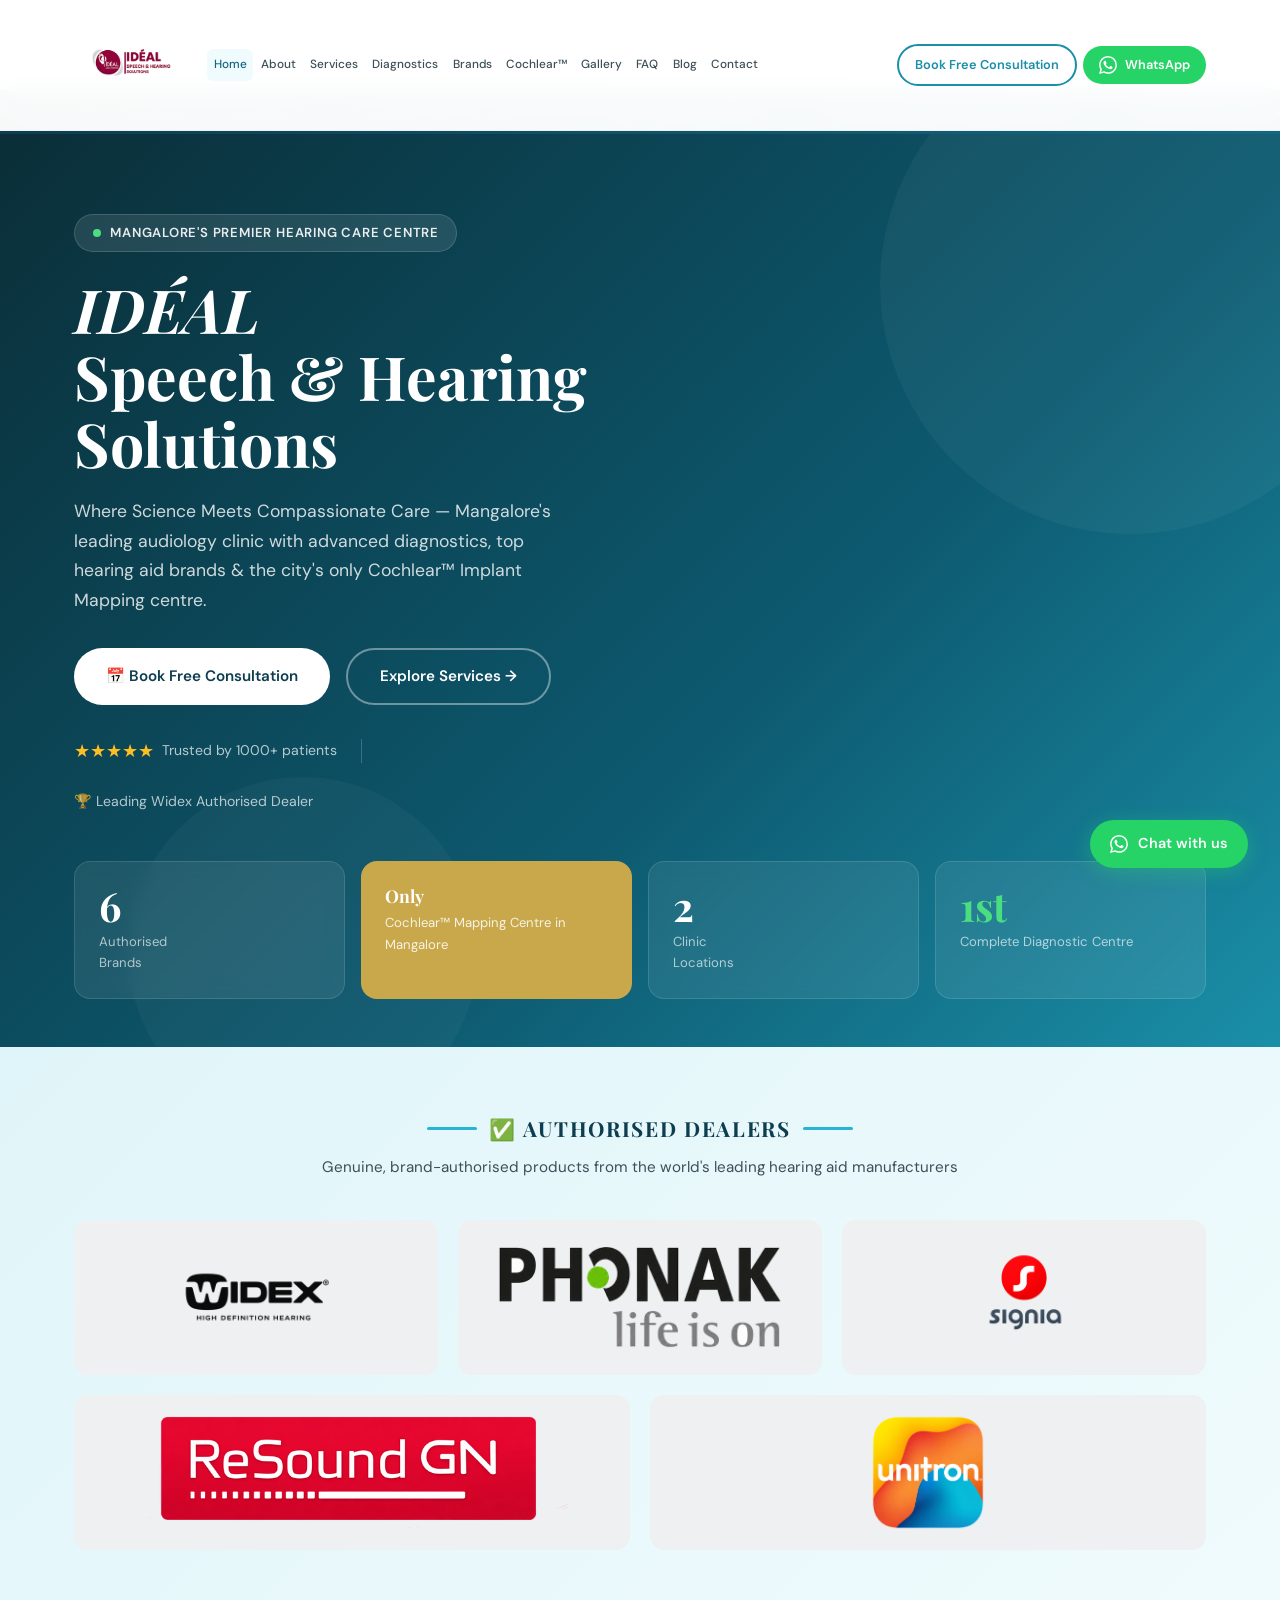
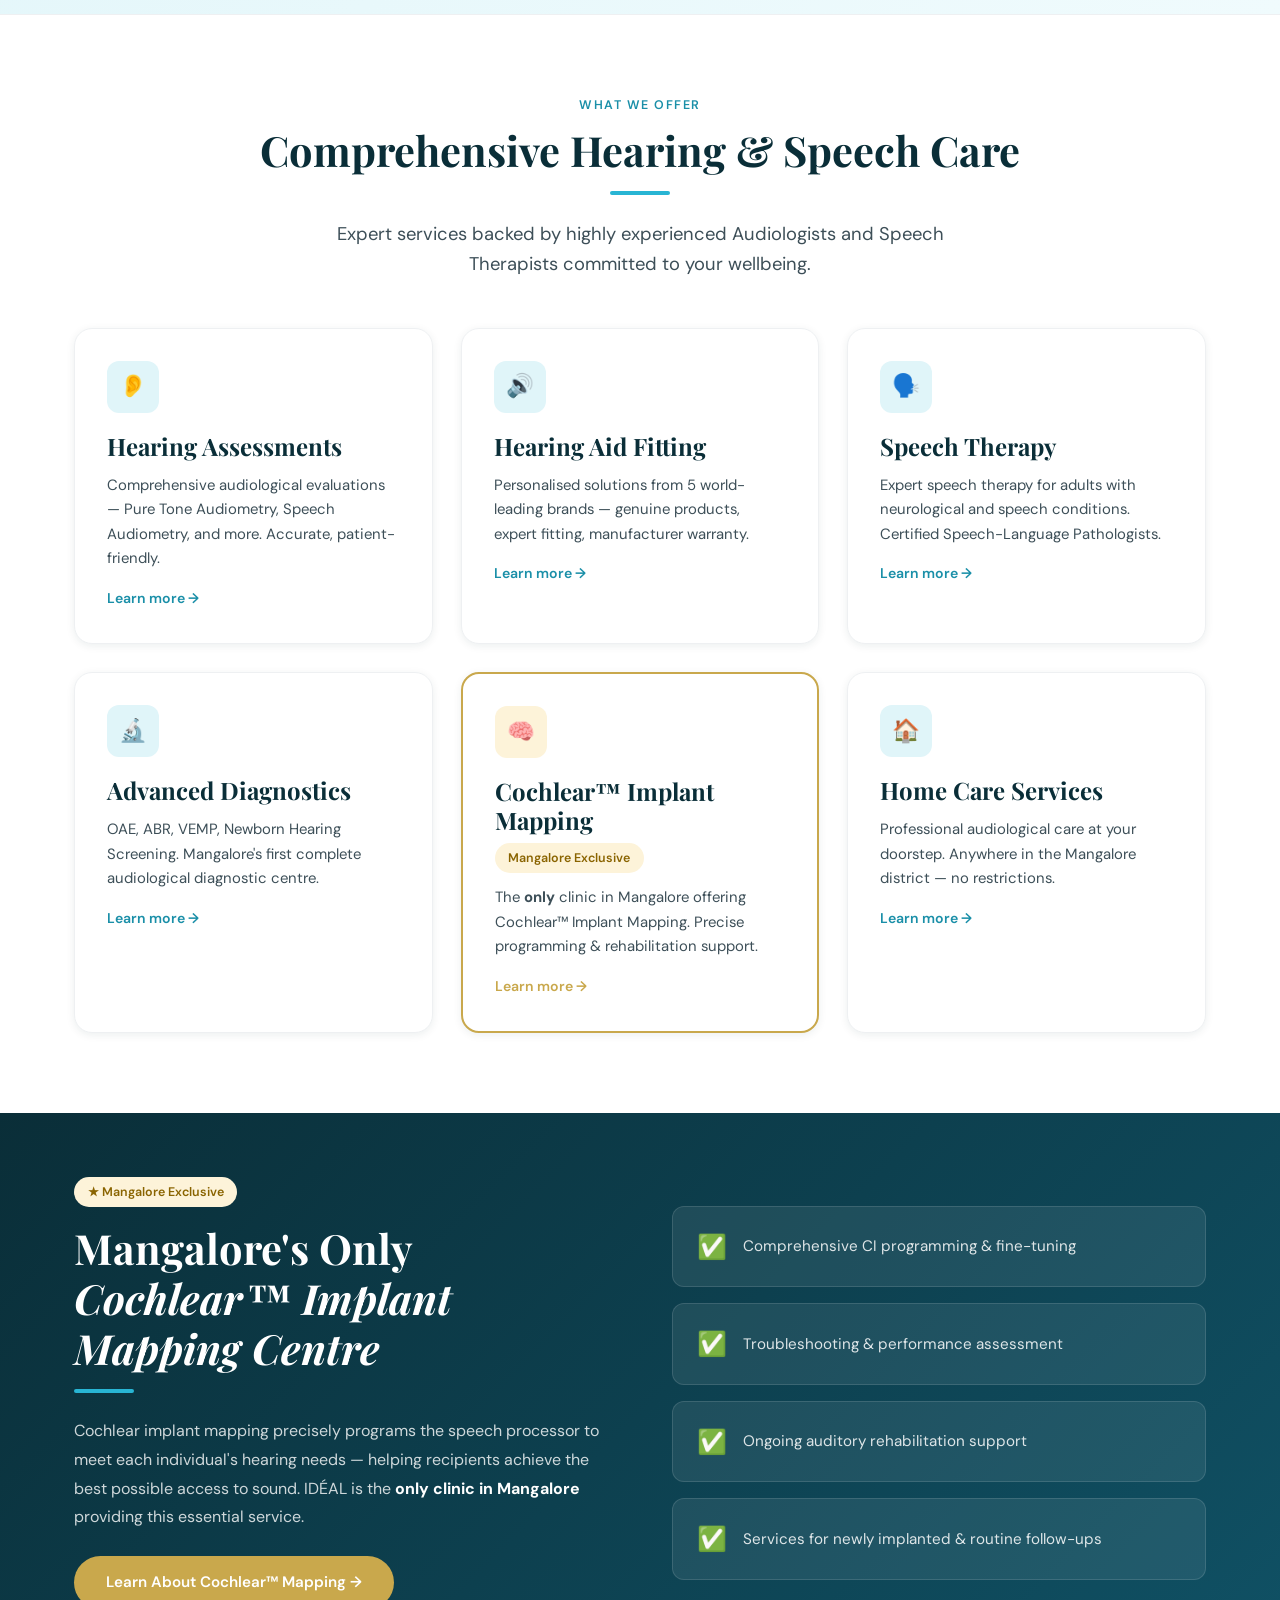
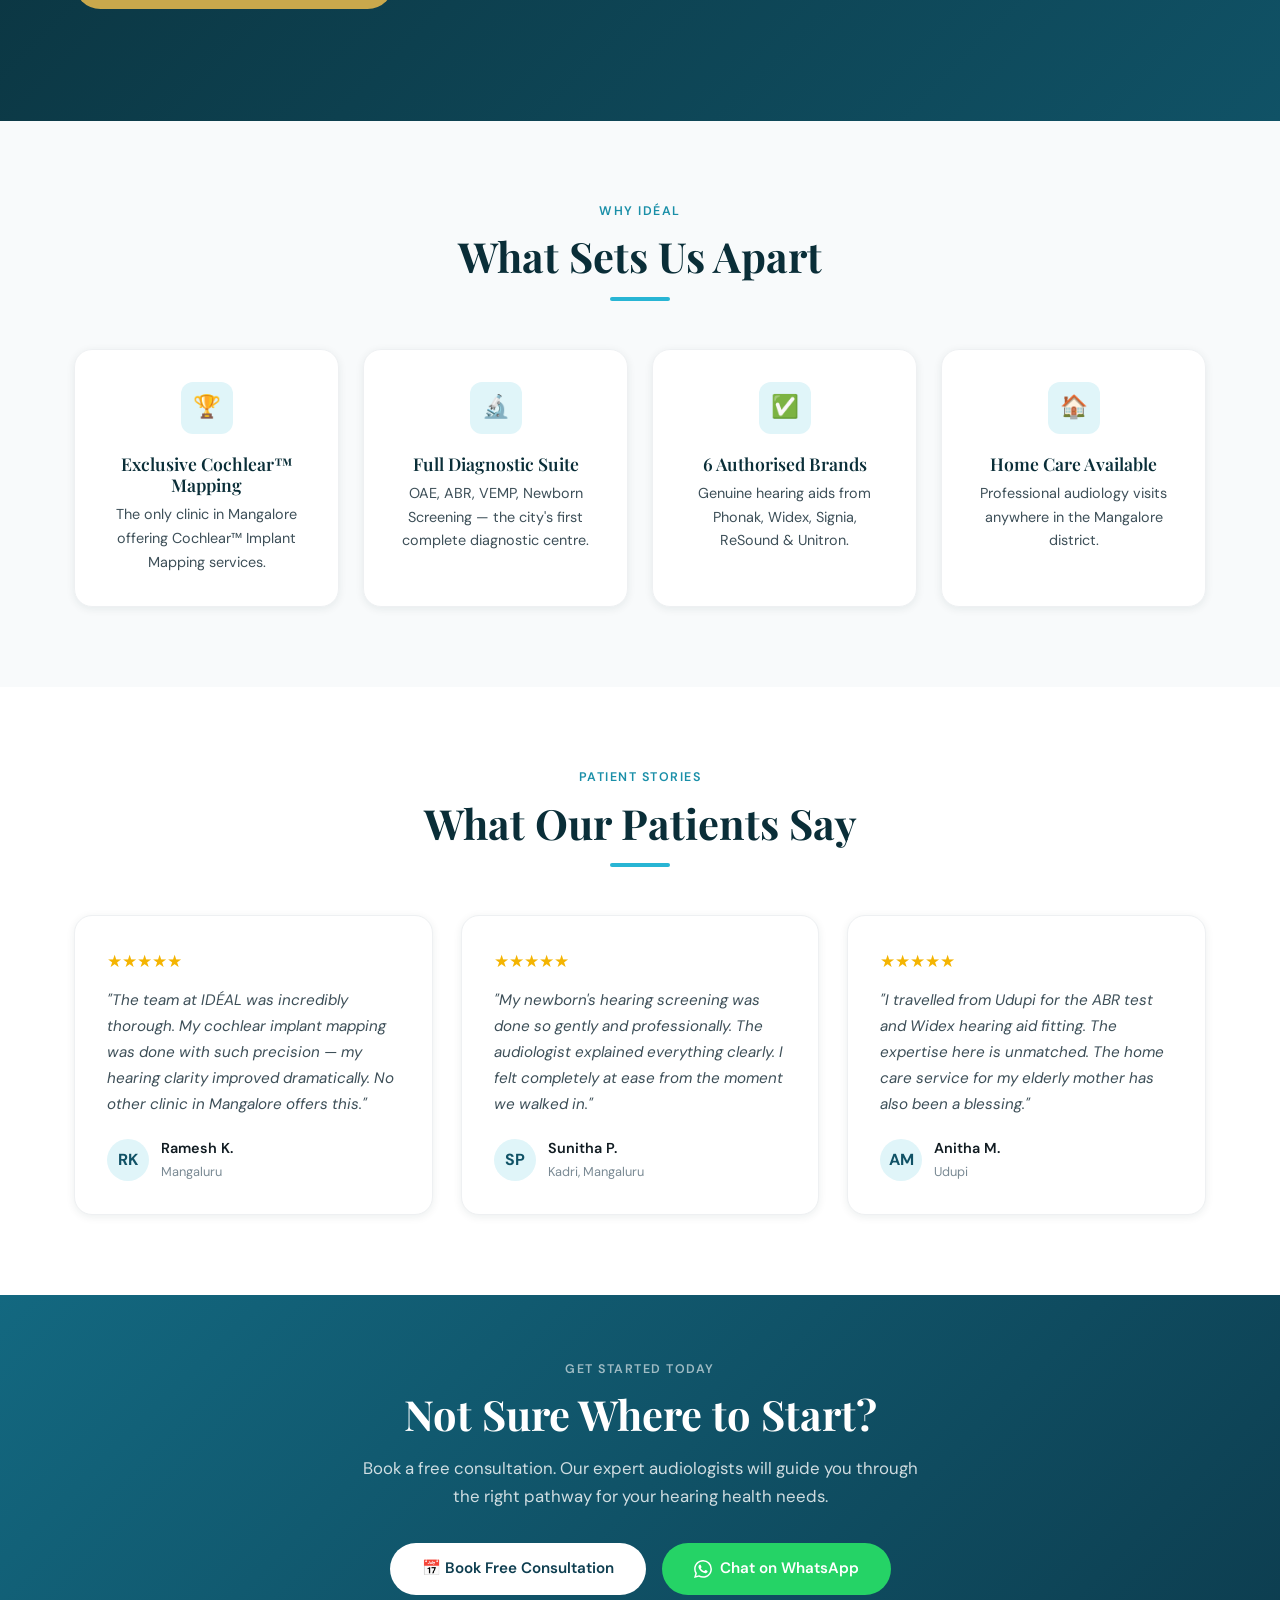
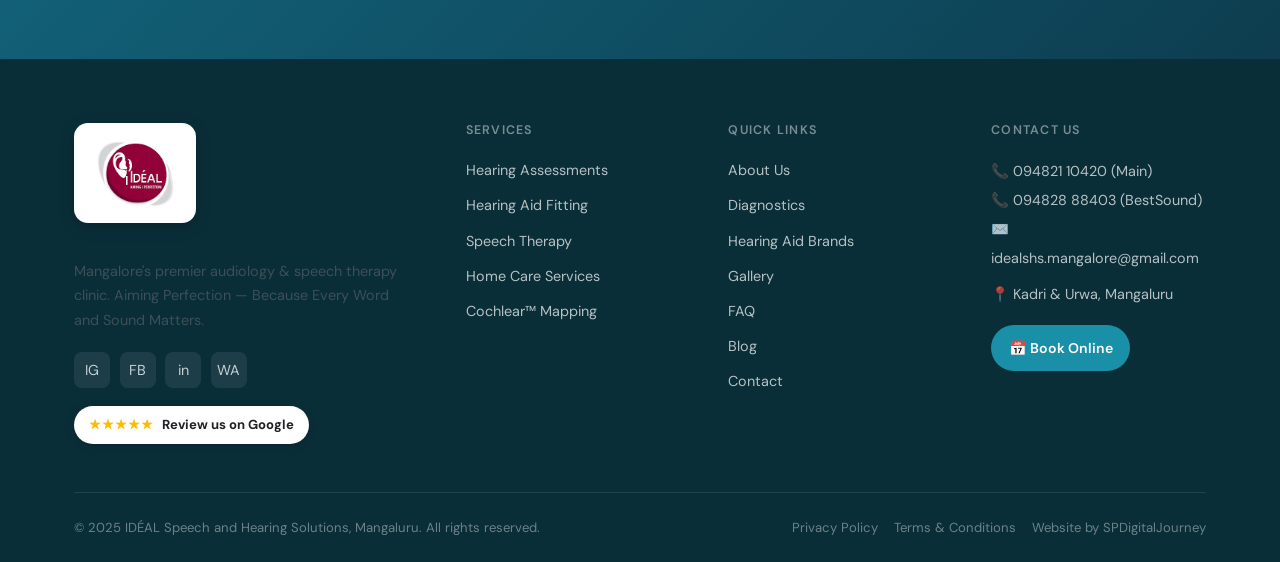
<file: index.html>
<!DOCTYPE html>
<html lang="en">
<head>
<meta charset="UTF-8">
<meta name="viewport" content="width=device-width,initial-scale=1.0">
<title>IDÉAL Speech & Hearing Solutions | Best Audiologist & Hearing Aid Centre Mangalore</title>
<meta name="description" content="IDÉAL Speech & Hearing Solutions — Mangalore's premier audiology clinic. Only Cochlear™ Implant Mapping centre. Authorised dealer for Phonak, Widex, Signia, ReSound & Unitron. Book a free consultation today.">
<meta name="keywords" content="audiologist Mangalore, hearing aid Mangalore, speech therapy Mangalore, Cochlear implant mapping Mangalore, OAE ABR VEMP test Mangalore, Phonak Widex Signia hearing aid, newborn hearing screening Mangalore, IDÉAL speech hearing Kadri, hearing loss Mangalore, best audiologist Mangalore">
<meta name="robots" content="index,follow">
<link rel="canonical" href="https://idealshs.com/">
<!-- Open Graph -->
<meta property="og:type" content="website">
<meta property="og:url" content="https://idealshs.com/">
<meta property="og:title" content="IDÉAL Speech & Hearing Solutions | Audiologist Mangalore">
<meta property="og:description" content="Mangalore's leading audiology clinic. Cochlear™ Implant Mapping. Authorised for Phonak, Widex, Signia, ReSound & Unitron. Book free consultation.">
<meta property="og:image" content="https://idealshs.com/og-image.jpg">
<meta property="og:locale" content="en_IN">
<!-- Twitter Card -->
<meta name="twitter:card" content="summary_large_image">
<meta name="twitter:title" content="IDÉAL Speech & Hearing Solutions | Audiologist Mangalore">
<meta name="twitter:description" content="Mangalore's leading audiology clinic. Only Cochlear™ Mapping centre. Free consultation.">
<!-- Schema.org -->
<script type="application/ld+json">
{
  "@context":"https://schema.org",
  "@type":"MedicalClinic",
  "name":"IDÉAL Speech and Hearing Solutions",
  "description":"Mangalore's premier audiology and speech therapy clinic. Authorised dealers for Phonak, Widex, Signia, ReSound, Unitron. Only Cochlear™ Implant Mapping centre in Mangalore.",
  "url":"https://idealshs.com",
  "telephone":"+919482110420",
  "email":"idealshs.mangalore@gmail.com",
  "address":{"@type":"PostalAddress","streetAddress":"No. 204, Indus Commercial Complex, Arya Samaj Rd, Kadri","addressLocality":"Mangaluru","addressRegion":"Karnataka","postalCode":"575003","addressCountry":"IN"},
  "geo":{"@type":"GeoCoordinates","latitude":12.8786,"longitude":74.8529},
  "openingHours":["Mo-Sa 09:00-19:00"],
  "medicalSpecialty":"Otolaryngology",
  "hasMap":"https://maps.google.com/?cid=7339975834892042304",
  "sameAs":["https://www.instagram.com/ideal_shs","https://www.facebook.com/people/Idéal-Speech-and-Hearing-Solutions/61573655292414/","https://www.linkedin.com/company/ideal-speech-and-hearing-solutions/"],
  "priceRange":"₹₹",
  "currenciesAccepted":"INR",
  "paymentAccepted":"Cash, UPI, Card"
}
</script>
<link rel="stylesheet" href="style.css">
</head>
<body>

<!-- NAVBAR -->
<nav class="navbar" id="navbar">
  <div class="container">
    <div class="navbar-inner">
      <a href="index.html" class="navbar-logo">
        <img src="logo.png" alt="IDÉAL Speech and Hearing Solutions">
      </a>
      <div class="nav-links"><a href="index.html" class="active">Home</a><a href="about.html">About</a><a href="services.html">Services</a><a href="diagnostics.html">Diagnostics</a><a href="brands.html">Brands</a><a href="cochlear.html">Cochlear™</a><a href="gallery.html">Gallery</a><a href="faq.html">FAQ</a><a href="blog.html">Blog</a><a href="contact.html">Contact</a></div>
      <div class="nav-cta">
        <a href="#" class="btn btn-outline btn-sm" data-modal="lead">Book Free Consultation</a>
        <a href="https://wa.me/919482110420" class="btn btn-wa btn-sm" target="_blank" rel="noopener">
          <svg viewBox="0 0 24 24" style="width:18px;height:18px;fill:currentColor"><path d="M17.472 14.382c-.297-.149-1.758-.867-2.03-.967-.273-.099-.471-.148-.67.15-.197.297-.767.966-.94 1.164-.173.199-.347.223-.644.075-.297-.15-1.255-.463-2.39-1.475-.883-.788-1.48-1.761-1.653-2.059-.173-.297-.018-.458.13-.606.134-.133.298-.347.446-.52.149-.174.198-.298.298-.497.099-.198.05-.371-.025-.52-.075-.149-.669-1.612-.916-2.207-.242-.579-.487-.5-.669-.51-.173-.008-.371-.01-.57-.01-.198 0-.52.074-.792.372-.272.297-1.04 1.016-1.04 2.479 0 1.462 1.065 2.875 1.213 3.074.149.198 2.096 3.2 5.077 4.487.709.306 1.262.489 1.694.625.712.227 1.36.195 1.871.118.571-.085 1.758-.719 2.006-1.413.248-.694.248-1.289.173-1.413-.074-.124-.272-.198-.57-.347m-5.421 7.403h-.004a9.87 9.87 0 01-5.031-1.378l-.361-.214-3.741.982.998-3.648-.235-.374a9.86 9.86 0 01-1.51-5.26c.001-5.45 4.436-9.884 9.888-9.884 2.64 0 5.122 1.03 6.988 2.898a9.825 9.825 0 012.893 6.994c-.003 5.45-4.437 9.884-9.885 9.884m8.413-18.297A11.815 11.815 0 0012.05 0C5.495 0 .16 5.335.157 11.892c0 2.096.547 4.142 1.588 5.945L.057 24l6.305-1.654a11.882 11.882 0 005.683 1.448h.005c6.554 0 11.89-5.335 11.893-11.893a11.821 11.821 0 00-3.48-8.413Z"/></svg>
          WhatsApp
        </a>
      </div>
      <button class="hamburger" aria-label="Toggle menu">
        <span></span><span></span><span></span>
      </button>
    </div>
  </div>
</nav>

<!-- MOBILE MENU -->
<div class="mobile-menu"><a href="index.html">Home</a><a href="about.html">About</a><a href="services.html">Services</a><a href="diagnostics.html">Diagnostics</a><a href="brands.html">Brands</a><a href="cochlear.html">Cochlear™</a><a href="gallery.html">Gallery</a><a href="faq.html">FAQ</a><a href="blog.html">Blog</a><a href="contact.html">Contact</a><a href="#" data-modal="lead" style="background:var(--teal-500);color:#fff;margin-top:.5rem">📅 Book Free Consultation</a></div>

<!-- MARQUEE STRIP -->
<div class="exclusive-strip" style="margin-top:90px">
  <div class="marquee-track">
    <div class="marquee-inner">
      <span>Only Cochlear™ Mapping Centre in Mangalore</span>
      <span>Authorised Dealer — Phonak · Widex · Signia · ReSound · Unitron</span>
      <span>City's First Complete Diagnostic Centre</span>
      <span>Advanced OAE · ABR · VEMP Testing</span>
      <span>Newborn Hearing Screening</span>
      <span>Home Visits — Anywhere in the District</span>
      <span>Wheelchair Accessible Clinic</span>
      <span>Free Consultation Available</span>
    </div>
    <div class="marquee-inner" aria-hidden="true">
      <span>Only Cochlear™ Mapping Centre in Mangalore</span>
      <span>Authorised Dealer — Phonak · Widex · Signia · ReSound · Unitron</span>
      <span>City's First Complete Diagnostic Centre</span>
      <span>Advanced OAE · ABR · VEMP Testing</span>
      <span>Newborn Hearing Screening</span>
      <span>Home Visits — Anywhere in the District</span>
      <span>Wheelchair Accessible Clinic</span>
      <span>Free Consultation Available</span>
    </div>
  </div>
</div>

<!-- HERO -->
<section class="hero-animate" style="background:linear-gradient(135deg,var(--teal-900) 0%,#0d5a70 60%,#1a8fa8 100%);padding:5rem 0 3rem;position:relative;overflow:hidden">
  <div style="position:absolute;top:-100px;right:-100px;width:500px;height:500px;border-radius:50%;background:rgba(255,255,255,.04)"></div>
  <div style="position:absolute;bottom:-80px;left:10%;width:350px;height:350px;border-radius:50%;background:rgba(255,255,255,.03)"></div>
  <div class="container" style="position:relative;z-index:1">
    <div class="hero-grid">
      <div>
        <div style="display:inline-flex;align-items:center;gap:.6rem;background:rgba(255,255,255,.1);border:1px solid rgba(255,255,255,.15);padding:.45rem 1.1rem;border-radius:50px;margin-bottom:1.5rem">
          <span style="width:8px;height:8px;background:#4ade80;border-radius:50%;animation:blink 1.5s infinite"></span>
          <span style="color:rgba(255,255,255,.9);font-size:.82rem;font-weight:600;letter-spacing:.06em">MANGALORE'S PREMIER HEARING CARE CENTRE</span>
        </div>
        <h1 style="color:#fff;font-size:clamp(2.2rem,5vw,3.8rem);margin-bottom:1.25rem;line-height:1.1">
          <em>IDÉAL</em><br>Speech &amp; Hearing<br>Solutions
        </h1>
        <p style="color:rgba(255,255,255,.8);font-size:1.1rem;max-width:500px;margin-bottom:2rem;line-height:1.7">
          Where Science Meets Compassionate Care — Mangalore's leading audiology clinic with advanced diagnostics, top hearing aid brands &amp; the city's only Cochlear™ Implant Mapping centre.
        </p>
        <div style="display:flex;gap:1rem;flex-wrap:wrap">
          <a href="#" class="btn btn-white" data-modal="lead">📅 Book Free Consultation</a>
          <a href="services.html" class="btn btn-outline" style="border-color:rgba(255,255,255,.4);color:#fff">Explore Services →</a>
        </div>
        <div style="display:flex;align-items:center;gap:1.5rem;margin-top:2rem;flex-wrap:wrap">
          <div style="display:flex;align-items:center;gap:.5rem">
            <span style="color:#fbbf24;font-size:1.1rem">★★★★★</span>
            <span style="color:rgba(255,255,255,.7);font-size:.88rem">Trusted by 1000+ patients</span>
          </div>
          <div style="width:1px;height:24px;background:rgba(255,255,255,.2)"></div>
          <span style="color:rgba(255,255,255,.7);font-size:.88rem">🏆 Leading Widex Authorised Dealer</span>
        </div>
      </div>
      <div class="hero-stats">
        <div class="hero-stat-card" style="background:rgba(255,255,255,.08);border:1px solid rgba(255,255,255,.12);border-radius:16px;padding:1.5rem;backdrop-filter:blur(8px)">
          <div style="font-family:var(--font-display);font-size:2.5rem;font-weight:700;color:#fff;line-height:1">6</div>
          <div style="font-size:.82rem;color:rgba(255,255,255,.65);margin-top:.3rem">Authorised<br>Brands</div>
        </div>
        <div style="background:var(--gold);border-radius:16px;padding:1.5rem">
          <div style="font-family:var(--font-display);font-size:1.1rem;font-weight:700;color:#fff;line-height:1.2">Only</div>
          <div style="font-size:.82rem;color:rgba(255,255,255,.85);margin-top:.4rem">Cochlear™ Mapping Centre in Mangalore</div>
        </div>
        <div style="background:rgba(255,255,255,.08);border:1px solid rgba(255,255,255,.12);border-radius:16px;padding:1.5rem;backdrop-filter:blur(8px)">
          <div style="font-family:var(--font-display);font-size:2.5rem;font-weight:700;color:#fff;line-height:1">2</div>
          <div style="font-size:.82rem;color:rgba(255,255,255,.65);margin-top:.3rem">Clinic<br>Locations</div>
        </div>
        <div style="background:rgba(255,255,255,.08);border:1px solid rgba(255,255,255,.12);border-radius:16px;padding:1.5rem;backdrop-filter:blur(8px)">
          <div style="font-family:var(--font-display);font-size:2.5rem;font-weight:700;color:#4ade80;line-height:1">1st</div>
          <div style="font-size:.82rem;color:rgba(255,255,255,.65);margin-top:.3rem">Complete Diagnostic Centre</div>
        </div>
      </div>
    </div>
  </div>
</section>
<style>@keyframes blink{0%,100%{opacity:1}50%{opacity:.4}}</style>

<!-- TRUST STRIP -->
<section style="background:linear-gradient(135deg,var(--teal-100),var(--teal-50));padding:4rem 0;border-bottom:1px solid var(--grey-100)">
  <div class="container">
    <div style="text-align:center;margin-bottom:2.5rem">
      <span style="display:inline-flex;align-items:center;gap:.75rem;font-size:1.3rem;font-weight:700;color:var(--teal-800);letter-spacing:.08em;text-transform:uppercase;font-family:var(--font-display)">
        <span style="width:50px;height:3px;background:var(--teal-400);display:inline-block;border-radius:2px"></span>
        ✅ Authorised Dealers
        <span style="width:50px;height:3px;background:var(--teal-400);display:inline-block;border-radius:2px"></span>
      </span>
      <p style="margin-top:.6rem;font-size:.95rem;color:var(--grey-700)">Genuine, brand-authorised products from the world's leading hearing aid manufacturers</p>
    </div>
    <div class="dealer-grid">
      <div class="dealer-card" style="justify-content:center">
        <img src="widex-logo.png" alt="Widex">
      </div>
      <div class="dealer-card" style="justify-content:center">
        <img src="phonak-logo.png" alt="Phonak">
      </div>
      <div class="dealer-card" style="justify-content:center">
        <img src="signia-logo.png" alt="Signia">
      </div>
      <div class="dealer-card" style="justify-content:center">
        <img src="resound-logo.png" alt="GN ReSound">
      </div>
      <div class="dealer-card" style="justify-content:center">
        <img src="unitron-logo.png" alt="Unitron">
      </div>
    </div>
  </div>
</section>

<!-- SERVICES PREVIEW -->
<section class="section">
  <div class="container">
    <div class="section-header text-center">
      <span class="section-label">What We Offer</span>
      <h2>Comprehensive Hearing &amp; Speech Care</h2>
      <div class="divider divider-center"></div>
      <p class="lead" style="margin:0 auto">Expert services backed by highly experienced Audiologists and Speech Therapists committed to your wellbeing.</p>
    </div>
    <div class="grid-3">
      <a href="services.html" class="card" style="text-decoration:none">
        <div class="card-icon">👂</div>
        <h3>Hearing Assessments</h3>
        <p style="margin-top:.75rem;font-size:.93rem">Comprehensive audiological evaluations — Pure Tone Audiometry, Speech Audiometry, and more. Accurate, patient-friendly.</p>
        <span style="color:var(--teal-500);font-size:.88rem;font-weight:600;margin-top:1rem;display:inline-block">Learn more →</span>
      </a>
      <a href="services.html" class="card" style="text-decoration:none">
        <div class="card-icon">🔊</div>
        <h3>Hearing Aid Fitting</h3>
        <p style="margin-top:.75rem;font-size:.93rem">Personalised solutions from 5 world-leading brands — genuine products, expert fitting, manufacturer warranty.</p>
        <span style="color:var(--teal-500);font-size:.88rem;font-weight:600;margin-top:1rem;display:inline-block">Learn more →</span>
      </a>
      <a href="services.html" class="card" style="text-decoration:none">
        <div class="card-icon">🗣️</div>
        <h3>Speech Therapy</h3>
        <p style="margin-top:.75rem;font-size:.93rem">Expert speech therapy for adults with neurological and speech conditions. Certified Speech-Language Pathologists.</p>
        <span style="color:var(--teal-500);font-size:.88rem;font-weight:600;margin-top:1rem;display:inline-block">Learn more →</span>
      </a>
      <a href="diagnostics.html" class="card" style="text-decoration:none">
        <div class="card-icon">🔬</div>
        <h3>Advanced Diagnostics</h3>
        <p style="margin-top:.75rem;font-size:.93rem">OAE, ABR, VEMP, Newborn Hearing Screening. Mangalore's first complete audiological diagnostic centre.</p>
        <span style="color:var(--teal-500);font-size:.88rem;font-weight:600;margin-top:1rem;display:inline-block">Learn more →</span>
      </a>
      <a href="cochlear.html" class="card" style="text-decoration:none;border:2px solid var(--gold)">
        <div class="card-icon" style="background:#fdf3d9">🧠</div>
        <div style="display:flex;align-items:center;gap:.6rem;margin-bottom:.5rem">
          <h3>Cochlear™ Implant Mapping</h3>
        </div>
        <span class="badge badge-gold" style="margin-bottom:.75rem">Mangalore Exclusive</span>
        <p style="font-size:.93rem">The <strong>only</strong> clinic in Mangalore offering Cochlear™ Implant Mapping. Precise programming &amp; rehabilitation support.</p>
        <span style="color:var(--gold);font-size:.88rem;font-weight:600;margin-top:1rem;display:inline-block">Learn more →</span>
      </a>
      <a href="services.html" class="card" style="text-decoration:none">
        <div class="card-icon">🏠</div>
        <h3>Home Care Services</h3>
        <p style="margin-top:.75rem;font-size:.93rem">Professional audiological care at your doorstep. Anywhere in the Mangalore district — no restrictions.</p>
        <span style="color:var(--teal-500);font-size:.88rem;font-weight:600;margin-top:1rem;display:inline-block">Learn more →</span>
      </a>
    </div>
  </div>
</section>

<!-- COCHLEAR EXCLUSIVE BANNER -->
<section style="background:linear-gradient(135deg,var(--teal-900),var(--teal-700));padding:4rem 0">
  <div class="container">
    <div class="hero-grid">
      <div>
        <span class="badge badge-gold" style="margin-bottom:1rem">★ Mangalore Exclusive</span>
        <h2 style="color:#fff;margin-bottom:1rem">Mangalore's Only<br><em>Cochlear™ Implant<br>Mapping Centre</em></h2>
        <div class="divider"></div>
        <p style="color:rgba(255,255,255,.8);margin-bottom:1.5rem;line-height:1.8">
          Cochlear implant mapping precisely programs the speech processor to meet each individual's hearing needs — helping recipients achieve the best possible access to sound. IDÉAL is the <strong style="color:#fff">only clinic in Mangalore</strong> providing this essential service.
        </p>
        <a href="cochlear.html" class="btn btn-gold">Learn About Cochlear™ Mapping →</a>
      </div>
      <div style="display:flex;flex-direction:column;gap:1rem">
        <div style="background:rgba(255,255,255,.08);border:1px solid rgba(255,255,255,.12);border-radius:12px;padding:1.25rem 1.5rem;display:flex;align-items:center;gap:1rem">
          <span style="font-size:1.5rem">✅</span>
          <span style="color:rgba(255,255,255,.85);font-size:.95rem">Comprehensive CI programming &amp; fine-tuning</span>
        </div>
        <div style="background:rgba(255,255,255,.08);border:1px solid rgba(255,255,255,.12);border-radius:12px;padding:1.25rem 1.5rem;display:flex;align-items:center;gap:1rem">
          <span style="font-size:1.5rem">✅</span>
          <span style="color:rgba(255,255,255,.85);font-size:.95rem">Troubleshooting &amp; performance assessment</span>
        </div>
        <div style="background:rgba(255,255,255,.08);border:1px solid rgba(255,255,255,.12);border-radius:12px;padding:1.25rem 1.5rem;display:flex;align-items:center;gap:1rem">
          <span style="font-size:1.5rem">✅</span>
          <span style="color:rgba(255,255,255,.85);font-size:.95rem">Ongoing auditory rehabilitation support</span>
        </div>
        <div style="background:rgba(255,255,255,.08);border:1px solid rgba(255,255,255,.12);border-radius:12px;padding:1.25rem 1.5rem;display:flex;align-items:center;gap:1rem">
          <span style="font-size:1.5rem">✅</span>
          <span style="color:rgba(255,255,255,.85);font-size:.95rem">Services for newly implanted &amp; routine follow-ups</span>
        </div>
      </div>
    </div>
  </div>
</section>

<!-- WHY CHOOSE US -->
<section class="section section-alt">
  <div class="container">
    <div class="section-header text-center">
      <span class="section-label">Why IDÉAL</span>
      <h2>What Sets Us Apart</h2>
      <div class="divider divider-center"></div>
    </div>
    <div class="grid-4">
      <div class="card text-center">
        <div class="card-icon" style="margin:0 auto 1.2rem">🏆</div>
        <h4>Exclusive Cochlear™ Mapping</h4>
        <p style="font-size:.9rem;margin-top:.5rem">The only clinic in Mangalore offering Cochlear™ Implant Mapping services.</p>
      </div>
      <div class="card text-center">
        <div class="card-icon" style="margin:0 auto 1.2rem">🔬</div>
        <h4>Full Diagnostic Suite</h4>
        <p style="font-size:.9rem;margin-top:.5rem">OAE, ABR, VEMP, Newborn Screening — the city's first complete diagnostic centre.</p>
      </div>
      <div class="card text-center">
        <div class="card-icon" style="margin:0 auto 1.2rem">✅</div>
        <h4>6 Authorised Brands</h4>
        <p style="font-size:.9rem;margin-top:.5rem">Genuine hearing aids from Phonak, Widex, Signia, ReSound &amp; Unitron.</p>
      </div>
      <div class="card text-center">
        <div class="card-icon" style="margin:0 auto 1.2rem">🏠</div>
        <h4>Home Care Available</h4>
        <p style="font-size:.9rem;margin-top:.5rem">Professional audiology visits anywhere in the Mangalore district.</p>
      </div>
    </div>
  </div>
</section>

<!-- TESTIMONIALS -->
<section class="section">
  <div class="container">
    <div class="section-header text-center">
      <span class="section-label">Patient Stories</span>
      <h2>What Our Patients Say</h2>
      <div class="divider divider-center"></div>
    </div>
    <div class="grid-3">
      <div class="testimonial-card">
        <div class="stars">★★★★★</div>
        <blockquote>"The team at IDÉAL was incredibly thorough. My cochlear implant mapping was done with such precision — my hearing clarity improved dramatically. No other clinic in Mangalore offers this."</blockquote>
        <div class="t-author"><div class="t-avatar">RK</div><div><div class="t-name">Ramesh K.</div><div class="t-loc">Mangaluru</div></div></div>
      </div>
      <div class="testimonial-card">
        <div class="stars">★★★★★</div>
        <blockquote>"My newborn's hearing screening was done so gently and professionally. The audiologist explained everything clearly. I felt completely at ease from the moment we walked in."</blockquote>
        <div class="t-author"><div class="t-avatar">SP</div><div><div class="t-name">Sunitha P.</div><div class="t-loc">Kadri, Mangaluru</div></div></div>
      </div>
      <div class="testimonial-card">
        <div class="stars">★★★★★</div>
        <blockquote>"I travelled from Udupi for the ABR test and Widex hearing aid fitting. The expertise here is unmatched. The home care service for my elderly mother has also been a blessing."</blockquote>
        <div class="t-author"><div class="t-avatar">AM</div><div><div class="t-name">Anitha M.</div><div class="t-loc">Udupi</div></div></div>
      </div>
    </div>
  </div>
</section>

<!-- LEAD CAPTURE CTA -->
<section style="background:linear-gradient(135deg,var(--teal-600),var(--teal-800));padding:4rem 0">
  <div class="container text-center">
    <span class="section-label" style="color:rgba(255,255,255,.6)">Get Started Today</span>
    <h2 style="color:#fff;margin-bottom:1rem">Not Sure Where to Start?</h2>
    <p style="color:rgba(255,255,255,.8);max-width:560px;margin:0 auto 2rem;font-size:1.05rem">Book a free consultation. Our expert audiologists will guide you through the right pathway for your hearing health needs.</p>
    <div style="display:flex;gap:1rem;justify-content:center;flex-wrap:wrap">
      <a href="#" class="btn btn-white" data-modal="lead">📅 Book Free Consultation</a>
      <a href="https://wa.me/919482110420?text=Hello+IDÉAL!+I'd+like+to+book+a+free+consultation." class="btn btn-wa" target="_blank">
        <svg viewBox="0 0 24 24" style="width:18px;height:18px;fill:currentColor"><path d="M17.472 14.382c-.297-.149-1.758-.867-2.03-.967-.273-.099-.471-.148-.67.15-.197.297-.767.966-.94 1.164-.173.199-.347.223-.644.075-.297-.15-1.255-.463-2.39-1.475-.883-.788-1.48-1.761-1.653-2.059-.173-.297-.018-.458.13-.606.134-.133.298-.347.446-.52.149-.174.198-.298.298-.497.099-.198.05-.371-.025-.52-.075-.149-.669-1.612-.916-2.207-.242-.579-.487-.5-.669-.51-.173-.008-.371-.01-.57-.01-.198 0-.52.074-.792.372-.272.297-1.04 1.016-1.04 2.479 0 1.462 1.065 2.875 1.213 3.074.149.198 2.096 3.2 5.077 4.487.709.306 1.262.489 1.694.625.712.227 1.36.195 1.871.118.571-.085 1.758-.719 2.006-1.413.248-.694.248-1.289.173-1.413-.074-.124-.272-.198-.57-.347m-5.421 7.403h-.004a9.87 9.87 0 01-5.031-1.378l-.361-.214-3.741.982.998-3.648-.235-.374a9.86 9.86 0 01-1.51-5.26c.001-5.45 4.436-9.884 9.888-9.884 2.64 0 5.122 1.03 6.988 2.898a9.825 9.825 0 012.893 6.994c-.003 5.45-4.437 9.884-9.885 9.884m8.413-18.297A11.815 11.815 0 0012.05 0C5.495 0 .16 5.335.157 11.892c0 2.096.547 4.142 1.588 5.945L.057 24l6.305-1.654a11.882 11.882 0 005.683 1.448h.005c6.554 0 11.89-5.335 11.893-11.893a11.821 11.821 0 00-3.48-8.413Z"/></svg>
        Chat on WhatsApp
      </a>
    </div>
  </div>
</section>

<!-- FOOTER -->
<footer class="footer">
  <div class="container">
    <div class="footer-grid">
      <div class="footer-brand">
        <div style="display:flex;align-items:center;gap:.75rem;margin-bottom:1rem">
          <img src="logo-icon.png" alt="IDÉAL Speech and Hearing Solutions" class="footer-logo">
        </div>
        <p>Mangalore's premier audiology &amp; speech therapy clinic. Aiming Perfection — Because Every Word and Sound Matters.</p>
        <div class="footer-social">
          <a href="https://www.instagram.com/ideal_shs" target="_blank" rel="noopener" title="Instagram">IG</a>
          <a href="https://www.facebook.com/people/Id%C3%A9al-Speech-and-Hearing-Solutions/61573655292414/" target="_blank" rel="noopener" title="Facebook">FB</a>
          <a href="https://www.linkedin.com/company/ideal-speech-and-hearing-solutions/" target="_blank" rel="noopener" title="LinkedIn">in</a>
          <a href="https://wa.me/919482110420" target="_blank" rel="noopener" title="WhatsApp">WA</a>
        </div><a href="https://g.page/r/CUAIKrfOPGJlEBM/review" target="_blank" rel="noopener" aria-label="Review us on Google" style="display:inline-flex;align-items:center;gap:.5rem;margin-top:1.1rem;background:#fff;color:#202124;padding:.5rem .95rem;border-radius:50px;font-size:.82rem;font-weight:700;box-shadow:0 2px 10px rgba(0,0,0,.18)"><span style="color:#fbbc05;letter-spacing:1px">★★★★★</span> Review us on Google</a>
      </div>
      <div>
        <h4>Services</h4>
        <ul>
          <li><a href="services.html">Hearing Assessments</a></li>
          <li><a href="services.html">Hearing Aid Fitting</a></li>
          <li><a href="services.html">Speech Therapy</a></li>
          <li><a href="services.html">Home Care Services</a></li>
          <li><a href="cochlear.html">Cochlear™ Mapping</a></li>
        </ul>
      </div>
      <div>
        <h4>Quick Links</h4>
        <ul>
          <li><a href="about.html">About Us</a></li>
          <li><a href="diagnostics.html">Diagnostics</a></li>
          <li><a href="brands.html">Hearing Aid Brands</a></li>
          <li><a href="gallery.html">Gallery</a></li>
          <li><a href="faq.html">FAQ</a></li>
          <li><a href="blog.html">Blog</a></li>
          <li><a href="contact.html">Contact</a></li>
        </ul>
      </div>
      <div class="footer-contact">
        <h4>Contact Us</h4>
        <a href="tel:+919482110420">📞 094821 10420 (Main)</a>
        <a href="tel:+919482888403">📞 094828 88403 (BestSound)</a>
        <a href="mailto:idealshs.mangalore@gmail.com">✉️ idealshs.mangalore@gmail.com</a>
        <a href="contact.html" style="margin-top:.5rem;display:block">📍 Kadri &amp; Urwa, Mangaluru</a>
        <a href="https://idealspeechandhearing.setmore.com/idealspeechandhearing" target="_blank" rel="noopener" style="margin-top:1rem;display:inline-flex;align-items:center;gap:.5rem;background:var(--teal-500);color:#fff;padding:.55rem 1.1rem;border-radius:50px;font-size:.88rem;font-weight:600">📅 Book Online</a>
      </div>
    </div>
    <div class="footer-bottom">
      <span>© 2025 IDÉAL Speech and Hearing Solutions, Mangaluru. All rights reserved.</span>
      <div style="display:flex;gap:1rem;flex-wrap:wrap">
        <a href="#">Privacy Policy</a>
        <a href="#">Terms &amp; Conditions</a>
        <a href="https://spdigitaljourney.github.io" target="_blank" rel="noopener">Website by SPDigitalJourney</a>
      </div>
    </div>
  </div>
</footer>

<!-- WHATSAPP FLOAT -->
<div class="wa-float">
  <a href="https://wa.me/919482110420?text=Hello+IDÉAL!+I'd+like+to+enquire+about+your+services." class="wa-bubble" target="_blank" rel="noopener">
    <svg viewBox="0 0 24 24" style="width:18px;height:18px;fill:currentColor"><path d="M17.472 14.382c-.297-.149-1.758-.867-2.03-.967-.273-.099-.471-.148-.67.15-.197.297-.767.966-.94 1.164-.173.199-.347.223-.644.075-.297-.15-1.255-.463-2.39-1.475-.883-.788-1.48-1.761-1.653-2.059-.173-.297-.018-.458.13-.606.134-.133.298-.347.446-.52.149-.174.198-.298.298-.497.099-.198.05-.371-.025-.52-.075-.149-.669-1.612-.916-2.207-.242-.579-.487-.5-.669-.51-.173-.008-.371-.01-.57-.01-.198 0-.52.074-.792.372-.272.297-1.04 1.016-1.04 2.479 0 1.462 1.065 2.875 1.213 3.074.149.198 2.096 3.2 5.077 4.487.709.306 1.262.489 1.694.625.712.227 1.36.195 1.871.118.571-.085 1.758-.719 2.006-1.413.248-.694.248-1.289.173-1.413-.074-.124-.272-.198-.57-.347m-5.421 7.403h-.004a9.87 9.87 0 01-5.031-1.378l-.361-.214-3.741.982.998-3.648-.235-.374a9.86 9.86 0 01-1.51-5.26c.001-5.45 4.436-9.884 9.888-9.884 2.64 0 5.122 1.03 6.988 2.898a9.825 9.825 0 012.893 6.994c-.003 5.45-4.437 9.884-9.885 9.884m8.413-18.297A11.815 11.815 0 0012.05 0C5.495 0 .16 5.335.157 11.892c0 2.096.547 4.142 1.588 5.945L.057 24l6.305-1.654a11.882 11.882 0 005.683 1.448h.005c6.554 0 11.89-5.335 11.893-11.893a11.821 11.821 0 00-3.48-8.413Z"/></svg>
    <span>Chat with us</span>
  </a>
</div>

<!-- LEAD CAPTURE MODAL -->
<div class="modal-overlay" id="leadModal">
  <div class="modal-box">
    <button class="modal-close" aria-label="Close">✕</button>
    <div style="text-align:center;margin-bottom:1.5rem">
      <div style="width:56px;height:56px;background:var(--teal-100);border-radius:50%;display:flex;align-items:center;justify-content:center;font-size:1.5rem;margin:0 auto .75rem">📅</div>
      <h3 style="font-size:1.4rem">Book Your Free Consultation</h3>
      <p style="font-size:.9rem;margin-top:.3rem">Fill in your details and we'll connect you via WhatsApp.</p>
    </div>
    <form id="leadForm">
      <div class="form-group">
        <label for="lf-name">Your Name *</label>
        <input type="text" id="lf-name" placeholder="e.g. Ramesh Kumar" required>
      </div>
      <div class="form-group">
        <label for="lf-phone">Phone Number *</label>
        <input type="tel" id="lf-phone" placeholder="+91 98765 43210" required>
      </div>
      <div class="form-group">
        <label for="lf-service">I'm interested in</label>
        <select id="lf-service">
          <option value="Hearing Test">Hearing Test</option>
          <option value="Hearing Aid Fitting">Hearing Aid Fitting</option>
          <option value="Cochlear™ Implant Mapping">Cochlear™ Implant Mapping</option>
          <option value="Speech Therapy">Speech Therapy</option>
          <option value="Newborn Hearing Screening">Newborn Hearing Screening</option>
          <option value="OAE / ABR / VEMP Test">OAE / ABR / VEMP Test</option>
          <option value="Home Care Service">Home Care Service</option>
          <option value="General Enquiry">General Enquiry</option>
        </select>
      </div>
      <button type="submit" class="btn btn-wa" style="width:100%;justify-content:center;font-size:1rem">
        <svg viewBox="0 0 24 24" style="width:18px;height:18px;fill:currentColor"><path d="M17.472 14.382c-.297-.149-1.758-.867-2.03-.967-.273-.099-.471-.148-.67.15-.197.297-.767.966-.94 1.164-.173.199-.347.223-.644.075-.297-.15-1.255-.463-2.39-1.475-.883-.788-1.48-1.761-1.653-2.059-.173-.297-.018-.458.13-.606.134-.133.298-.347.446-.52.149-.174.198-.298.298-.497.099-.198.05-.371-.025-.52-.075-.149-.669-1.612-.916-2.207-.242-.579-.487-.5-.669-.51-.173-.008-.371-.01-.57-.01-.198 0-.52.074-.792.372-.272.297-1.04 1.016-1.04 2.479 0 1.462 1.065 2.875 1.213 3.074.149.198 2.096 3.2 5.077 4.487.709.306 1.262.489 1.694.625.712.227 1.36.195 1.871.118.571-.085 1.758-.719 2.006-1.413.248-.694.248-1.289.173-1.413-.074-.124-.272-.198-.57-.347m-5.421 7.403h-.004a9.87 9.87 0 01-5.031-1.378l-.361-.214-3.741.982.998-3.648-.235-.374a9.86 9.86 0 01-1.51-5.26c.001-5.45 4.436-9.884 9.888-9.884 2.64 0 5.122 1.03 6.988 2.898a9.825 9.825 0 012.893 6.994c-.003 5.45-4.437 9.884-9.885 9.884m8.413-18.297A11.815 11.815 0 0012.05 0C5.495 0 .16 5.335.157 11.892c0 2.096.547 4.142 1.588 5.945L.057 24l6.305-1.654a11.882 11.882 0 005.683 1.448h.005c6.554 0 11.89-5.335 11.893-11.893a11.821 11.821 0 00-3.48-8.413Z"/></svg>
        Send via WhatsApp
      </button>
      <p style="text-align:center;font-size:.8rem;color:var(--grey-500);margin-top:.75rem">🔒 Your details are private and never shared.</p>
    </form>
  </div>
</div>

<script src="main.js"></script>
</body>
</html>
</file>
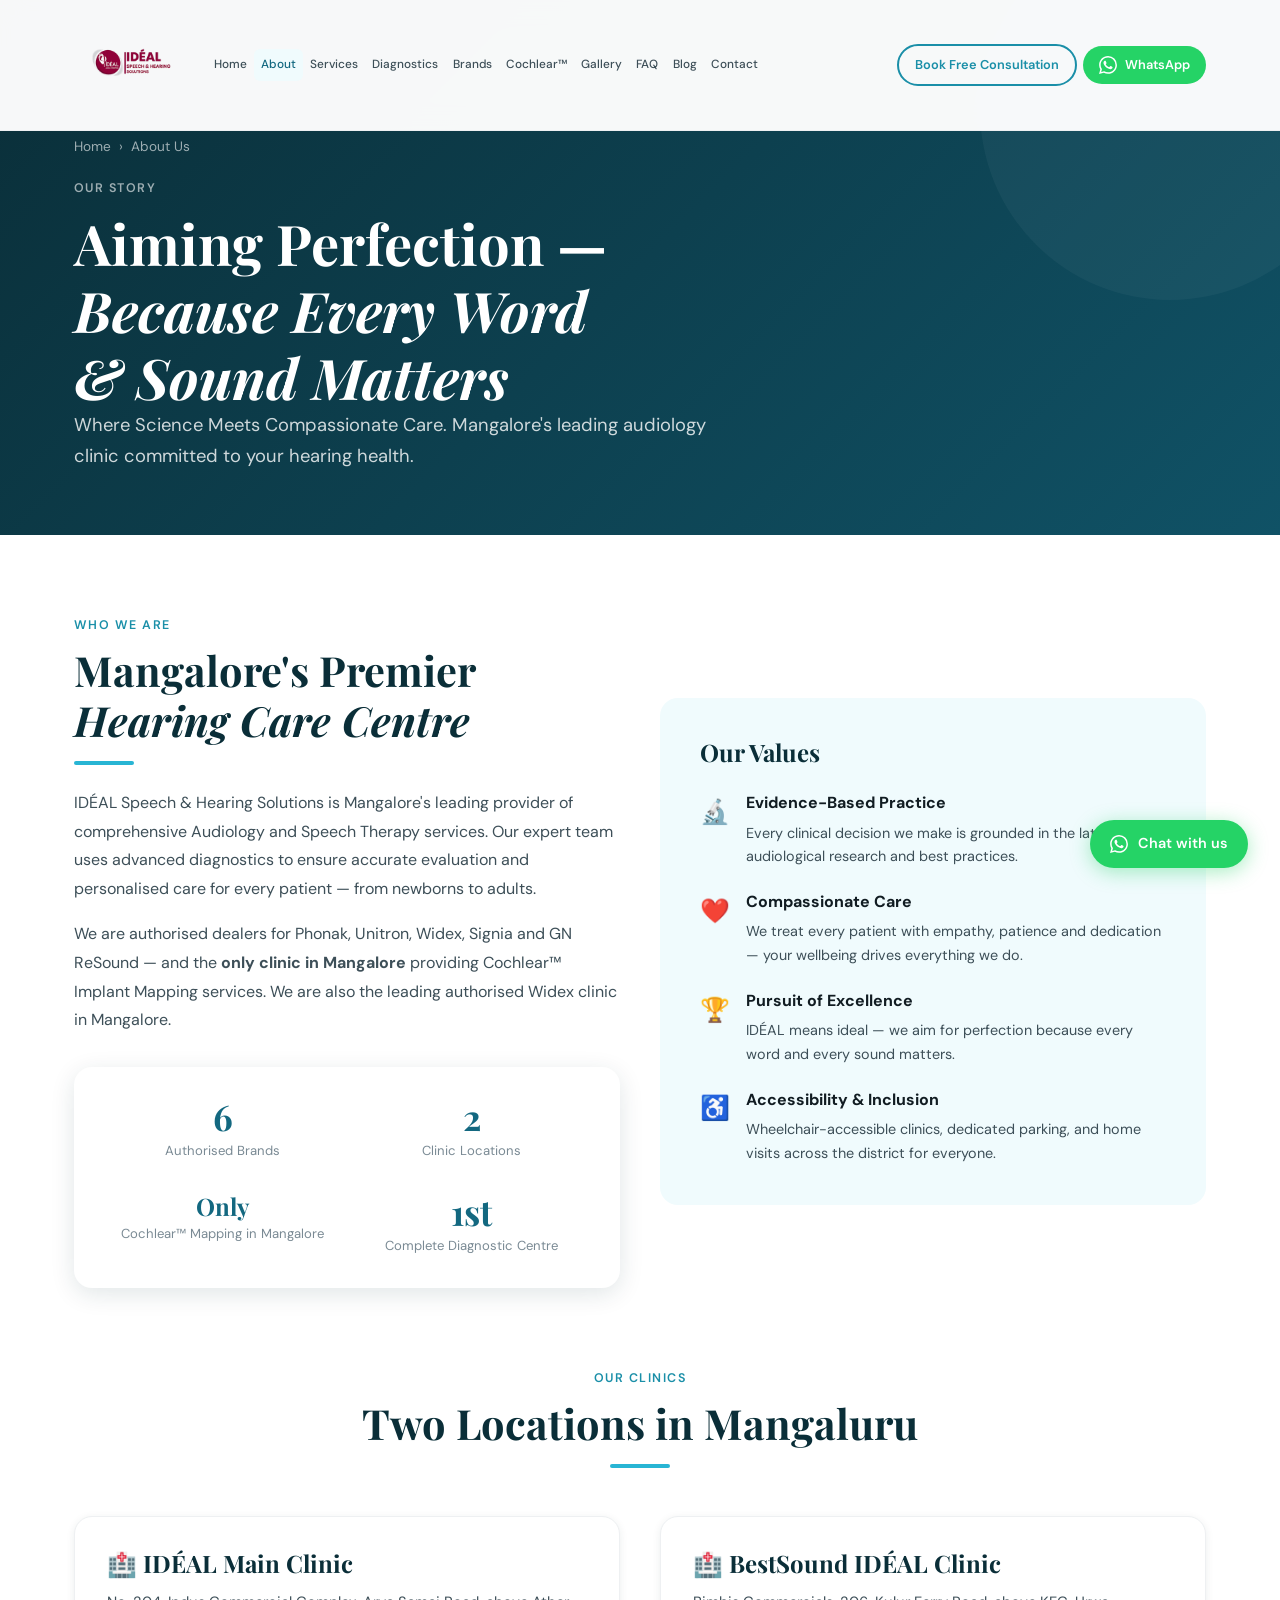
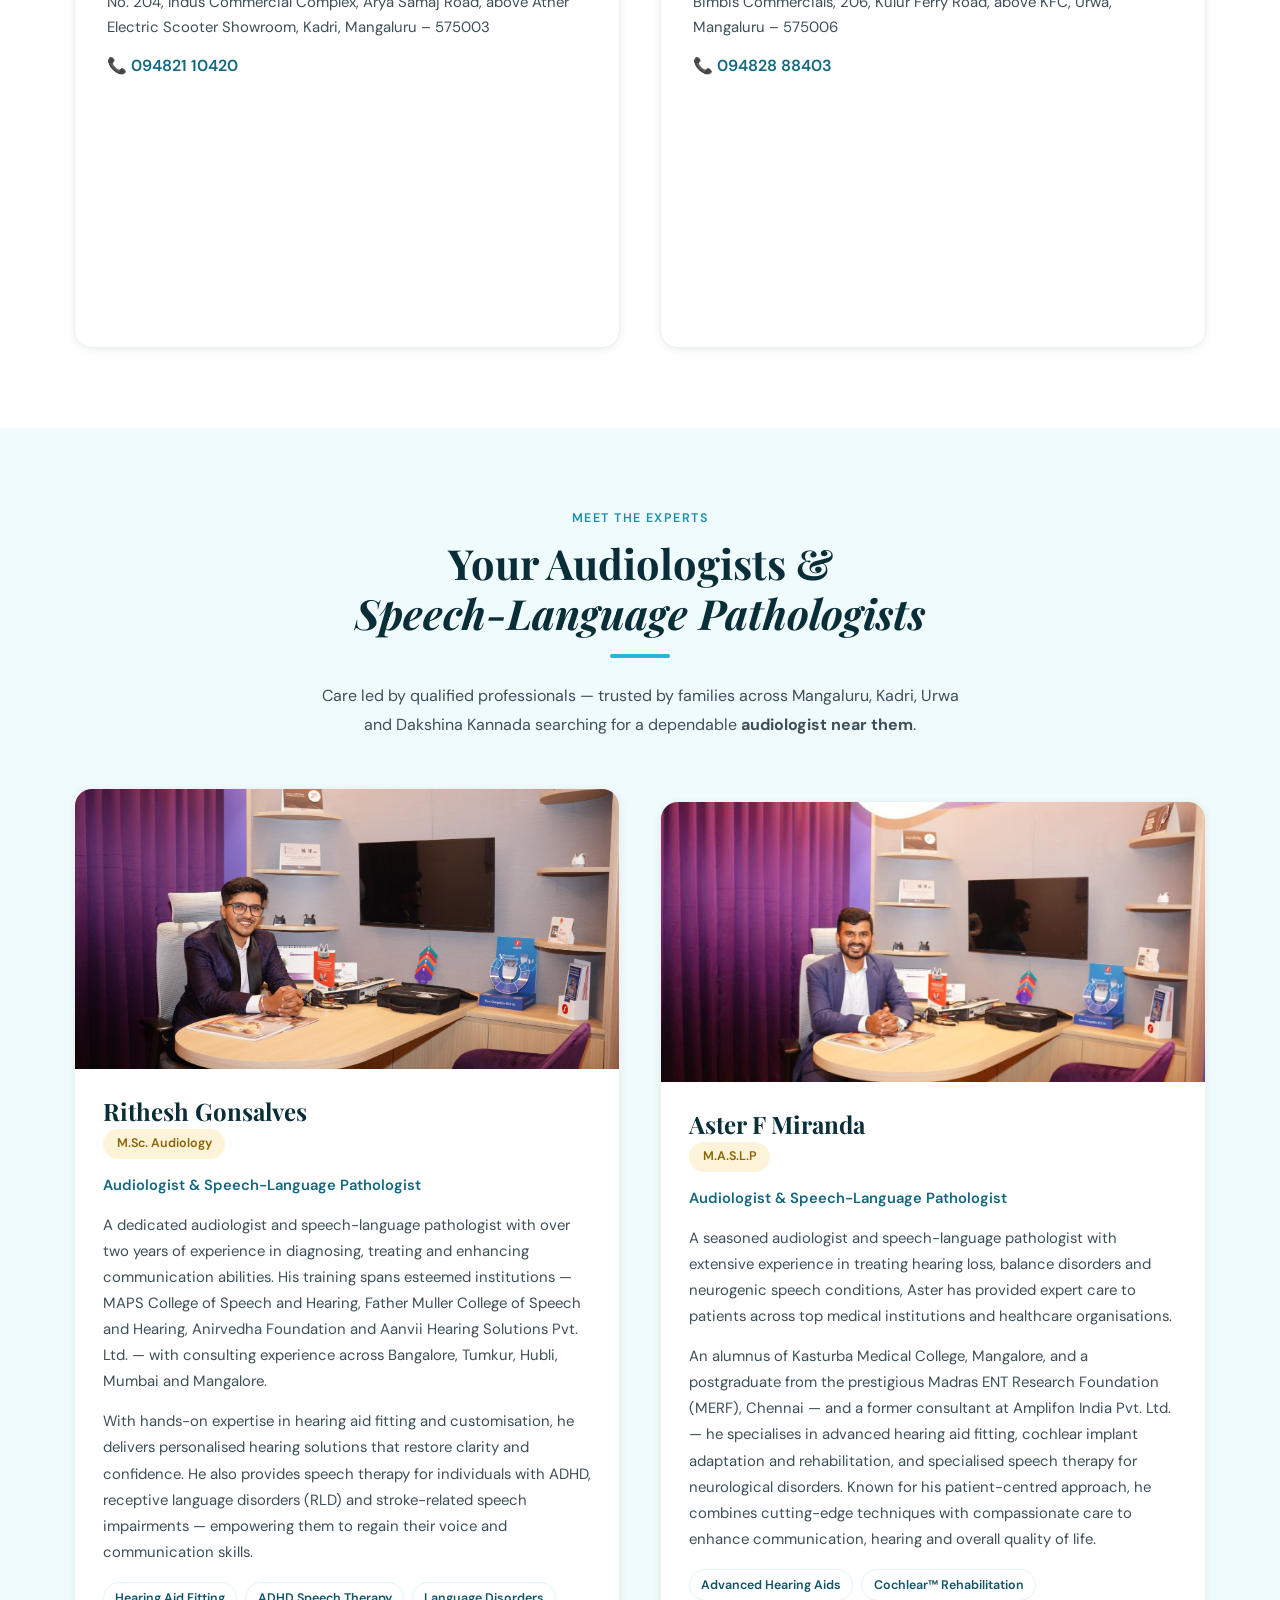
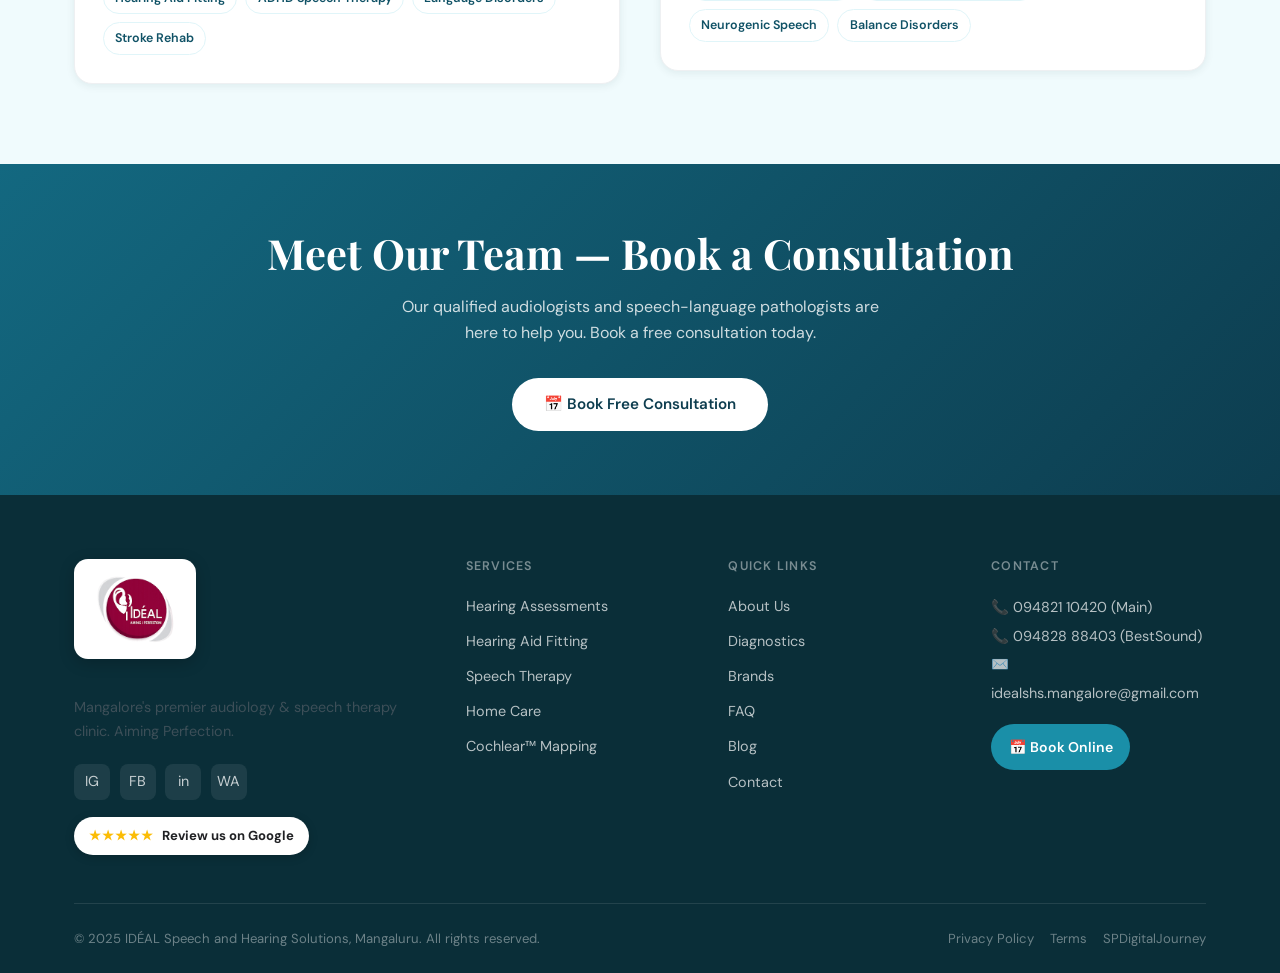
<file: about.html>
<!DOCTYPE html>
<html lang="en">
<head>
<meta charset="UTF-8"><meta name="viewport" content="width=device-width,initial-scale=1.0">
<title>Audiologist in Mangalore | About IDÉAL Speech &amp; Hearing Solutions — Our Team &amp; Clinics</title>
<meta name="description" content="Looking for an audiologist near you in Mangalore? Meet the IDÉAL Speech &amp; Hearing Solutions team — qualified audiologists &amp; speech-language pathologists. Only Cochlear™ Implant Mapping centre in Mangalore, with clinics in Kadri &amp; Urwa.">
<meta name="keywords" content="audiologist Mangalore, audiologist near me, hearing clinic near me Mangalore, speech therapist Mangalore, hearing test Mangalore Kadri, hearing aid centre Urwa Mangaluru, speech language pathologist Mangalore, best audiology clinic Mangalore, Cochlear implant mapping Mangalore, IDÉAL Speech and Hearing Solutions team">
<meta name="author" content="IDÉAL Speech and Hearing Solutions">
<meta name="robots" content="index, follow, max-snippet:-1, max-image-preview:large, max-video-preview:-1">
<meta name="googlebot" content="index, follow">
<link rel="canonical" href="https://idealshs.com/about.html">

<!-- Local / "near me" geo signals -->
<meta name="geo.region" content="IN-KA">
<meta name="geo.placename" content="Kadri, Mangaluru, Dakshina Kannada, Karnataka">
<meta name="geo.position" content="12.878599;74.852931">
<meta name="ICBM" content="12.878599, 74.852931">

<!-- Open Graph -->
<meta property="og:type" content="website">
<meta property="og:site_name" content="IDÉAL Speech and Hearing Solutions">
<meta property="og:title" content="Audiologist in Mangalore | About IDÉAL Speech &amp; Hearing Solutions — Our Team">
<meta property="og:description" content="Meet Mangalore's leading audiology team. Qualified audiologists &amp; speech-language pathologists. Only Cochlear™ Implant Mapping centre in Mangalore — clinics in Kadri &amp; Urwa.">
<meta property="og:url" content="https://idealshs.com/about.html">
<meta property="og:image" content="https://idealshs.com/logo.png">
<meta property="og:locale" content="en_IN">
<meta name="twitter:card" content="summary_large_image">
<meta name="twitter:title" content="Audiologist in Mangalore | About IDÉAL Speech &amp; Hearing Solutions">
<meta name="twitter:description" content="Meet Mangalore's leading audiology &amp; speech therapy team. Only Cochlear™ Implant Mapping centre in Mangalore.">
<meta name="twitter:image" content="https://idealshs.com/logo.png">

<!-- Structured data: clinic + both locations + team (helps Google + AI answer engines) -->
<script type="application/ld+json">{"@context":"https://schema.org","@graph":[{"@type":["MedicalClinic","LocalBusiness"],"@id":"https://idealshs.com/#clinic","name":"IDÉAL Speech and Hearing Solutions","alternateName":"IDÉAL Audiology Mangalore","url":"https://idealshs.com","image":"https://idealshs.com/logo.png","logo":"https://idealshs.com/logo.png","telephone":"+919482110420","email":"idealshs.mangalore@gmail.com","description":"Mangalore's leading audiology and speech therapy clinic and the only Cochlear™ Implant Mapping centre in Mangalore. Authorised dealer for Phonak, Unitron, Widex, Signia and GN ReSound.","medicalSpecialty":"Otolaryngologic","address":{"@type":"PostalAddress","streetAddress":"No. 204, Indus Commercial Complex, Arya Samaj Rd, Kadri","addressLocality":"Mangaluru","addressRegion":"Karnataka","postalCode":"575003","addressCountry":"IN"},"geo":{"@type":"GeoCoordinates","latitude":12.878599,"longitude":74.852931},"hasMap":"https://maps.google.com/maps?q=ID%C3%89AL+Speech+and+Hearing+Solutions,+Kadri,+Mangaluru","areaServed":[{"@type":"City","name":"Mangaluru"},{"@type":"Place","name":"Kadri"},{"@type":"Place","name":"Urwa"},{"@type":"AdministrativeArea","name":"Dakshina Kannada"}],"sameAs":["https://www.instagram.com/ideal_shs","https://www.facebook.com/people/Id%C3%A9al-Speech-and-Hearing-Solutions/61573655292414/","https://www.linkedin.com/company/ideal-speech-and-hearing-solutions/"],"department":{"@type":"MedicalClinic","name":"BestSound IDÉAL Speech and Hearing Solutions","telephone":"+919482888403","address":{"@type":"PostalAddress","streetAddress":"Bimbis Commercials, 206, Kulur Ferry Road, above KFC, Urwa","addressLocality":"Mangaluru","addressRegion":"Karnataka","postalCode":"575006","addressCountry":"IN"},"geo":{"@type":"GeoCoordinates","latitude":12.898156,"longitude":74.832597}},"employee":[{"@id":"https://idealshs.com/about.html#rithesh"},{"@id":"https://idealshs.com/about.html#aster"}]},{"@type":"Person","@id":"https://idealshs.com/about.html#rithesh","name":"Rithesh Gonsalves","honorificSuffix":"M.Sc. Audiology","jobTitle":"Audiologist & Speech-Language Pathologist","image":"https://idealshs.com/team-rithesh.png","worksFor":{"@id":"https://idealshs.com/#clinic"},"alumniOf":["MAPS College of Speech and Hearing","Father Muller College of Speech and Hearing"],"knowsAbout":["Hearing aid fitting and customisation","Speech therapy for ADHD","Receptive language disorders","Stroke-related speech rehabilitation"]},{"@type":"Person","@id":"https://idealshs.com/about.html#aster","name":"Aster F Miranda","honorificSuffix":"M.A.S.L.P","jobTitle":"Audiologist & Speech-Language Pathologist","image":"https://idealshs.com/team-aster.png","worksFor":{"@id":"https://idealshs.com/#clinic"},"alumniOf":["Kasturba Medical College, Mangalore","Madras ENT Research Foundation (MERF), Chennai"],"knowsAbout":["Advanced hearing aid fitting","Cochlear implant adaptation and rehabilitation","Speech therapy for neurological disorders","Balance disorders"]}]}</script>
<link rel="stylesheet" href="style.css">

<!-- Google Analytics (GA4) — replace G-VWYB5BFZH2 with your Measurement ID from analytics.google.com -->
<script async src="https://www.googletagmanager.com/gtag/js?id=G-VWYB5BFZH2"></script>
<script>
  window.dataLayer = window.dataLayer || [];
  function gtag(){dataLayer.push(arguments);}
  gtag('js', new Date());
  gtag('config', 'G-VWYB5BFZH2');
</script>
</head>
<body>
<nav class="navbar" id="navbar">
  <div class="container">
    <div class="navbar-inner">
      <a href="index.html" class="navbar-logo">
        <img src="logo.png" alt="IDÉAL Speech and Hearing Solutions">
      </a>
      <div class="nav-links"><a href="index.html">Home</a><a href="about.html" class="active">About</a><a href="services.html">Services</a><a href="diagnostics.html">Diagnostics</a><a href="brands.html">Brands</a><a href="cochlear.html">Cochlear™</a><a href="gallery.html">Gallery</a><a href="faq.html">FAQ</a><a href="blog.html">Blog</a><a href="contact.html">Contact</a></div>
      <div class="nav-cta">
        <a href="#" class="btn btn-outline btn-sm" data-modal="lead">Book Free Consultation</a>
        <a href="https://wa.me/919482110420" class="btn btn-wa btn-sm" target="_blank" rel="noopener">
          <svg viewBox="0 0 24 24" style="width:18px;height:18px;fill:currentColor"><path d="M17.472 14.382c-.297-.149-1.758-.867-2.03-.967-.273-.099-.471-.148-.67.15-.197.297-.767.966-.94 1.164-.173.199-.347.223-.644.075-.297-.15-1.255-.463-2.39-1.475-.883-.788-1.48-1.761-1.653-2.059-.173-.297-.018-.458.13-.606.134-.133.298-.347.446-.52.149-.174.198-.298.298-.497.099-.198.05-.371-.025-.52-.075-.149-.669-1.612-.916-2.207-.242-.579-.487-.5-.669-.51-.173-.008-.371-.01-.57-.01-.198 0-.52.074-.792.372-.272.297-1.04 1.016-1.04 2.479 0 1.462 1.065 2.875 1.213 3.074.149.198 2.096 3.2 5.077 4.487.709.306 1.262.489 1.694.625.712.227 1.36.195 1.871.118.571-.085 1.758-.719 2.006-1.413.248-.694.248-1.289.173-1.413-.074-.124-.272-.198-.57-.347m-5.421 7.403h-.004a9.87 9.87 0 01-5.031-1.378l-.361-.214-3.741.982.998-3.648-.235-.374a9.86 9.86 0 01-1.51-5.26c.001-5.45 4.436-9.884 9.888-9.884 2.64 0 5.122 1.03 6.988 2.898a9.825 9.825 0 012.893 6.994c-.003 5.45-4.437 9.884-9.885 9.884m8.413-18.297A11.815 11.815 0 0012.05 0C5.495 0 .16 5.335.157 11.892c0 2.096.547 4.142 1.588 5.945L.057 24l6.305-1.654a11.882 11.882 0 005.683 1.448h.005c6.554 0 11.89-5.335 11.893-11.893a11.821 11.821 0 00-3.48-8.413Z"/></svg>
          WhatsApp
        </a>
      </div>
      <button class="hamburger" aria-label="Toggle menu">
        <span></span><span></span><span></span>
      </button>
    </div>
  </div>
</nav>

<!-- MOBILE MENU -->
<div class="mobile-menu"><a href="index.html">Home</a><a href="about.html">About</a><a href="services.html">Services</a><a href="diagnostics.html">Diagnostics</a><a href="brands.html">Brands</a><a href="cochlear.html">Cochlear™</a><a href="gallery.html">Gallery</a><a href="faq.html">FAQ</a><a href="blog.html">Blog</a><a href="contact.html">Contact</a><a href="#" data-modal="lead" style="background:var(--teal-500);color:#fff;margin-top:.5rem">📅 Book Free Consultation</a></div>

<div class="page-hero">
  <div class="container">
    <div class="breadcrumb"><a href="index.html">Home</a><span>›</span><span>About Us</span></div>
    <span class="section-label" style="color:rgba(255,255,255,.6)">Our Story</span>
    <h1>Aiming Perfection —<br><em>Because Every Word<br>&amp; Sound Matters</em></h1>
    <p class="lead">Where Science Meets Compassionate Care. Mangalore's leading audiology clinic committed to your hearing health.</p>
  </div>
</div>
<section class="section">
  <div class="container">
    <div class="grid-2" style="margin-bottom:5rem">
      <div>
        <span class="section-label">Who We Are</span>
        <h2>Mangalore's Premier<br><em>Hearing Care Centre</em></h2>
        <div class="divider"></div>
        <p style="margin-bottom:1rem;line-height:1.8">IDÉAL Speech &amp; Hearing Solutions is Mangalore's leading provider of comprehensive Audiology and Speech Therapy services. Our expert team uses advanced diagnostics to ensure accurate evaluation and personalised care for every patient — from newborns to adults.</p>
        <p style="margin-bottom:1.5rem;line-height:1.8">We are authorised dealers for Phonak, Unitron, Widex, Signia and GN ReSound — and the <strong>only clinic in Mangalore</strong> providing Cochlear™ Implant Mapping services. We are also the leading authorised Widex clinic in Mangalore.</p>
        <div class="stat-strip" style="grid-template-columns:repeat(2,1fr);margin-top:2rem">
          <div><span class="stat-num">6</span><div class="stat-label">Authorised Brands</div></div>
          <div><span class="stat-num">2</span><div class="stat-label">Clinic Locations</div></div>
          <div><span class="stat-num" style="font-size:1.5rem">Only</span><div class="stat-label">Cochlear™ Mapping in Mangalore</div></div>
          <div><span class="stat-num">1st</span><div class="stat-label">Complete Diagnostic Centre</div></div>
        </div>
      </div>
      <div style="background:var(--teal-50);border-radius:var(--radius-lg);padding:2.5rem">
        <h3 style="margin-bottom:1.5rem">Our Values</h3>
        <div style="display:flex;flex-direction:column;gap:1.25rem">
          <div style="display:flex;gap:1rem"><span style="color:var(--teal-500);font-size:1.5rem;margin-top:.1rem">🔬</span><div><strong>Evidence-Based Practice</strong><p style="font-size:.9rem;margin-top:.3rem">Every clinical decision we make is grounded in the latest audiological research and best practices.</p></div></div>
          <div style="display:flex;gap:1rem"><span style="color:var(--teal-500);font-size:1.5rem;margin-top:.1rem">❤️</span><div><strong>Compassionate Care</strong><p style="font-size:.9rem;margin-top:.3rem">We treat every patient with empathy, patience and dedication — your wellbeing drives everything we do.</p></div></div>
          <div style="display:flex;gap:1rem"><span style="color:var(--teal-500);font-size:1.5rem;margin-top:.1rem">🏆</span><div><strong>Pursuit of Excellence</strong><p style="font-size:.9rem;margin-top:.3rem">IDÉAL means ideal — we aim for perfection because every word and every sound matters.</p></div></div>
          <div style="display:flex;gap:1rem"><span style="color:var(--teal-500);font-size:1.5rem;margin-top:.1rem">♿</span><div><strong>Accessibility &amp; Inclusion</strong><p style="font-size:.9rem;margin-top:.3rem">Wheelchair-accessible clinics, dedicated parking, and home visits across the district for everyone.</p></div></div>
        </div>
      </div>
    </div>
    <div class="section-header text-center">
      <span class="section-label">Our Clinics</span>
      <h2>Two Locations in Mangaluru</h2>
      <div class="divider divider-center"></div>
    </div>
    <div class="grid-2">
      <div class="card">
        <h3>🏥 IDÉAL Main Clinic</h3>
        <p style="margin:.75rem 0;font-size:.93rem;line-height:1.7">No. 204, Indus Commercial Complex, Arya Samaj Road, above Ather Electric Scooter Showroom, Kadri, Mangaluru – 575003</p>
        <a href="tel:+919482110420" style="display:block;font-weight:600;color:var(--teal-600);margin-bottom:.5rem">📞 094821 10420</a>
        <div style="border-radius:var(--radius);overflow:hidden;height:220px;margin-top:1rem">
          <iframe src="https://www.google.com/maps/embed?pb=!1m18!1m12!1m3!1d972.3631237577166!2d74.85293102864495!3d12.878599441302313!2m3!1f0!2f0!3f0!3m2!1i1024!2i768!4f13.1!3m3!1m2!1s0x3ba35bcdf5773f53%3A0x65623cceb72a0840!2sID%C3%89AL%20Speech%20and%20Hearing%20Solutions!5e0!3m2!1sen!2sin!4v1780641271378!5m2!1sen!2sin" width="100%" height="220" style="border:0" allowfullscreen loading="lazy"></iframe>
        </div>
      </div>
      <div class="card">
        <h3>🏥 BestSound IDÉAL Clinic</h3>
        <p style="margin:.75rem 0;font-size:.93rem;line-height:1.7">Bimbis Commercials, 206, Kulur Ferry Road, above KFC, Urwa, Mangaluru – 575006</p>
        <a href="tel:+919482888403" style="display:block;font-weight:600;color:var(--teal-600);margin-bottom:.5rem">📞 094828 88403</a>
        <div style="border-radius:var(--radius);overflow:hidden;height:220px;margin-top:1rem">
          <iframe src="https://www.google.com/maps/embed?pb=!1m18!1m12!1m3!1d5395.200218035917!2d74.83259655444861!3d12.898155991287162!2m3!1f0!2f0!3f0!3m2!1i1024!2i768!4f13.1!3m3!1m2!1s0x3ba35bdd41c4b52b%3A0xbe2ca683d5651d08!2sBestSound%20ID%C3%89AL%20Speech%20and%20Hearing%20Solutions!5e0!3m2!1sen!2sin!4v1780644579112!5m2!1sen!2sin" width="100%" height="220" style="border:0" allowfullscreen loading="lazy"></iframe>
        </div>
      </div>
    </div>
  </div>
</section>
<section class="section" style="background:var(--teal-50)">
  <div class="container">
    <div class="section-header text-center">
      <span class="section-label">Meet the Experts</span>
      <h2>Your Audiologists &amp;<br><em>Speech-Language Pathologists</em></h2>
      <div class="divider divider-center"></div>
      <p style="max-width:640px;margin:0 auto;line-height:1.8">Care led by qualified professionals — trusted by families across Mangaluru, Kadri, Urwa and Dakshina Kannada searching for a dependable <strong>audiologist near them</strong>.</p>
    </div>
    <div class="grid-2">

      <!-- Rithesh Gonsalves -->
      <div class="card" style="padding:0;overflow:hidden">
        <div style="height:280px;overflow:hidden">
          <img src="team-rithesh.png" alt="Rithesh Gonsalves — Audiologist and Speech-Language Pathologist, IDÉAL Mangalore" style="width:100%;height:100%;object-fit:cover;object-position:center">
        </div>
        <div style="padding:1.75rem">
          <h3 style="margin-bottom:.2rem">Rithesh Gonsalves</h3>
          <span class="badge badge-gold" style="display:inline-block;margin-bottom:.9rem">M.Sc. Audiology</span>
          <p style="font-weight:600;color:var(--teal-600);font-size:.92rem;margin-bottom:.9rem">Audiologist &amp; Speech-Language Pathologist</p>
          <p style="font-size:.93rem;line-height:1.75;margin-bottom:.9rem">A dedicated audiologist and speech-language pathologist with over two years of experience in diagnosing, treating and enhancing communication abilities. His training spans esteemed institutions — MAPS College of Speech and Hearing, Father Muller College of Speech and Hearing, Anirvedha Foundation and Aanvii Hearing Solutions Pvt. Ltd. — with consulting experience across Bangalore, Tumkur, Hubli, Mumbai and Mangalore.</p>
          <p style="font-size:.93rem;line-height:1.75;margin-bottom:1.1rem">With hands-on expertise in hearing aid fitting and customisation, he delivers personalised hearing solutions that restore clarity and confidence. He also provides speech therapy for individuals with ADHD, receptive language disorders (RLD) and stroke-related speech impairments — empowering them to regain their voice and communication skills.</p>
          <div style="display:flex;flex-wrap:wrap;gap:.5rem">
            <span style="background:#fff;border:1px solid var(--teal-100);color:var(--teal-700);font-size:.78rem;font-weight:600;padding:.3rem .7rem;border-radius:50px">Hearing Aid Fitting</span>
            <span style="background:#fff;border:1px solid var(--teal-100);color:var(--teal-700);font-size:.78rem;font-weight:600;padding:.3rem .7rem;border-radius:50px">ADHD Speech Therapy</span>
            <span style="background:#fff;border:1px solid var(--teal-100);color:var(--teal-700);font-size:.78rem;font-weight:600;padding:.3rem .7rem;border-radius:50px">Language Disorders</span>
            <span style="background:#fff;border:1px solid var(--teal-100);color:var(--teal-700);font-size:.78rem;font-weight:600;padding:.3rem .7rem;border-radius:50px">Stroke Rehab</span>
          </div>
        </div>
      </div>

      <!-- Aster F Miranda -->
      <div class="card" style="padding:0;overflow:hidden">
        <div style="height:280px;overflow:hidden">
          <img src="team-aster.png" alt="Aster F Miranda — Audiologist and Speech-Language Pathologist, IDÉAL Mangalore" style="width:100%;height:100%;object-fit:cover;object-position:center">
        </div>
        <div style="padding:1.75rem">
          <h3 style="margin-bottom:.2rem">Aster F Miranda</h3>
          <span class="badge badge-gold" style="display:inline-block;margin-bottom:.9rem">M.A.S.L.P</span>
          <p style="font-weight:600;color:var(--teal-600);font-size:.92rem;margin-bottom:.9rem">Audiologist &amp; Speech-Language Pathologist</p>
          <p style="font-size:.93rem;line-height:1.75;margin-bottom:.9rem">A seasoned audiologist and speech-language pathologist with extensive experience in treating hearing loss, balance disorders and neurogenic speech conditions, Aster has provided expert care to patients across top medical institutions and healthcare organisations.</p>
          <p style="font-size:.93rem;line-height:1.75;margin-bottom:1.1rem">An alumnus of Kasturba Medical College, Mangalore, and a postgraduate from the prestigious Madras ENT Research Foundation (MERF), Chennai — and a former consultant at Amplifon India Pvt. Ltd. — he specialises in advanced hearing aid fitting, cochlear implant adaptation and rehabilitation, and specialised speech therapy for neurological disorders. Known for his patient-centred approach, he combines cutting-edge techniques with compassionate care to enhance communication, hearing and overall quality of life.</p>
          <div style="display:flex;flex-wrap:wrap;gap:.5rem">
            <span style="background:#fff;border:1px solid var(--teal-100);color:var(--teal-700);font-size:.78rem;font-weight:600;padding:.3rem .7rem;border-radius:50px">Advanced Hearing Aids</span>
            <span style="background:#fff;border:1px solid var(--teal-100);color:var(--teal-700);font-size:.78rem;font-weight:600;padding:.3rem .7rem;border-radius:50px">Cochlear™ Rehabilitation</span>
            <span style="background:#fff;border:1px solid var(--teal-100);color:var(--teal-700);font-size:.78rem;font-weight:600;padding:.3rem .7rem;border-radius:50px">Neurogenic Speech</span>
            <span style="background:#fff;border:1px solid var(--teal-100);color:var(--teal-700);font-size:.78rem;font-weight:600;padding:.3rem .7rem;border-radius:50px">Balance Disorders</span>
          </div>
        </div>
      </div>

    </div>
  </div>
</section>
<section style="background:linear-gradient(135deg,var(--teal-600),var(--teal-800));padding:4rem 0">
  <div class="container text-center">
    <h2 style="color:#fff;margin-bottom:1rem">Meet Our Team — Book a Consultation</h2>
    <p style="color:rgba(255,255,255,.8);max-width:500px;margin:0 auto 2rem">Our qualified audiologists and speech-language pathologists are here to help you. Book a free consultation today.</p>
    <a href="#" class="btn btn-white" data-modal="lead">📅 Book Free Consultation</a>
  </div>
</section>
<footer class="footer"><div class="container"><div class="footer-grid">
<div class="footer-brand"><div style="display:flex;align-items:center;gap:.75rem;margin-bottom:1rem"><img src="logo-icon.png" alt="IDÉAL Speech and Hearing Solutions" class="footer-logo"></div><p>Mangalore's premier audiology &amp; speech therapy clinic. Aiming Perfection.</p><div class="footer-social"><a href="https://www.instagram.com/ideal_shs" target="_blank">IG</a><a href="https://www.facebook.com/people/Id%C3%A9al-Speech-and-Hearing-Solutions/61573655292414/" target="_blank">FB</a><a href="https://www.linkedin.com/company/ideal-speech-and-hearing-solutions/" target="_blank">in</a><a href="https://wa.me/919482110420" target="_blank">WA</a></div><a href="https://g.page/r/CUAIKrfOPGJlEBM/review" target="_blank" rel="noopener" aria-label="Review us on Google" style="display:inline-flex;align-items:center;gap:.5rem;margin-top:1.1rem;background:#fff;color:#202124;padding:.5rem .95rem;border-radius:50px;font-size:.82rem;font-weight:700;box-shadow:0 2px 10px rgba(0,0,0,.18)"><span style="color:#fbbc05;letter-spacing:1px">★★★★★</span> Review us on Google</a></div>
<div><h4>Services</h4><ul><li><a href="services.html">Hearing Assessments</a></li><li><a href="services.html">Hearing Aid Fitting</a></li><li><a href="services.html">Speech Therapy</a></li><li><a href="services.html">Home Care</a></li><li><a href="cochlear.html">Cochlear™ Mapping</a></li></ul></div>
<div><h4>Quick Links</h4><ul><li><a href="about.html">About Us</a></li><li><a href="diagnostics.html">Diagnostics</a></li><li><a href="brands.html">Brands</a></li><li><a href="faq.html">FAQ</a></li><li><a href="blog.html">Blog</a></li><li><a href="contact.html">Contact</a></li></ul></div>
<div class="footer-contact"><h4>Contact</h4><a href="tel:+919482110420">📞 094821 10420 (Main)</a><a href="tel:+919482888403">📞 094828 88403 (BestSound)</a><a href="mailto:idealshs.mangalore@gmail.com">✉️ idealshs.mangalore@gmail.com</a><a href="https://idealspeechandhearing.setmore.com/idealspeechandhearing" target="_blank" style="margin-top:1rem;display:inline-flex;align-items:center;gap:.5rem;background:var(--teal-500);color:#fff;padding:.55rem 1.1rem;border-radius:50px;font-size:.88rem;font-weight:600">📅 Book Online</a></div>
</div><div class="footer-bottom"><span>© 2025 IDÉAL Speech and Hearing Solutions, Mangaluru. All rights reserved.</span><div style="display:flex;gap:1rem;flex-wrap:wrap"><a href="#">Privacy Policy</a><a href="#">Terms</a><a href="https://spdigitaljourney.github.io" target="_blank">SPDigitalJourney</a></div></div></div></footer>
<div class="wa-float"><a href="https://wa.me/919482110420?text=Hi%20ID%C3%89AL%20%F0%9F%91%8B%20I%27d%20like%20to%20book%20an%20appointment." class="wa-bubble" target="_blank"><svg viewBox="0 0 24 24" style="width:18px;height:18px;fill:currentColor"><path d="M17.472 14.382c-.297-.149-1.758-.867-2.03-.967-.273-.099-.471-.148-.67.15-.197.297-.767.966-.94 1.164-.173.199-.347.223-.644.075-.297-.15-1.255-.463-2.39-1.475-.883-.788-1.48-1.761-1.653-2.059-.173-.297-.018-.458.13-.606.134-.133.298-.347.446-.52.149-.174.198-.298.298-.497.099-.198.05-.371-.025-.52-.075-.149-.669-1.612-.916-2.207-.242-.579-.487-.5-.669-.51-.173-.008-.371-.01-.57-.01-.198 0-.52.074-.792.372-.272.297-1.04 1.016-1.04 2.479 0 1.462 1.065 2.875 1.213 3.074.149.198 2.096 3.2 5.077 4.487.709.306 1.262.489 1.694.625.712.227 1.36.195 1.871.118.571-.085 1.758-.719 2.006-1.413.248-.694.248-1.289.173-1.413-.074-.124-.272-.198-.57-.347m-5.421 7.403h-.004a9.87 9.87 0 01-5.031-1.378l-.361-.214-3.741.982.998-3.648-.235-.374a9.86 9.86 0 01-1.51-5.26c.001-5.45 4.436-9.884 9.888-9.884 2.64 0 5.122 1.03 6.988 2.898a9.825 9.825 0 012.893 6.994c-.003 5.45-4.437 9.884-9.885 9.884m8.413-18.297A11.815 11.815 0 0012.05 0C5.495 0 .16 5.335.157 11.892c0 2.096.547 4.142 1.588 5.945L.057 24l6.305-1.654a11.882 11.882 0 005.683 1.448h.005c6.554 0 11.89-5.335 11.893-11.893a11.821 11.821 0 00-3.48-8.413Z"/></svg><span>Chat with us</span></a></div>
<div class="modal-overlay" id="leadModal"><div class="modal-box"><button class="modal-close">✕</button><div style="text-align:center;margin-bottom:1.5rem"><div style="width:56px;height:56px;background:var(--teal-100);border-radius:50%;display:flex;align-items:center;justify-content:center;font-size:1.5rem;margin:0 auto .75rem">📅</div><h3>Book Your Free Consultation</h3><p style="font-size:.9rem;margin-top:.3rem">Fill in your details — we'll connect via WhatsApp.</p></div><form id="leadForm"><div class="form-group"><label for="lf-name">Your Name *</label><input type="text" id="lf-name" placeholder="e.g. Ramesh Kumar" required></div><div class="form-group"><label for="lf-phone">Phone Number *</label><input type="tel" id="lf-phone" placeholder="+91 98765 43210" required></div><div class="form-group"><label for="lf-service">Service Interested In</label><select id="lf-service"><option>Hearing Test</option><option>Hearing Aid Fitting</option><option>Cochlear™ Implant Mapping</option><option>Speech Therapy</option><option>Newborn Hearing Screening</option><option>OAE / ABR / VEMP Test</option><option>Home Care Service</option><option>General Enquiry</option></select></div><button type="submit" class="btn btn-wa" style="width:100%;justify-content:center">Send via WhatsApp</button><p style="text-align:center;font-size:.8rem;color:var(--grey-500);margin-top:.75rem">🔒 Your details are private.</p></form></div></div>
<script src="main.js"></script>
</body></html>
</file>
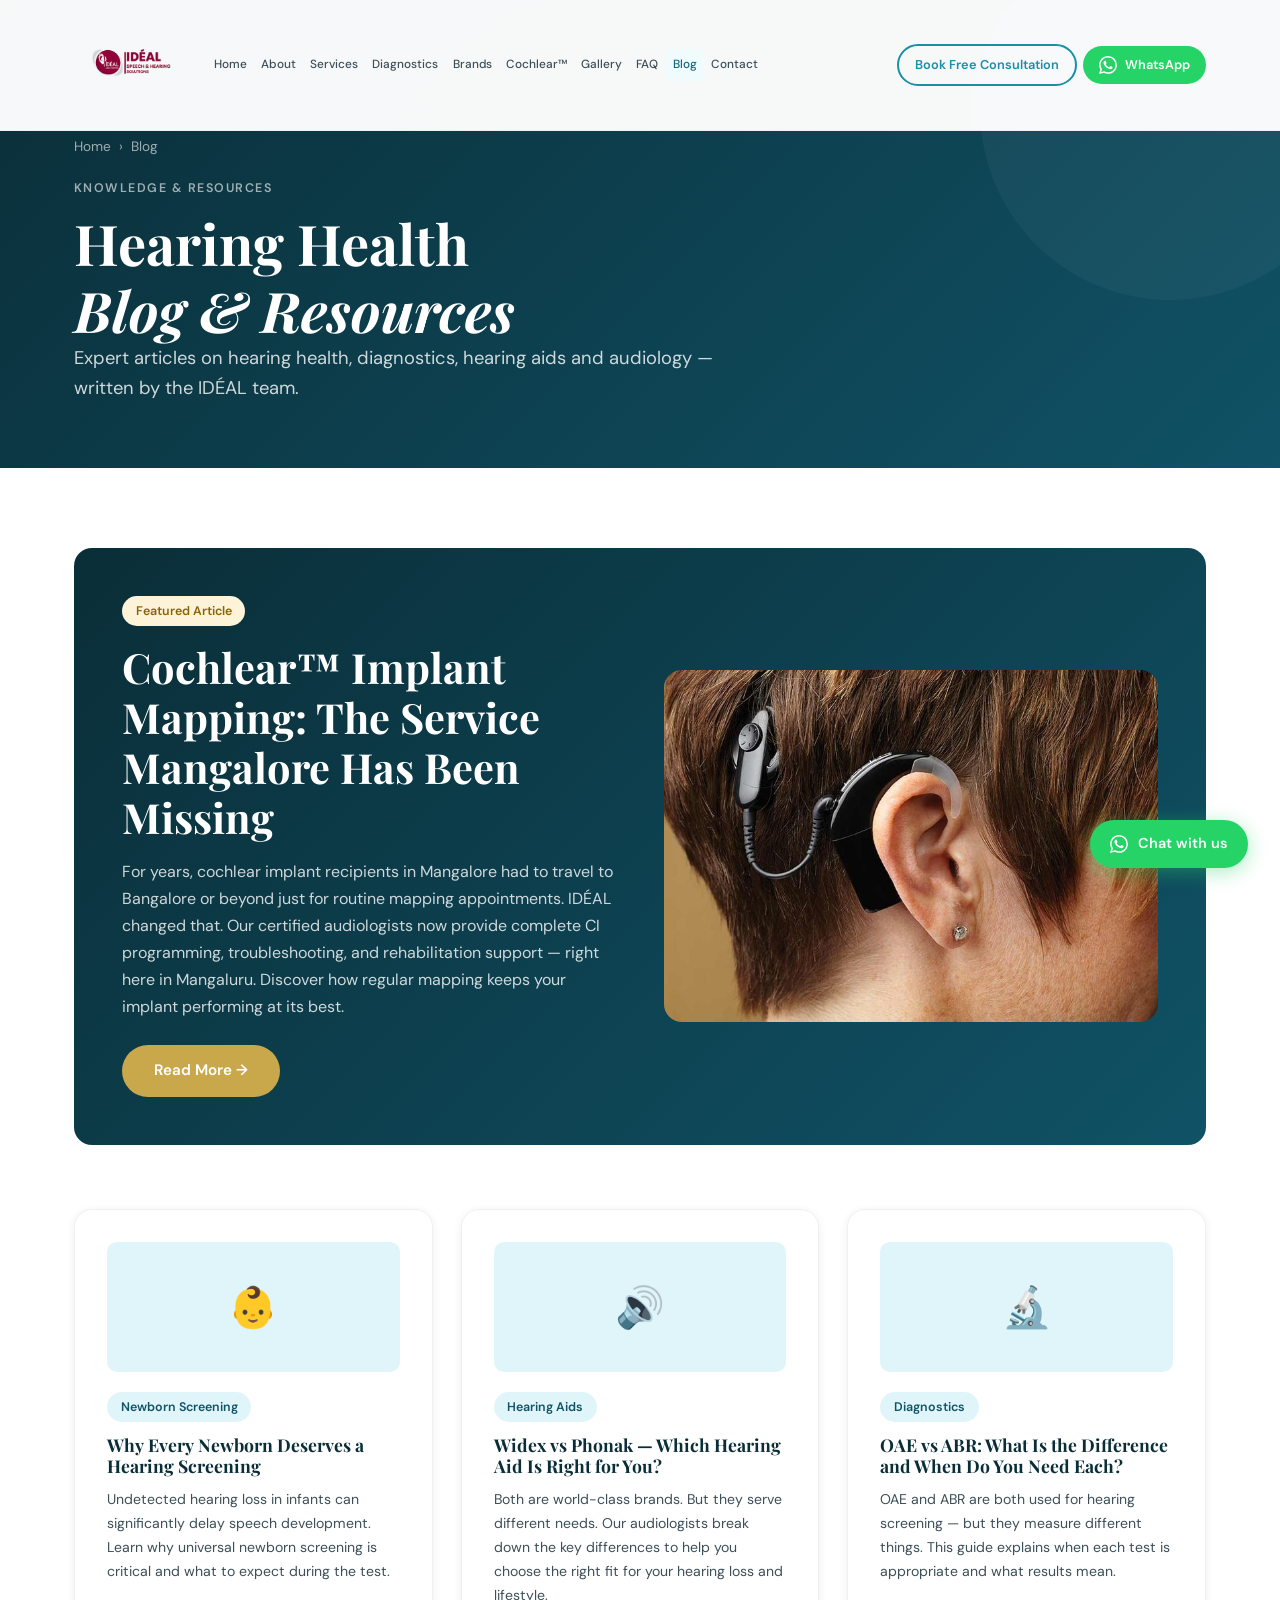
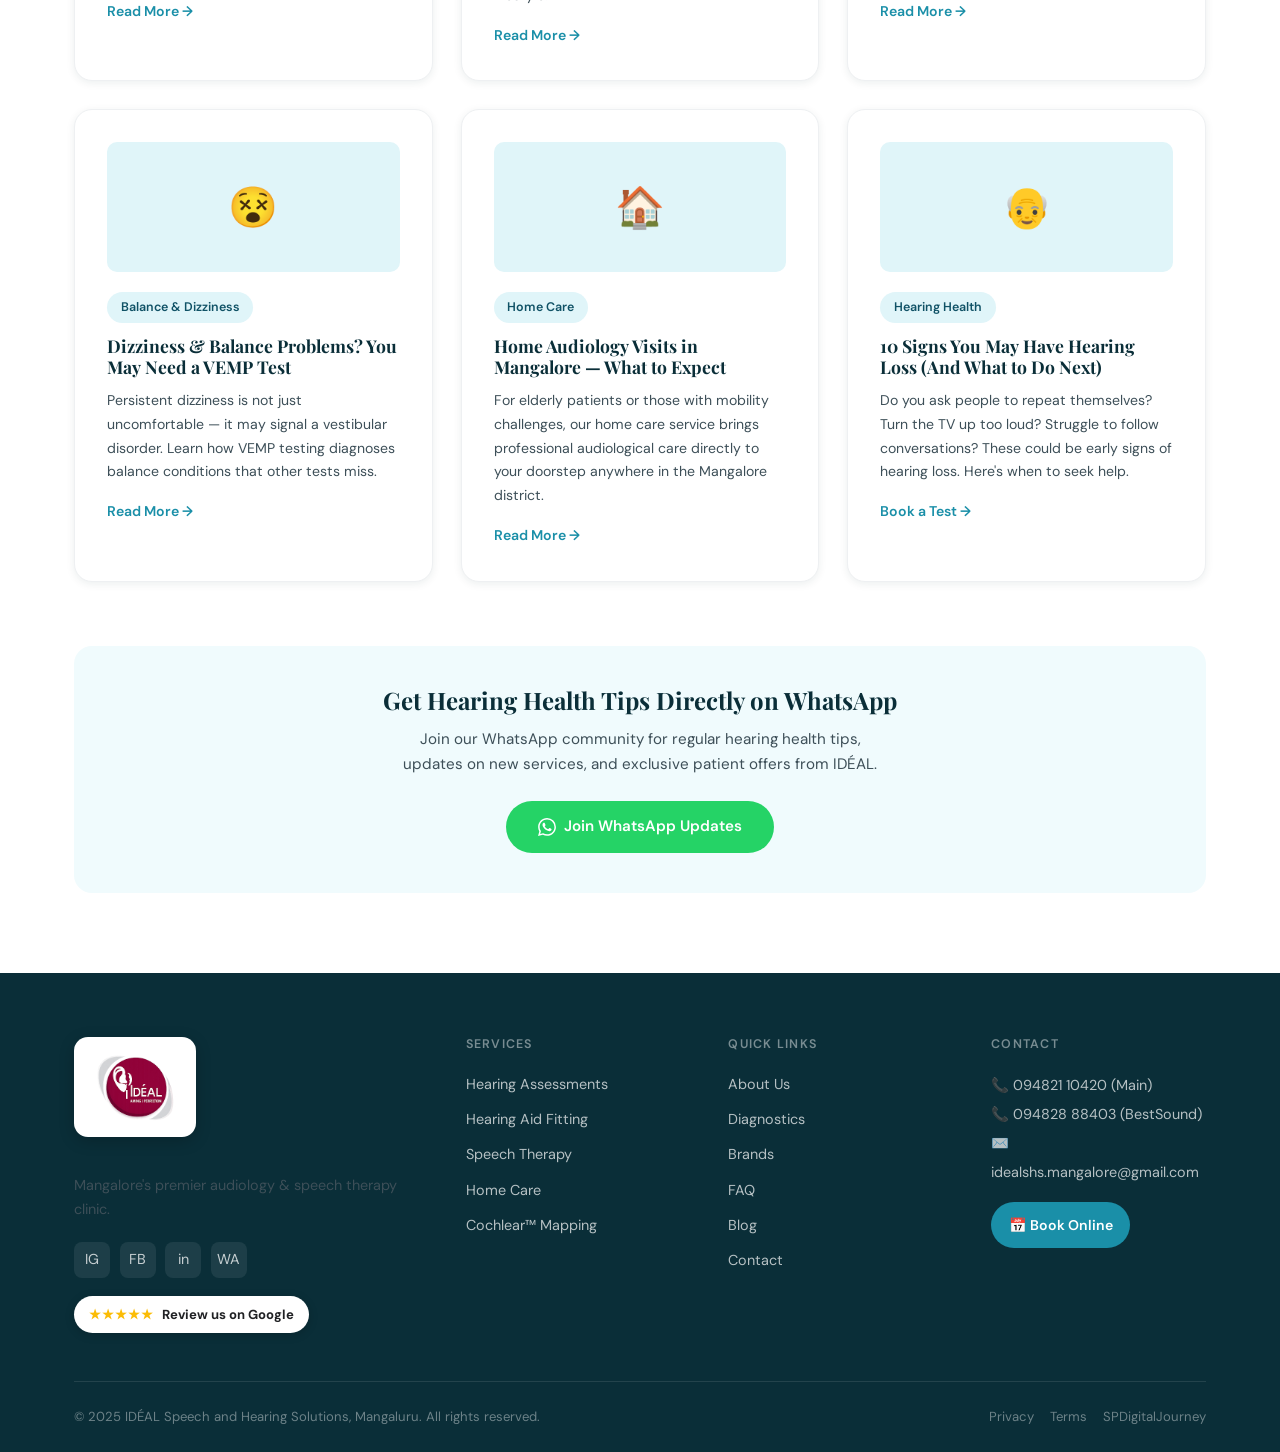
<file: blog.html>
<!DOCTYPE html>
<html lang="en">
<head>
<meta charset="UTF-8"><meta name="viewport" content="width=device-width,initial-scale=1.0">
<title>Hearing Health Blog | IDÉAL Speech & Hearing Solutions Mangalore</title>
<meta name="description" content="Expert articles on hearing health, cochlear implant mapping, OAE ABR VEMP tests, newborn screening, and hearing aids from the IDÉAL Speech & Hearing Solutions team in Mangalore.">
<meta name="keywords" content="hearing health blog Mangalore, cochlear implant blog, hearing aid guide Mangalore, audiology articles Mangalore, OAE ABR VEMP explained">
<link rel="canonical" href="https://idealshs.com/blog.html">
<meta property="og:title" content="Hearing Health Blog | IDÉAL Speech & Hearing Solutions Mangalore">
<meta property="og:description" content="Expert articles on hearing health, cochlear implant mapping, OAE ABR VEMP tests, newborn screening, and hearing aids from the IDÉAL Speech & Hearing Solutions team in Mangalore.">
<meta property="og:url" content="https://idealshs.com/blog.html">
<script type="application/ld+json">{"@context":"https://schema.org","@type":"MedicalClinic","name":"IDÉAL Speech and Hearing Solutions","url":"https://idealshs.com","telephone":"+919482110420","address":{"@type":"PostalAddress","streetAddress":"No. 204, Indus Commercial Complex, Arya Samaj Rd, Kadri","addressLocality":"Mangaluru","addressRegion":"Karnataka","postalCode":"575003","addressCountry":"IN"}}</script>
<link rel="stylesheet" href="style.css">
</head>
<body>
<nav class="navbar" id="navbar">
  <div class="container">
    <div class="navbar-inner">
      <a href="index.html" class="navbar-logo">
        <img src="logo.png" alt="IDÉAL Speech and Hearing Solutions">
      </a>
      <div class="nav-links"><a href="index.html">Home</a><a href="about.html">About</a><a href="services.html">Services</a><a href="diagnostics.html">Diagnostics</a><a href="brands.html">Brands</a><a href="cochlear.html">Cochlear™</a><a href="gallery.html">Gallery</a><a href="faq.html">FAQ</a><a href="blog.html" class="active">Blog</a><a href="contact.html">Contact</a></div>
      <div class="nav-cta">
        <a href="#" class="btn btn-outline btn-sm" data-modal="lead">Book Free Consultation</a>
        <a href="https://wa.me/919482110420" class="btn btn-wa btn-sm" target="_blank" rel="noopener">
          <svg viewBox="0 0 24 24" style="width:18px;height:18px;fill:currentColor"><path d="M17.472 14.382c-.297-.149-1.758-.867-2.03-.967-.273-.099-.471-.148-.67.15-.197.297-.767.966-.94 1.164-.173.199-.347.223-.644.075-.297-.15-1.255-.463-2.39-1.475-.883-.788-1.48-1.761-1.653-2.059-.173-.297-.018-.458.13-.606.134-.133.298-.347.446-.52.149-.174.198-.298.298-.497.099-.198.05-.371-.025-.52-.075-.149-.669-1.612-.916-2.207-.242-.579-.487-.5-.669-.51-.173-.008-.371-.01-.57-.01-.198 0-.52.074-.792.372-.272.297-1.04 1.016-1.04 2.479 0 1.462 1.065 2.875 1.213 3.074.149.198 2.096 3.2 5.077 4.487.709.306 1.262.489 1.694.625.712.227 1.36.195 1.871.118.571-.085 1.758-.719 2.006-1.413.248-.694.248-1.289.173-1.413-.074-.124-.272-.198-.57-.347m-5.421 7.403h-.004a9.87 9.87 0 01-5.031-1.378l-.361-.214-3.741.982.998-3.648-.235-.374a9.86 9.86 0 01-1.51-5.26c.001-5.45 4.436-9.884 9.888-9.884 2.64 0 5.122 1.03 6.988 2.898a9.825 9.825 0 012.893 6.994c-.003 5.45-4.437 9.884-9.885 9.884m8.413-18.297A11.815 11.815 0 0012.05 0C5.495 0 .16 5.335.157 11.892c0 2.096.547 4.142 1.588 5.945L.057 24l6.305-1.654a11.882 11.882 0 005.683 1.448h.005c6.554 0 11.89-5.335 11.893-11.893a11.821 11.821 0 00-3.48-8.413Z"/></svg>
          WhatsApp
        </a>
      </div>
      <button class="hamburger" aria-label="Toggle menu">
        <span></span><span></span><span></span>
      </button>
    </div>
  </div>
</nav>

<!-- MOBILE MENU -->
<div class="mobile-menu"><a href="index.html">Home</a><a href="about.html">About</a><a href="services.html">Services</a><a href="diagnostics.html">Diagnostics</a><a href="brands.html">Brands</a><a href="cochlear.html">Cochlear™</a><a href="gallery.html">Gallery</a><a href="faq.html">FAQ</a><a href="blog.html">Blog</a><a href="contact.html">Contact</a><a href="#" data-modal="lead" style="background:var(--teal-500);color:#fff;margin-top:.5rem">📅 Book Free Consultation</a></div>

<div class="page-hero">
  <div class="container">
    <div class="breadcrumb"><a href="index.html">Home</a><span>›</span><span>Blog</span></div>
    <span class="section-label" style="color:rgba(255,255,255,.6)">Knowledge &amp; Resources</span>
    <h1>Hearing Health<br><em>Blog &amp; Resources</em></h1>
    <p class="lead">Expert articles on hearing health, diagnostics, hearing aids and audiology — written by the IDÉAL team.</p>
  </div>
</div>
<section class="section">
  <div class="container">
    <!-- Featured -->
    <div style="background:linear-gradient(135deg,var(--teal-900),var(--teal-700));border-radius:var(--radius-lg);padding:3rem;margin-bottom:4rem;display:grid;grid-template-columns:1fr 1fr;gap:3rem;align-items:center">
      <div>
        <span class="badge badge-gold" style="margin-bottom:1rem">Featured Article</span>
        <h2 style="color:#fff;margin-bottom:1rem">Cochlear™ Implant Mapping: The Service Mangalore Has Been Missing</h2>
        <p style="color:rgba(255,255,255,.8);margin-bottom:1.5rem;line-height:1.7">For years, cochlear implant recipients in Mangalore had to travel to Bangalore or beyond just for routine mapping appointments. IDÉAL changed that. Our certified audiologists now provide complete CI programming, troubleshooting, and rehabilitation support — right here in Mangaluru. Discover how regular mapping keeps your implant performing at its best.</p>
        <a href="cochlear.html" class="btn btn-gold">Read More →</a>
      </div>
      <div style="border-radius:var(--radius-lg);overflow:hidden;min-height:260px">
        <img src="cochlear-mapping.jpg" alt="Cochlear Implant Mapping at IDÉAL Mangalore" style="width:100%;height:100%;object-fit:cover">
      </div>
    </div>
    <!-- Blog Grid -->
    <div class="grid-3">
      <div class="card">
        <div style="background:var(--teal-100);border-radius:var(--radius);padding:2rem;text-align:center;font-size:2.5rem;margin-bottom:1.25rem">👶</div>
        <span class="badge badge-teal" style="margin-bottom:.75rem">Newborn Screening</span>
        <h3 style="font-size:1.1rem;margin-bottom:.75rem">Why Every Newborn Deserves a Hearing Screening</h3>
        <p style="font-size:.88rem;line-height:1.7">Undetected hearing loss in infants can significantly delay speech development. Learn why universal newborn screening is critical and what to expect during the test.</p>
        <a href="diagnostics.html" style="color:var(--teal-500);font-size:.88rem;font-weight:600;margin-top:1rem;display:inline-block">Read More →</a>
      </div>
      <div class="card">
        <div style="background:var(--teal-100);border-radius:var(--radius);padding:2rem;text-align:center;font-size:2.5rem;margin-bottom:1.25rem">🔊</div>
        <span class="badge badge-teal" style="margin-bottom:.75rem">Hearing Aids</span>
        <h3 style="font-size:1.1rem;margin-bottom:.75rem">Widex vs Phonak — Which Hearing Aid Is Right for You?</h3>
        <p style="font-size:.88rem;line-height:1.7">Both are world-class brands. But they serve different needs. Our audiologists break down the key differences to help you choose the right fit for your hearing loss and lifestyle.</p>
        <a href="brands.html" style="color:var(--teal-500);font-size:.88rem;font-weight:600;margin-top:1rem;display:inline-block">Read More →</a>
      </div>
      <div class="card">
        <div style="background:var(--teal-100);border-radius:var(--radius);padding:2rem;text-align:center;font-size:2.5rem;margin-bottom:1.25rem">🔬</div>
        <span class="badge badge-teal" style="margin-bottom:.75rem">Diagnostics</span>
        <h3 style="font-size:1.1rem;margin-bottom:.75rem">OAE vs ABR: What Is the Difference and When Do You Need Each?</h3>
        <p style="font-size:.88rem;line-height:1.7">OAE and ABR are both used for hearing screening — but they measure different things. This guide explains when each test is appropriate and what results mean.</p>
        <a href="diagnostics.html" style="color:var(--teal-500);font-size:.88rem;font-weight:600;margin-top:1rem;display:inline-block">Read More →</a>
      </div>
      <div class="card">
        <div style="background:var(--teal-100);border-radius:var(--radius);padding:2rem;text-align:center;font-size:2.5rem;margin-bottom:1.25rem">😵</div>
        <span class="badge badge-teal" style="margin-bottom:.75rem">Balance &amp; Dizziness</span>
        <h3 style="font-size:1.1rem;margin-bottom:.75rem">Dizziness &amp; Balance Problems? You May Need a VEMP Test</h3>
        <p style="font-size:.88rem;line-height:1.7">Persistent dizziness is not just uncomfortable — it may signal a vestibular disorder. Learn how VEMP testing diagnoses balance conditions that other tests miss.</p>
        <a href="diagnostics.html" style="color:var(--teal-500);font-size:.88rem;font-weight:600;margin-top:1rem;display:inline-block">Read More →</a>
      </div>
      <div class="card">
        <div style="background:var(--teal-100);border-radius:var(--radius);padding:2rem;text-align:center;font-size:2.5rem;margin-bottom:1.25rem">🏠</div>
        <span class="badge badge-teal" style="margin-bottom:.75rem">Home Care</span>
        <h3 style="font-size:1.1rem;margin-bottom:.75rem">Home Audiology Visits in Mangalore — What to Expect</h3>
        <p style="font-size:.88rem;line-height:1.7">For elderly patients or those with mobility challenges, our home care service brings professional audiological care directly to your doorstep anywhere in the Mangalore district.</p>
        <a href="services.html" style="color:var(--teal-500);font-size:.88rem;font-weight:600;margin-top:1rem;display:inline-block">Read More →</a>
      </div>
      <div class="card">
        <div style="background:var(--teal-100);border-radius:var(--radius);padding:2rem;text-align:center;font-size:2.5rem;margin-bottom:1.25rem">👴</div>
        <span class="badge badge-teal" style="margin-bottom:.75rem">Hearing Health</span>
        <h3 style="font-size:1.1rem;margin-bottom:.75rem">10 Signs You May Have Hearing Loss (And What to Do Next)</h3>
        <p style="font-size:.88rem;line-height:1.7">Do you ask people to repeat themselves? Turn the TV up too loud? Struggle to follow conversations? These could be early signs of hearing loss. Here's when to seek help.</p>
        <a href="contact.html" style="color:var(--teal-500);font-size:.88rem;font-weight:600;margin-top:1rem;display:inline-block">Book a Test →</a>
      </div>
    </div>
    <div style="background:var(--teal-50);border-radius:var(--radius-lg);padding:2.5rem;text-align:center;margin-top:4rem">
      <h3>Get Hearing Health Tips Directly on WhatsApp</h3>
      <p style="max-width:500px;margin:.75rem auto 1.5rem;font-size:.95rem">Join our WhatsApp community for regular hearing health tips, updates on new services, and exclusive patient offers from IDÉAL.</p>
      <a href="https://wa.me/919482110420?text=Hi+IDÉAL!+Please+add+me+to+your+WhatsApp+updates+list." class="btn btn-wa" target="_blank">
        <svg viewBox="0 0 24 24" style="width:18px;height:18px;fill:currentColor"><path d="M17.472 14.382c-.297-.149-1.758-.867-2.03-.967-.273-.099-.471-.148-.67.15-.197.297-.767.966-.94 1.164-.173.199-.347.223-.644.075-.297-.15-1.255-.463-2.39-1.475-.883-.788-1.48-1.761-1.653-2.059-.173-.297-.018-.458.13-.606.134-.133.298-.347.446-.52.149-.174.198-.298.298-.497.099-.198.05-.371-.025-.52-.075-.149-.669-1.612-.916-2.207-.242-.579-.487-.5-.669-.51-.173-.008-.371-.01-.57-.01-.198 0-.52.074-.792.372-.272.297-1.04 1.016-1.04 2.479 0 1.462 1.065 2.875 1.213 3.074.149.198 2.096 3.2 5.077 4.487.709.306 1.262.489 1.694.625.712.227 1.36.195 1.871.118.571-.085 1.758-.719 2.006-1.413.248-.694.248-1.289.173-1.413-.074-.124-.272-.198-.57-.347m-5.421 7.403h-.004a9.87 9.87 0 01-5.031-1.378l-.361-.214-3.741.982.998-3.648-.235-.374a9.86 9.86 0 01-1.51-5.26c.001-5.45 4.436-9.884 9.888-9.884 2.64 0 5.122 1.03 6.988 2.898a9.825 9.825 0 012.893 6.994c-.003 5.45-4.437 9.884-9.885 9.884m8.413-18.297A11.815 11.815 0 0012.05 0C5.495 0 .16 5.335.157 11.892c0 2.096.547 4.142 1.588 5.945L.057 24l6.305-1.654a11.882 11.882 0 005.683 1.448h.005c6.554 0 11.89-5.335 11.893-11.893a11.821 11.821 0 00-3.48-8.413Z"/></svg>
        Join WhatsApp Updates
      </a>
    </div>
  </div>
</section>
<footer class="footer"><div class="container"><div class="footer-grid">
<div class="footer-brand"><div style="display:flex;align-items:center;gap:.75rem;margin-bottom:1rem"><img src="logo-icon.png" alt="IDÉAL Speech and Hearing Solutions" class="footer-logo"></div><p>Mangalore's premier audiology &amp; speech therapy clinic.</p><div class="footer-social"><a href="https://www.instagram.com/ideal_shs" target="_blank">IG</a><a href="https://www.facebook.com/people/Id%C3%A9al-Speech-and-Hearing-Solutions/61573655292414/" target="_blank">FB</a><a href="https://www.linkedin.com/company/ideal-speech-and-hearing-solutions/" target="_blank">in</a><a href="https://wa.me/919482110420" target="_blank">WA</a></div><a href="https://g.page/r/CUAIKrfOPGJlEBM/review" target="_blank" rel="noopener" aria-label="Review us on Google" style="display:inline-flex;align-items:center;gap:.5rem;margin-top:1.1rem;background:#fff;color:#202124;padding:.5rem .95rem;border-radius:50px;font-size:.82rem;font-weight:700;box-shadow:0 2px 10px rgba(0,0,0,.18)"><span style="color:#fbbc05;letter-spacing:1px">★★★★★</span> Review us on Google</a></div>
<div><h4>Services</h4><ul><li><a href="services.html">Hearing Assessments</a></li><li><a href="services.html">Hearing Aid Fitting</a></li><li><a href="services.html">Speech Therapy</a></li><li><a href="services.html">Home Care</a></li><li><a href="cochlear.html">Cochlear™ Mapping</a></li></ul></div>
<div><h4>Quick Links</h4><ul><li><a href="about.html">About Us</a></li><li><a href="diagnostics.html">Diagnostics</a></li><li><a href="brands.html">Brands</a></li><li><a href="faq.html">FAQ</a></li><li><a href="blog.html">Blog</a></li><li><a href="contact.html">Contact</a></li></ul></div>
<div class="footer-contact"><h4>Contact</h4><a href="tel:+919482110420">📞 094821 10420 (Main)</a><a href="tel:+919482888403">📞 094828 88403 (BestSound)</a><a href="mailto:idealshs.mangalore@gmail.com">✉️ idealshs.mangalore@gmail.com</a><a href="https://idealspeechandhearing.setmore.com/idealspeechandhearing" target="_blank" style="margin-top:1rem;display:inline-flex;align-items:center;gap:.5rem;background:var(--teal-500);color:#fff;padding:.55rem 1.1rem;border-radius:50px;font-size:.88rem;font-weight:600">📅 Book Online</a></div>
</div><div class="footer-bottom"><span>© 2025 IDÉAL Speech and Hearing Solutions, Mangaluru. All rights reserved.</span><div style="display:flex;gap:1rem;flex-wrap:wrap"><a href="#">Privacy</a><a href="#">Terms</a><a href="https://spdigitaljourney.github.io" target="_blank">SPDigitalJourney</a></div></div></div></footer>
<div class="wa-float"><a href="https://wa.me/919482110420?text=Hi%20ID%C3%89AL%20%F0%9F%91%8B%20I%27d%20like%20to%20book%20an%20appointment." class="wa-bubble" target="_blank"><svg viewBox="0 0 24 24" style="width:18px;height:18px;fill:currentColor"><path d="M17.472 14.382c-.297-.149-1.758-.867-2.03-.967-.273-.099-.471-.148-.67.15-.197.297-.767.966-.94 1.164-.173.199-.347.223-.644.075-.297-.15-1.255-.463-2.39-1.475-.883-.788-1.48-1.761-1.653-2.059-.173-.297-.018-.458.13-.606.134-.133.298-.347.446-.52.149-.174.198-.298.298-.497.099-.198.05-.371-.025-.52-.075-.149-.669-1.612-.916-2.207-.242-.579-.487-.5-.669-.51-.173-.008-.371-.01-.57-.01-.198 0-.52.074-.792.372-.272.297-1.04 1.016-1.04 2.479 0 1.462 1.065 2.875 1.213 3.074.149.198 2.096 3.2 5.077 4.487.709.306 1.262.489 1.694.625.712.227 1.36.195 1.871.118.571-.085 1.758-.719 2.006-1.413.248-.694.248-1.289.173-1.413-.074-.124-.272-.198-.57-.347m-5.421 7.403h-.004a9.87 9.87 0 01-5.031-1.378l-.361-.214-3.741.982.998-3.648-.235-.374a9.86 9.86 0 01-1.51-5.26c.001-5.45 4.436-9.884 9.888-9.884 2.64 0 5.122 1.03 6.988 2.898a9.825 9.825 0 012.893 6.994c-.003 5.45-4.437 9.884-9.885 9.884m8.413-18.297A11.815 11.815 0 0012.05 0C5.495 0 .16 5.335.157 11.892c0 2.096.547 4.142 1.588 5.945L.057 24l6.305-1.654a11.882 11.882 0 005.683 1.448h.005c6.554 0 11.89-5.335 11.893-11.893a11.821 11.821 0 00-3.48-8.413Z"/></svg><span>Chat with us</span></a></div>
<div class="modal-overlay" id="leadModal"><div class="modal-box"><button class="modal-close">✕</button><div style="text-align:center;margin-bottom:1.5rem"><div style="width:56px;height:56px;background:var(--teal-100);border-radius:50%;display:flex;align-items:center;justify-content:center;font-size:1.5rem;margin:0 auto .75rem">📅</div><h3>Book Your Free Consultation</h3><p style="font-size:.9rem;margin-top:.3rem">Fill in your details — we'll connect via WhatsApp.</p></div><form id="leadForm"><div class="form-group"><label for="lf-name">Your Name *</label><input type="text" id="lf-name" placeholder="e.g. Ramesh Kumar" required></div><div class="form-group"><label for="lf-phone">Phone Number *</label><input type="tel" id="lf-phone" placeholder="+91 98765 43210" required></div><div class="form-group"><label for="lf-service">Service Interested In</label><select id="lf-service"><option>Hearing Test</option><option>Hearing Aid Fitting</option><option>Cochlear™ Implant Mapping</option><option>Speech Therapy</option><option>Newborn Hearing Screening</option><option>OAE / ABR / VEMP Test</option><option>Home Care Service</option><option>General Enquiry</option></select></div><button type="submit" class="btn btn-wa" style="width:100%;justify-content:center">Send via WhatsApp</button><p style="text-align:center;font-size:.8rem;color:var(--grey-500);margin-top:.75rem">🔒 Your details are private.</p></form></div></div>
<script src="main.js"></script>
</body></html>
</file>
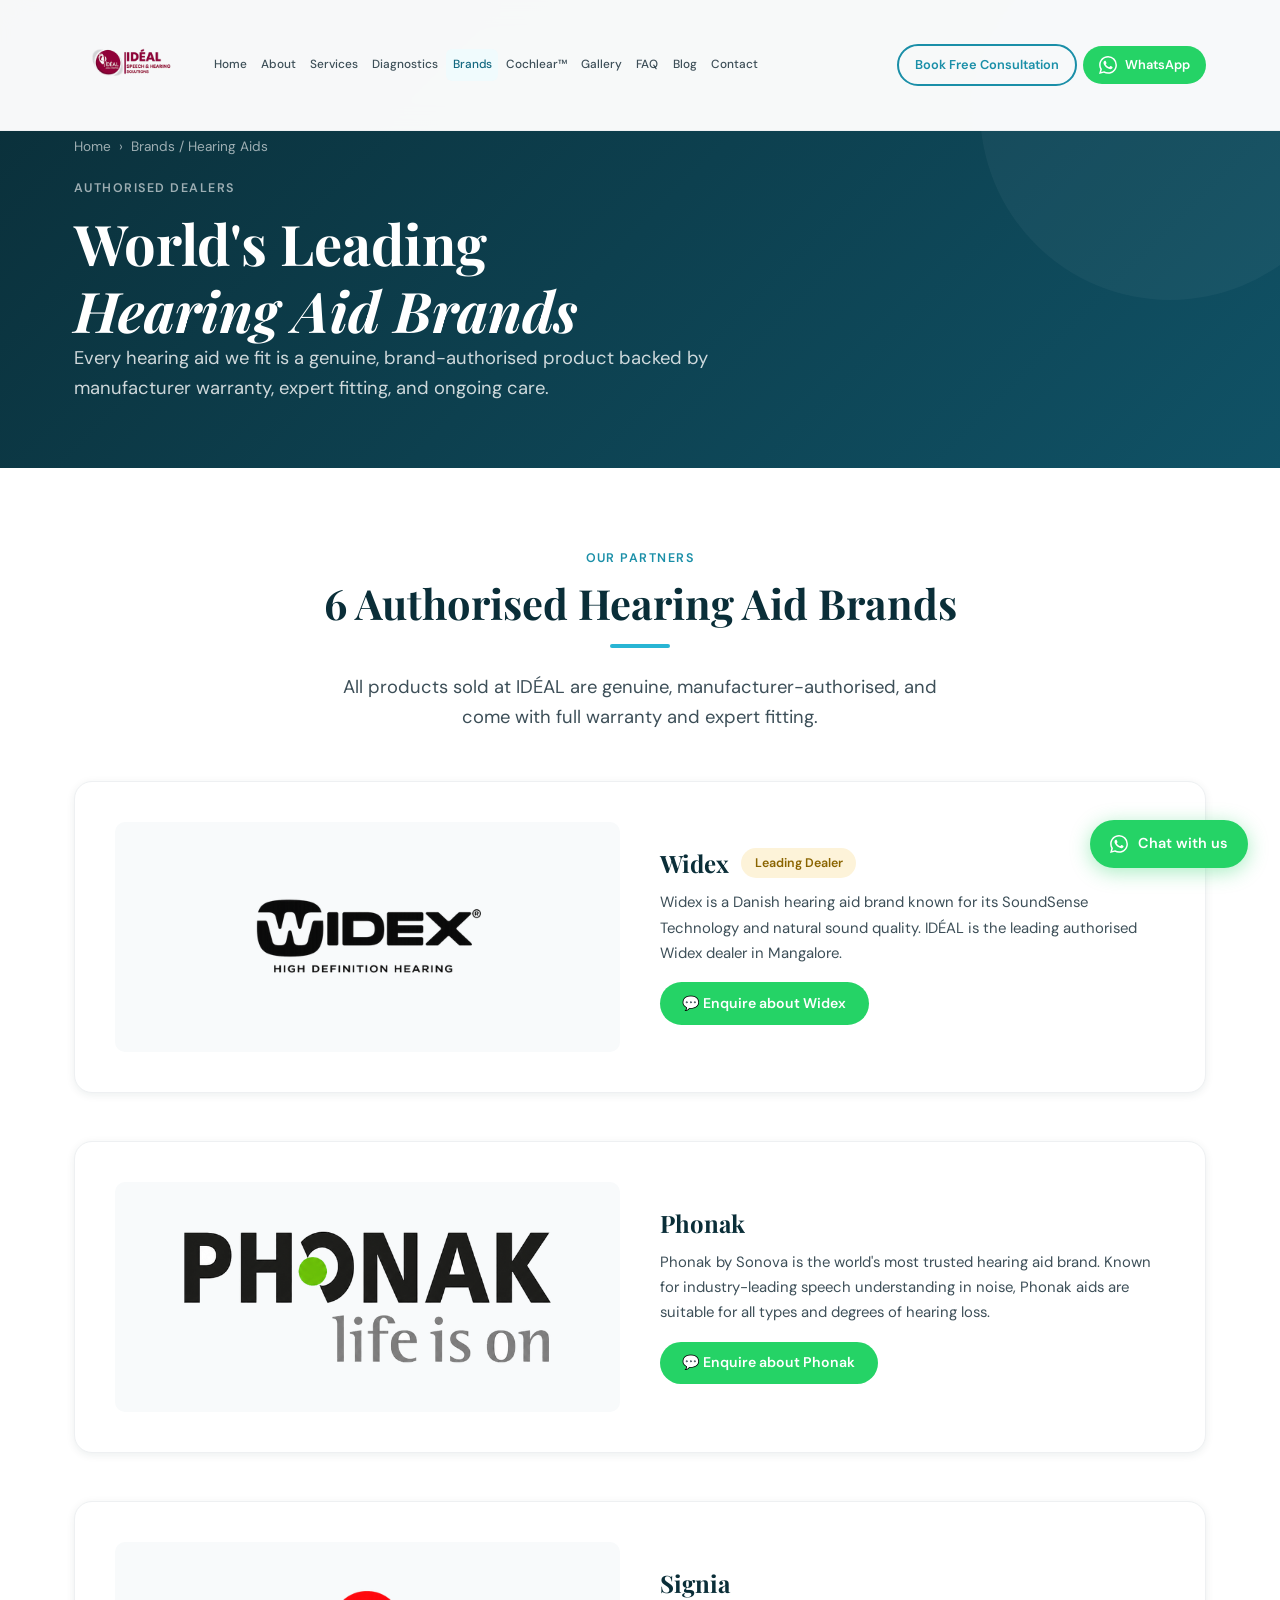
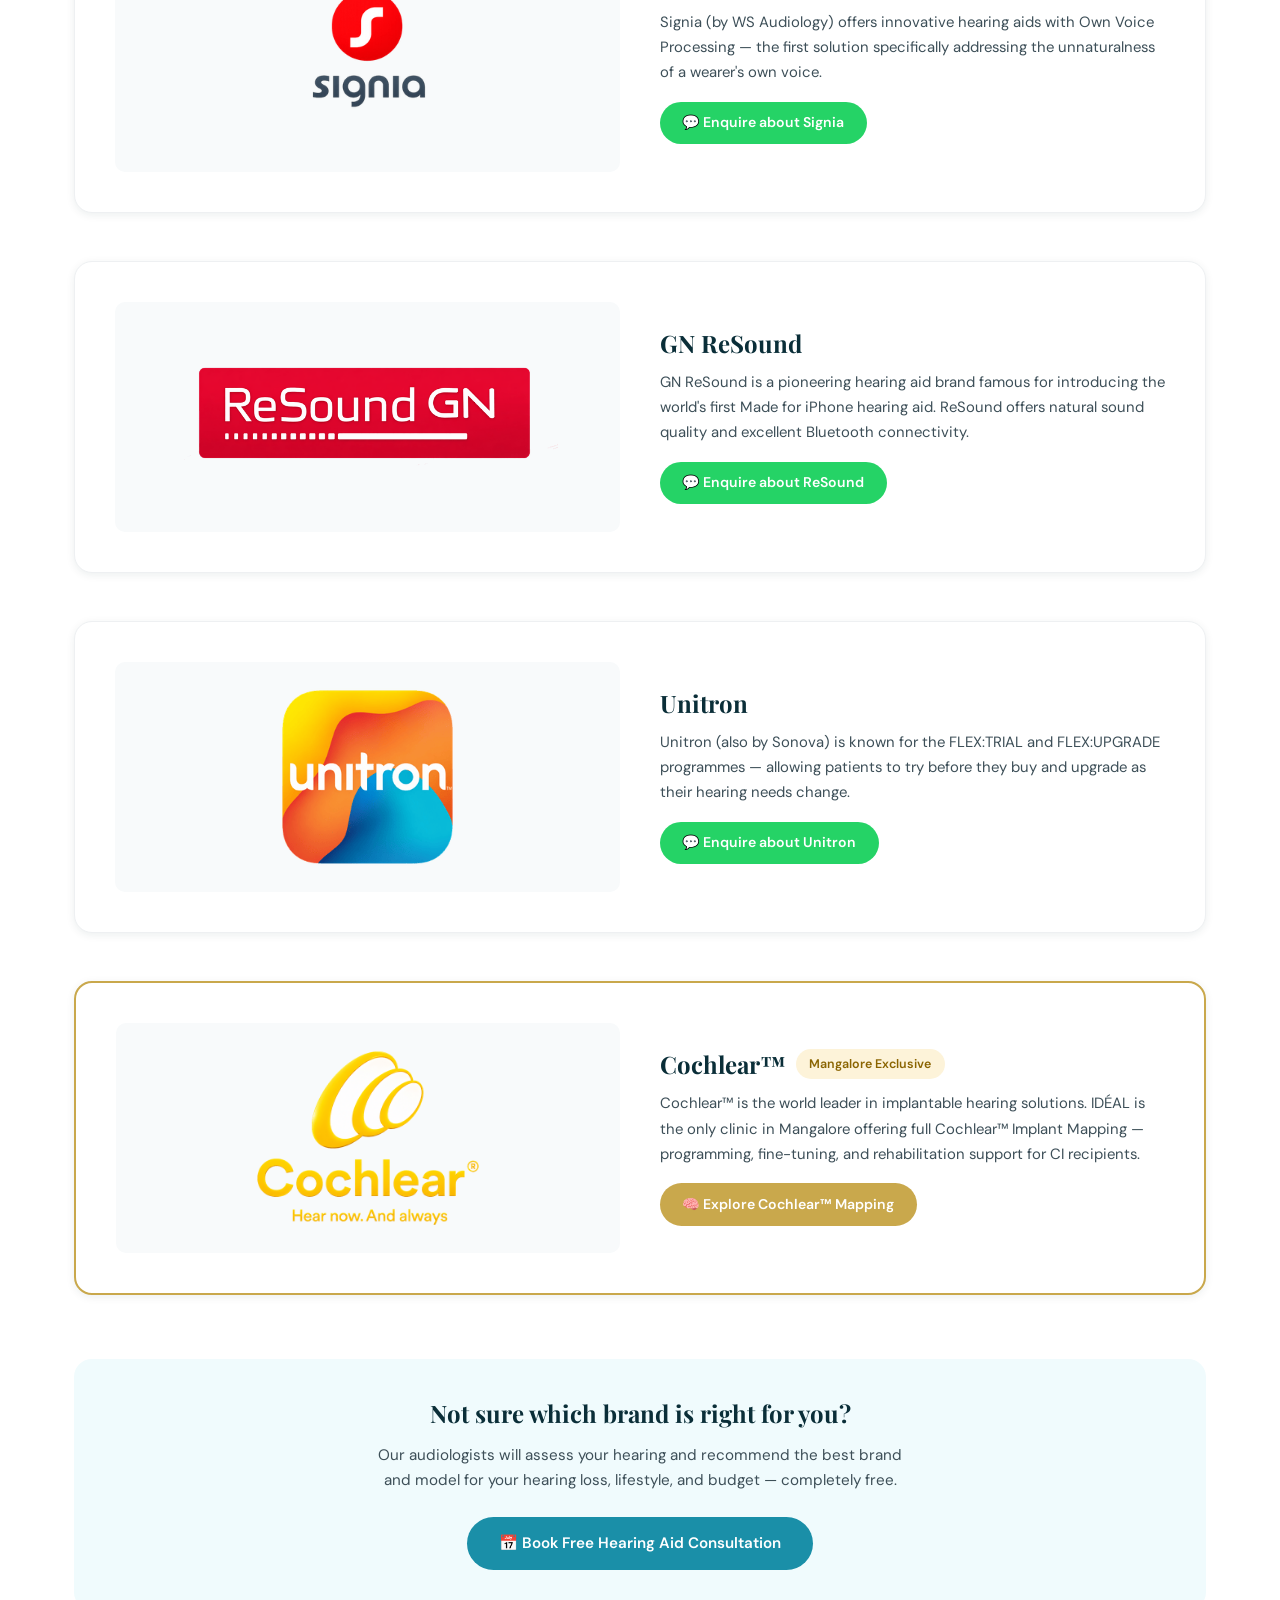
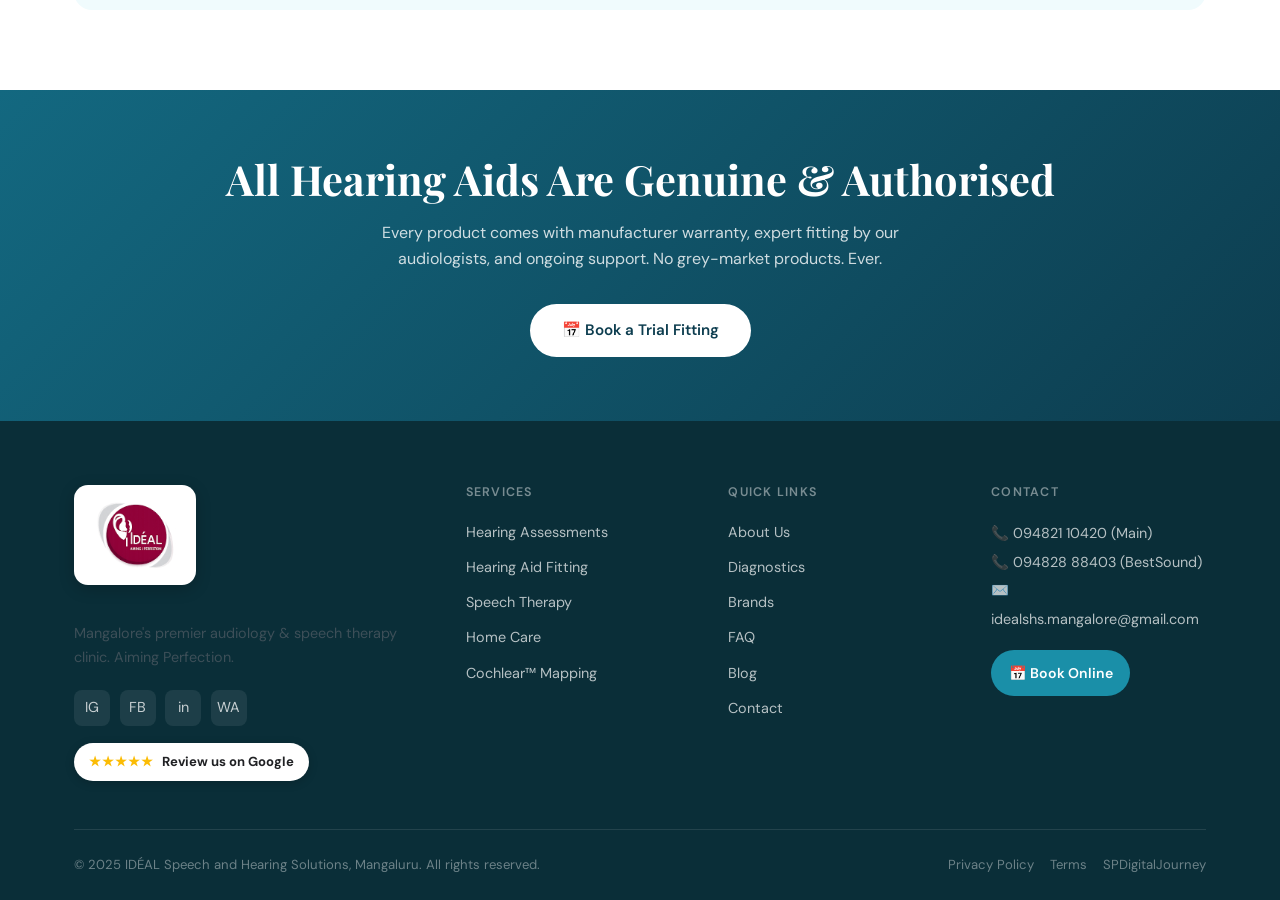
<file: brands.html>
<!DOCTYPE html>
<html lang="en">
<head>
<meta charset="UTF-8"><meta name="viewport" content="width=device-width,initial-scale=1.0">
<title>Hearing Aid Brands — Phonak, Widex, Signia, ReSound, Unitron | IDÉAL Mangalore</title>
<meta name="description" content="IDÉAL Speech & Hearing Solutions is an authorised dealer for Phonak, Widex, Signia, GN ReSound and Unitron in Mangalore. Genuine hearing aids with expert fitting and full warranty.">
<meta name="keywords" content="Phonak Mangalore, Widex Mangalore, Signia hearing aid Mangalore, ReSound Mangalore, Unitron Mangalore, authorised hearing aid dealer Mangalore, best hearing aid Mangalore">
<link rel="canonical" href="https://idealshs.com/brands.html">
<meta property="og:title" content="Hearing Aid Brands — Phonak, Widex, Signia, ReSound, Unitron | IDÉAL Mangalore">
<meta property="og:description" content="IDÉAL Speech & Hearing Solutions is an authorised dealer for Phonak, Widex, Signia, GN ReSound and Unitron in Mangalore. Genuine hearing aids with expert fitting and full warranty.">
<meta property="og:url" content="https://idealshs.com/brands.html">
<script type="application/ld+json">{"@context":"https://schema.org","@type":"MedicalClinic","name":"IDÉAL Speech and Hearing Solutions","url":"https://idealshs.com","telephone":"+919482110420","address":{"@type":"PostalAddress","streetAddress":"No. 204, Indus Commercial Complex, Arya Samaj Rd, Kadri","addressLocality":"Mangaluru","addressRegion":"Karnataka","postalCode":"575003","addressCountry":"IN"}}</script>
<link rel="stylesheet" href="style.css">
</head>
<body>
<nav class="navbar" id="navbar">
  <div class="container">
    <div class="navbar-inner">
      <a href="index.html" class="navbar-logo">
        <img src="logo.png" alt="IDÉAL Speech and Hearing Solutions">
      </a>
      <div class="nav-links"><a href="index.html">Home</a><a href="about.html">About</a><a href="services.html">Services</a><a href="diagnostics.html">Diagnostics</a><a href="brands.html" class="active">Brands</a><a href="cochlear.html">Cochlear™</a><a href="gallery.html">Gallery</a><a href="faq.html">FAQ</a><a href="blog.html">Blog</a><a href="contact.html">Contact</a></div>
      <div class="nav-cta">
        <a href="#" class="btn btn-outline btn-sm" data-modal="lead">Book Free Consultation</a>
        <a href="https://wa.me/919482110420" class="btn btn-wa btn-sm" target="_blank" rel="noopener">
          <svg viewBox="0 0 24 24" style="width:18px;height:18px;fill:currentColor"><path d="M17.472 14.382c-.297-.149-1.758-.867-2.03-.967-.273-.099-.471-.148-.67.15-.197.297-.767.966-.94 1.164-.173.199-.347.223-.644.075-.297-.15-1.255-.463-2.39-1.475-.883-.788-1.48-1.761-1.653-2.059-.173-.297-.018-.458.13-.606.134-.133.298-.347.446-.52.149-.174.198-.298.298-.497.099-.198.05-.371-.025-.52-.075-.149-.669-1.612-.916-2.207-.242-.579-.487-.5-.669-.51-.173-.008-.371-.01-.57-.01-.198 0-.52.074-.792.372-.272.297-1.04 1.016-1.04 2.479 0 1.462 1.065 2.875 1.213 3.074.149.198 2.096 3.2 5.077 4.487.709.306 1.262.489 1.694.625.712.227 1.36.195 1.871.118.571-.085 1.758-.719 2.006-1.413.248-.694.248-1.289.173-1.413-.074-.124-.272-.198-.57-.347m-5.421 7.403h-.004a9.87 9.87 0 01-5.031-1.378l-.361-.214-3.741.982.998-3.648-.235-.374a9.86 9.86 0 01-1.51-5.26c.001-5.45 4.436-9.884 9.888-9.884 2.64 0 5.122 1.03 6.988 2.898a9.825 9.825 0 012.893 6.994c-.003 5.45-4.437 9.884-9.885 9.884m8.413-18.297A11.815 11.815 0 0012.05 0C5.495 0 .16 5.335.157 11.892c0 2.096.547 4.142 1.588 5.945L.057 24l6.305-1.654a11.882 11.882 0 005.683 1.448h.005c6.554 0 11.89-5.335 11.893-11.893a11.821 11.821 0 00-3.48-8.413Z"/></svg>
          WhatsApp
        </a>
      </div>
      <button class="hamburger" aria-label="Toggle menu">
        <span></span><span></span><span></span>
      </button>
    </div>
  </div>
</nav>

<!-- MOBILE MENU -->
<div class="mobile-menu"><a href="index.html">Home</a><a href="about.html">About</a><a href="services.html">Services</a><a href="diagnostics.html">Diagnostics</a><a href="brands.html">Brands</a><a href="cochlear.html">Cochlear™</a><a href="gallery.html">Gallery</a><a href="faq.html">FAQ</a><a href="blog.html">Blog</a><a href="contact.html">Contact</a><a href="#" data-modal="lead" style="background:var(--teal-500);color:#fff;margin-top:.5rem">📅 Book Free Consultation</a></div>

<div class="page-hero">
  <div class="container">
    <div class="breadcrumb"><a href="index.html">Home</a><span>›</span><span>Brands / Hearing Aids</span></div>
    <span class="section-label" style="color:rgba(255,255,255,.6)">Authorised Dealers</span>
    <h1>World's Leading<br><em>Hearing Aid Brands</em></h1>
    <p class="lead">Every hearing aid we fit is a genuine, brand-authorised product backed by manufacturer warranty, expert fitting, and ongoing care.</p>
  </div>
</div>
<section class="section">
  <div class="container">
    <div class="section-header text-center">
      <span class="section-label">Our Partners</span>
      <h2>6 Authorised Hearing Aid Brands</h2>
      <div class="divider divider-center"></div>
      <p class="lead" style="margin:0 auto">All products sold at IDÉAL are genuine, manufacturer-authorised, and come with full warranty and expert fitting.</p>
    </div>
    <div style="display:grid;gap:3rem;margin-top:3rem">
      <div class="card grid-2" style="padding:2.5rem">
        <div style="display:flex;align-items:center;justify-content:center;padding:1.25rem;background:var(--off-white);min-height:230px;border-radius:var(--radius)">
          <img src="widex-logo.png" alt="Widex Hearing Aids Mangalore" style="max-height:180px;width:82%;object-fit:contain">
        </div>
        <div>
          <div style="display:flex;align-items:center;gap:.75rem;margin-bottom:.75rem"><h3>Widex</h3><span class="badge badge-gold">Leading Dealer</span></div>
          <p style="margin-bottom:1rem;font-size:.93rem;line-height:1.7">Widex is a Danish hearing aid brand known for its SoundSense Technology and natural sound quality. IDÉAL is the leading authorised Widex dealer in Mangalore.</p>
          <a href="https://wa.me/919482110420?text=Hello+IDÉAL!+I+am+interested+in+Widex+hearing+aids." class="btn btn-wa btn-sm" target="_blank">💬 Enquire about Widex</a>
        </div>
      </div>
      <div class="card grid-2" style="padding:2.5rem">
        <div style="display:flex;align-items:center;justify-content:center;padding:1.25rem;background:var(--off-white);min-height:230px;border-radius:var(--radius)">
          <img src="phonak-logo.png" alt="Phonak Hearing Aids Mangalore" style="max-height:180px;width:82%;object-fit:contain">
        </div>
        <div>
          <h3 style="margin-bottom:.75rem">Phonak</h3>
          <p style="margin-bottom:1rem;font-size:.93rem;line-height:1.7">Phonak by Sonova is the world's most trusted hearing aid brand. Known for industry-leading speech understanding in noise, Phonak aids are suitable for all types and degrees of hearing loss.</p>
          <a href="https://wa.me/919482110420?text=Hello+IDÉAL!+I+am+interested+in+Phonak+hearing+aids." class="btn btn-wa btn-sm" target="_blank">💬 Enquire about Phonak</a>
        </div>
      </div>
      <div class="card grid-2" style="padding:2.5rem">
        <div style="display:flex;align-items:center;justify-content:center;padding:1.25rem;background:var(--off-white);min-height:230px;border-radius:var(--radius)">
          <img src="signia-logo.png" alt="Signia Hearing Aids Mangalore" style="max-height:180px;width:82%;object-fit:contain">
        </div>
        <div>
          <h3 style="margin-bottom:.75rem">Signia</h3>
          <p style="margin-bottom:1rem;font-size:.93rem;line-height:1.7">Signia (by WS Audiology) offers innovative hearing aids with Own Voice Processing — the first solution specifically addressing the unnaturalness of a wearer's own voice.</p>
          <a href="https://wa.me/919482110420?text=Hello+IDÉAL!+I+am+interested+in+Signia+hearing+aids." class="btn btn-wa btn-sm" target="_blank">💬 Enquire about Signia</a>
        </div>
      </div>
      <div class="card grid-2" style="padding:2.5rem">
        <div style="display:flex;align-items:center;justify-content:center;padding:1.25rem;background:var(--off-white);min-height:230px;border-radius:var(--radius)">
          <img src="resound-logo.png" alt="GN ReSound Hearing Aids Mangalore" style="max-height:180px;width:82%;object-fit:contain">
        </div>
        <div>
          <h3 style="margin-bottom:.75rem">GN ReSound</h3>
          <p style="margin-bottom:1rem;font-size:.93rem;line-height:1.7">GN ReSound is a pioneering hearing aid brand famous for introducing the world's first Made for iPhone hearing aid. ReSound offers natural sound quality and excellent Bluetooth connectivity.</p>
          <a href="https://wa.me/919482110420?text=Hello+IDÉAL!+I+am+interested+in+GN+ReSound+hearing+aids." class="btn btn-wa btn-sm" target="_blank">💬 Enquire about ReSound</a>
        </div>
      </div>
      <div class="card grid-2" style="padding:2.5rem">
        <div style="display:flex;align-items:center;justify-content:center;padding:1.25rem;background:var(--off-white);min-height:230px;border-radius:var(--radius)">
          <img src="unitron-logo.png" alt="Unitron Hearing Aids Mangalore" style="max-height:180px;width:82%;object-fit:contain">
        </div>
        <div>
          <h3 style="margin-bottom:.75rem">Unitron</h3>
          <p style="margin-bottom:1rem;font-size:.93rem;line-height:1.7">Unitron (also by Sonova) is known for the FLEX:TRIAL and FLEX:UPGRADE programmes — allowing patients to try before they buy and upgrade as their hearing needs change.</p>
          <a href="https://wa.me/919482110420?text=Hello+IDÉAL!+I+am+interested+in+Unitron+hearing+aids." class="btn btn-wa btn-sm" target="_blank">💬 Enquire about Unitron</a>
        </div>
      </div>
      <div class="card grid-2" style="padding:2.5rem;border:2px solid var(--gold)">
        <div style="display:flex;align-items:center;justify-content:center;padding:1.25rem;background:var(--off-white);min-height:230px;border-radius:var(--radius)">
          <img src="cochlear-logo.png" alt="Cochlear Implant Mangalore" style="max-height:180px;width:82%;object-fit:contain">
        </div>
        <div>
          <div style="display:flex;align-items:center;gap:.6rem;margin-bottom:.75rem"><h3>Cochlear™</h3><span class="badge badge-gold">Mangalore Exclusive</span></div>
          <p style="margin-bottom:1rem;font-size:.93rem;line-height:1.7">Cochlear™ is the world leader in implantable hearing solutions. IDÉAL is the only clinic in Mangalore offering full Cochlear™ Implant Mapping — programming, fine-tuning, and rehabilitation support for CI recipients.</p>
          <a href="cochlear.html" class="btn btn-gold btn-sm">🧠 Explore Cochlear™ Mapping</a>
        </div>
      </div>
    </div>
    <div style="margin-top:4rem;background:var(--teal-50);border-radius:var(--radius-lg);padding:2.5rem;text-align:center">
      <h3 style="margin-bottom:1rem">Not sure which brand is right for you?</h3>
      <p style="max-width:540px;margin:0 auto 1.5rem;font-size:.95rem">Our audiologists will assess your hearing and recommend the best brand and model for your hearing loss, lifestyle, and budget — completely free.</p>
      <a href="#" class="btn btn-primary" data-modal="lead">📅 Book Free Hearing Aid Consultation</a>
    </div>
  </div>
</section>
<section style="background:linear-gradient(135deg,var(--teal-600),var(--teal-800));padding:4rem 0">
  <div class="container text-center">
    <h2 style="color:#fff;margin-bottom:1rem">All Hearing Aids Are Genuine &amp; Authorised</h2>
    <p style="color:rgba(255,255,255,.8);max-width:520px;margin:0 auto 2rem">Every product comes with manufacturer warranty, expert fitting by our audiologists, and ongoing support. No grey-market products. Ever.</p>
    <a href="#" class="btn btn-white" data-modal="lead">📅 Book a Trial Fitting</a>
  </div>
</section>
<footer class="footer"><div class="container"><div class="footer-grid">
<div class="footer-brand"><div style="display:flex;align-items:center;gap:.75rem;margin-bottom:1rem"><img src="logo-icon.png" alt="IDÉAL Speech and Hearing Solutions" class="footer-logo"></div><p>Mangalore's premier audiology &amp; speech therapy clinic. Aiming Perfection.</p><div class="footer-social"><a href="https://www.instagram.com/ideal_shs" target="_blank">IG</a><a href="https://www.facebook.com/people/Id%C3%A9al-Speech-and-Hearing-Solutions/61573655292414/" target="_blank">FB</a><a href="https://www.linkedin.com/company/ideal-speech-and-hearing-solutions/" target="_blank">in</a><a href="https://wa.me/919482110420" target="_blank">WA</a></div><a href="https://g.page/r/CUAIKrfOPGJlEBM/review" target="_blank" rel="noopener" aria-label="Review us on Google" style="display:inline-flex;align-items:center;gap:.5rem;margin-top:1.1rem;background:#fff;color:#202124;padding:.5rem .95rem;border-radius:50px;font-size:.82rem;font-weight:700;box-shadow:0 2px 10px rgba(0,0,0,.18)"><span style="color:#fbbc05;letter-spacing:1px">★★★★★</span> Review us on Google</a></div>
<div><h4>Services</h4><ul><li><a href="services.html">Hearing Assessments</a></li><li><a href="services.html">Hearing Aid Fitting</a></li><li><a href="services.html">Speech Therapy</a></li><li><a href="services.html">Home Care</a></li><li><a href="cochlear.html">Cochlear™ Mapping</a></li></ul></div>
<div><h4>Quick Links</h4><ul><li><a href="about.html">About Us</a></li><li><a href="diagnostics.html">Diagnostics</a></li><li><a href="brands.html">Brands</a></li><li><a href="faq.html">FAQ</a></li><li><a href="blog.html">Blog</a></li><li><a href="contact.html">Contact</a></li></ul></div>
<div class="footer-contact"><h4>Contact</h4><a href="tel:+919482110420">📞 094821 10420 (Main)</a><a href="tel:+919482888403">📞 094828 88403 (BestSound)</a><a href="mailto:idealshs.mangalore@gmail.com">✉️ idealshs.mangalore@gmail.com</a><a href="https://idealspeechandhearing.setmore.com/idealspeechandhearing" target="_blank" style="margin-top:1rem;display:inline-flex;align-items:center;gap:.5rem;background:var(--teal-500);color:#fff;padding:.55rem 1.1rem;border-radius:50px;font-size:.88rem;font-weight:600">📅 Book Online</a></div>
</div><div class="footer-bottom"><span>© 2025 IDÉAL Speech and Hearing Solutions, Mangaluru. All rights reserved.</span><div style="display:flex;gap:1rem;flex-wrap:wrap"><a href="#">Privacy Policy</a><a href="#">Terms</a><a href="https://spdigitaljourney.github.io" target="_blank">SPDigitalJourney</a></div></div></div></footer>
<div class="wa-float"><a href="https://wa.me/919482110420?text=Hi%20ID%C3%89AL%20%F0%9F%91%8B%20I%27d%20like%20to%20book%20an%20appointment." class="wa-bubble" target="_blank"><svg viewBox="0 0 24 24" style="width:18px;height:18px;fill:currentColor"><path d="M17.472 14.382c-.297-.149-1.758-.867-2.03-.967-.273-.099-.471-.148-.67.15-.197.297-.767.966-.94 1.164-.173.199-.347.223-.644.075-.297-.15-1.255-.463-2.39-1.475-.883-.788-1.48-1.761-1.653-2.059-.173-.297-.018-.458.13-.606.134-.133.298-.347.446-.52.149-.174.198-.298.298-.497.099-.198.05-.371-.025-.52-.075-.149-.669-1.612-.916-2.207-.242-.579-.487-.5-.669-.51-.173-.008-.371-.01-.57-.01-.198 0-.52.074-.792.372-.272.297-1.04 1.016-1.04 2.479 0 1.462 1.065 2.875 1.213 3.074.149.198 2.096 3.2 5.077 4.487.709.306 1.262.489 1.694.625.712.227 1.36.195 1.871.118.571-.085 1.758-.719 2.006-1.413.248-.694.248-1.289.173-1.413-.074-.124-.272-.198-.57-.347m-5.421 7.403h-.004a9.87 9.87 0 01-5.031-1.378l-.361-.214-3.741.982.998-3.648-.235-.374a9.86 9.86 0 01-1.51-5.26c.001-5.45 4.436-9.884 9.888-9.884 2.64 0 5.122 1.03 6.988 2.898a9.825 9.825 0 012.893 6.994c-.003 5.45-4.437 9.884-9.885 9.884m8.413-18.297A11.815 11.815 0 0012.05 0C5.495 0 .16 5.335.157 11.892c0 2.096.547 4.142 1.588 5.945L.057 24l6.305-1.654a11.882 11.882 0 005.683 1.448h.005c6.554 0 11.89-5.335 11.893-11.893a11.821 11.821 0 00-3.48-8.413Z"/></svg><span>Chat with us</span></a></div>
<div class="modal-overlay" id="leadModal"><div class="modal-box"><button class="modal-close">✕</button><div style="text-align:center;margin-bottom:1.5rem"><div style="width:56px;height:56px;background:var(--teal-100);border-radius:50%;display:flex;align-items:center;justify-content:center;font-size:1.5rem;margin:0 auto .75rem">📅</div><h3>Book Your Free Consultation</h3><p style="font-size:.9rem;margin-top:.3rem">Fill in your details — we'll connect via WhatsApp.</p></div><form id="leadForm"><div class="form-group"><label for="lf-name">Your Name *</label><input type="text" id="lf-name" placeholder="e.g. Ramesh Kumar" required></div><div class="form-group"><label for="lf-phone">Phone Number *</label><input type="tel" id="lf-phone" placeholder="+91 98765 43210" required></div><div class="form-group"><label for="lf-service">Service Interested In</label><select id="lf-service"><option>Hearing Test</option><option>Hearing Aid Fitting</option><option>Cochlear™ Implant Mapping</option><option>Speech Therapy</option><option>Newborn Hearing Screening</option><option>OAE / ABR / VEMP Test</option><option>Home Care Service</option><option>General Enquiry</option></select></div><button type="submit" class="btn btn-wa" style="width:100%;justify-content:center">Send via WhatsApp</button><p style="text-align:center;font-size:.8rem;color:var(--grey-500);margin-top:.75rem">🔒 Your details are private.</p></form></div></div>
<script src="main.js"></script>
</body></html>
</file>
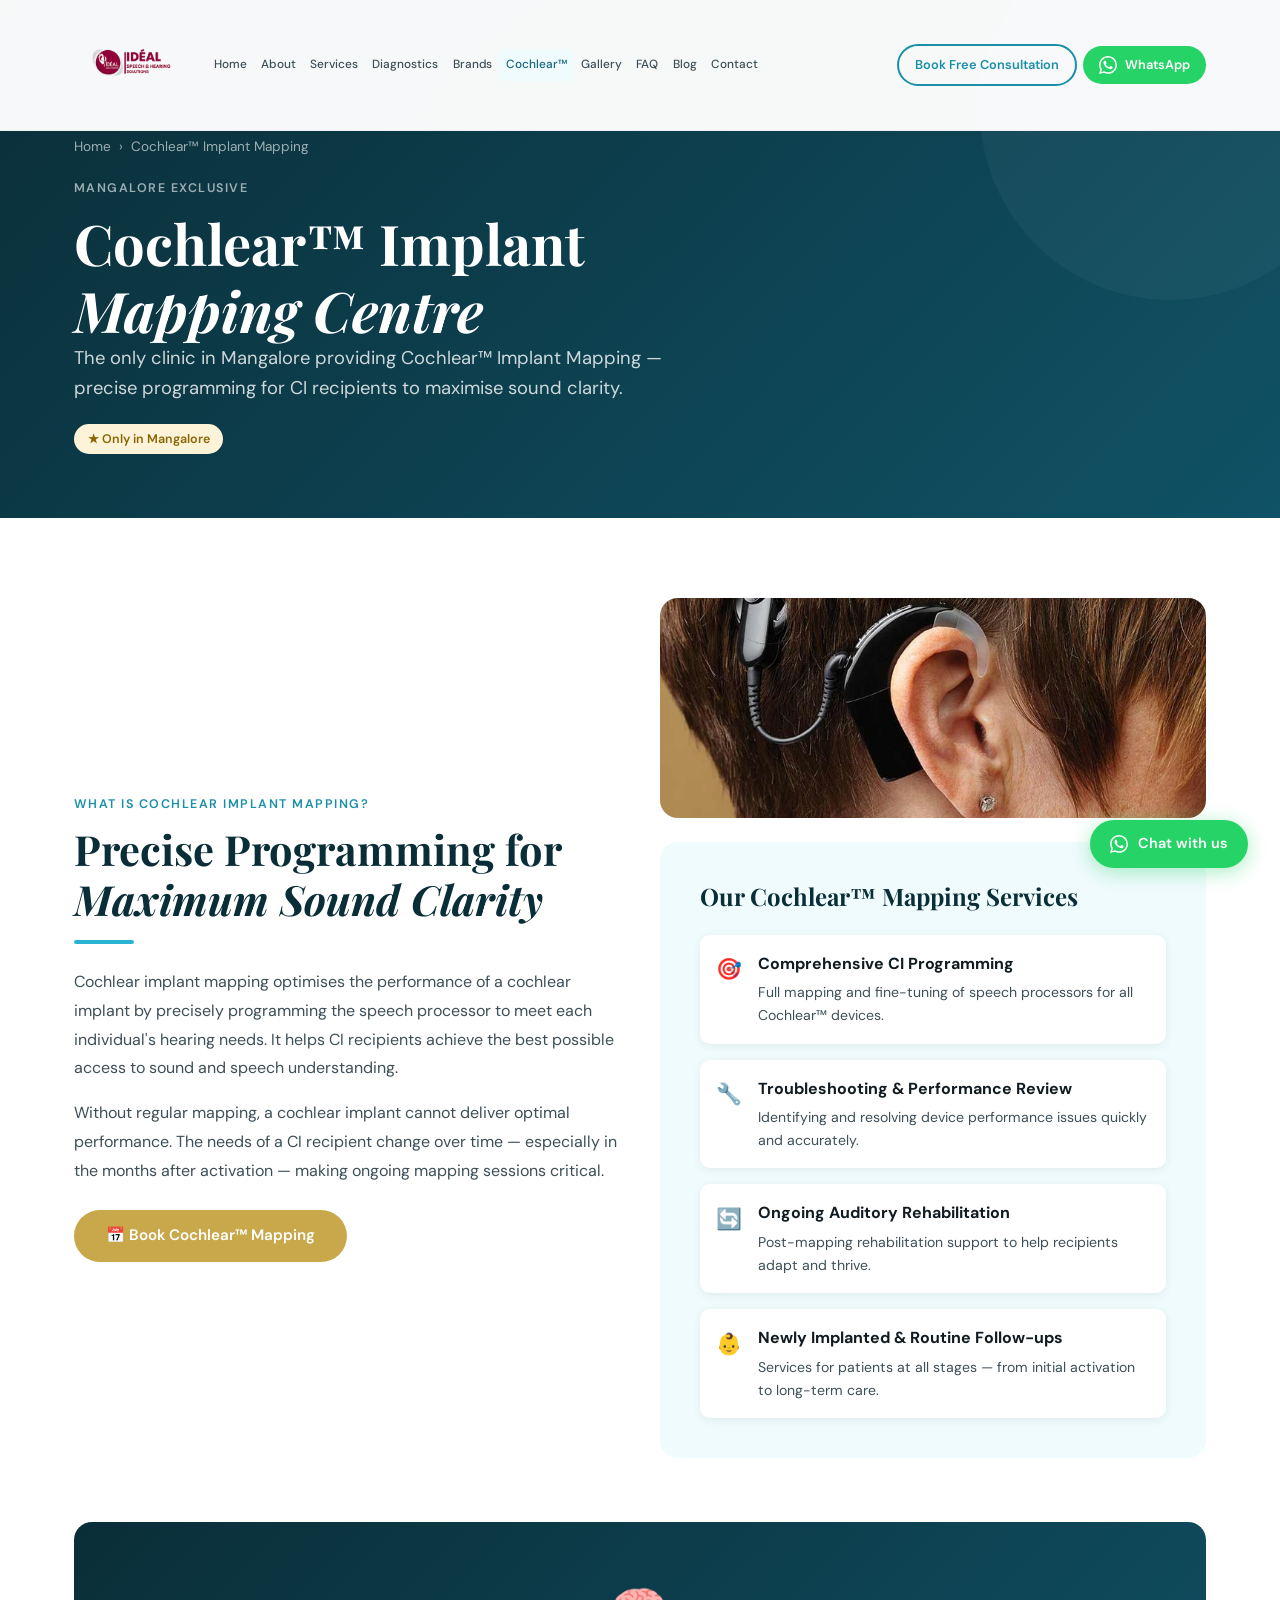
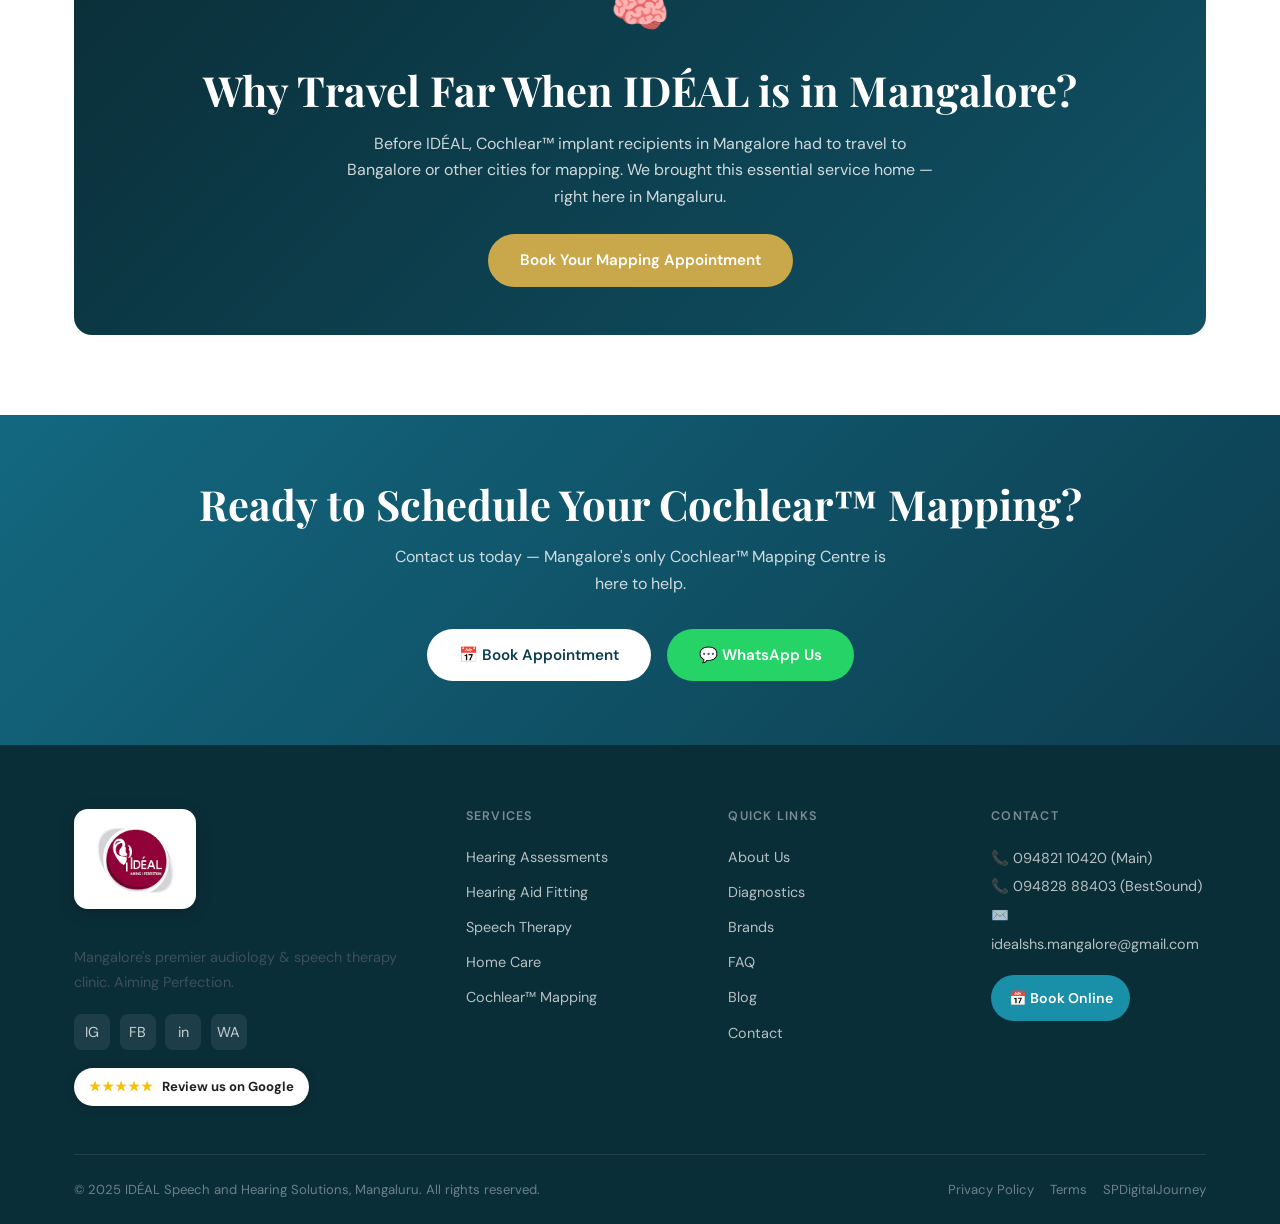
<file: cochlear.html>
<!DOCTYPE html>
<html lang="en">
<head>
<meta charset="UTF-8"><meta name="viewport" content="width=device-width,initial-scale=1.0">
<title>Cochlear™ Implant Mapping Mangalore | Only CI Mapping Centre — IDÉAL</title>
<meta name="description" content="Mangalore's only Cochlear™ Implant Mapping centre. IDÉAL Speech & Hearing Solutions offers comprehensive CI programming, fine-tuning, troubleshooting and auditory rehabilitation at Kadri, Mangaluru.">
<meta name="keywords" content="Cochlear implant mapping Mangalore, CI mapping Mangalore, cochlear implant programming Mangalore, cochlear implant follow up Mangalore, IDÉAL cochlear mapping">
<link rel="canonical" href="https://idealshs.com/cochlear.html">
<meta property="og:title" content="Cochlear™ Implant Mapping Mangalore | Only CI Mapping Centre — IDÉAL">
<meta property="og:description" content="Mangalore's only Cochlear™ Implant Mapping centre. IDÉAL Speech & Hearing Solutions offers comprehensive CI programming, fine-tuning, troubleshooting and auditory rehabilitation at Kadri, Mangaluru.">
<meta property="og:url" content="https://idealshs.com/cochlear.html">
<script type="application/ld+json">{"@context":"https://schema.org","@type":"MedicalClinic","name":"IDÉAL Speech and Hearing Solutions","url":"https://idealshs.com","telephone":"+919482110420","address":{"@type":"PostalAddress","streetAddress":"No. 204, Indus Commercial Complex, Arya Samaj Rd, Kadri","addressLocality":"Mangaluru","addressRegion":"Karnataka","postalCode":"575003","addressCountry":"IN"}}</script>
<link rel="stylesheet" href="style.css">
</head>
<body>
<nav class="navbar" id="navbar">
  <div class="container">
    <div class="navbar-inner">
      <a href="index.html" class="navbar-logo">
        <img src="logo.png" alt="IDÉAL Speech and Hearing Solutions">
      </a>
      <div class="nav-links"><a href="index.html">Home</a><a href="about.html">About</a><a href="services.html">Services</a><a href="diagnostics.html">Diagnostics</a><a href="brands.html">Brands</a><a href="cochlear.html" class="active">Cochlear™</a><a href="gallery.html">Gallery</a><a href="faq.html">FAQ</a><a href="blog.html">Blog</a><a href="contact.html">Contact</a></div>
      <div class="nav-cta">
        <a href="#" class="btn btn-outline btn-sm" data-modal="lead">Book Free Consultation</a>
        <a href="https://wa.me/919482110420" class="btn btn-wa btn-sm" target="_blank" rel="noopener">
          <svg viewBox="0 0 24 24" style="width:18px;height:18px;fill:currentColor"><path d="M17.472 14.382c-.297-.149-1.758-.867-2.03-.967-.273-.099-.471-.148-.67.15-.197.297-.767.966-.94 1.164-.173.199-.347.223-.644.075-.297-.15-1.255-.463-2.39-1.475-.883-.788-1.48-1.761-1.653-2.059-.173-.297-.018-.458.13-.606.134-.133.298-.347.446-.52.149-.174.198-.298.298-.497.099-.198.05-.371-.025-.52-.075-.149-.669-1.612-.916-2.207-.242-.579-.487-.5-.669-.51-.173-.008-.371-.01-.57-.01-.198 0-.52.074-.792.372-.272.297-1.04 1.016-1.04 2.479 0 1.462 1.065 2.875 1.213 3.074.149.198 2.096 3.2 5.077 4.487.709.306 1.262.489 1.694.625.712.227 1.36.195 1.871.118.571-.085 1.758-.719 2.006-1.413.248-.694.248-1.289.173-1.413-.074-.124-.272-.198-.57-.347m-5.421 7.403h-.004a9.87 9.87 0 01-5.031-1.378l-.361-.214-3.741.982.998-3.648-.235-.374a9.86 9.86 0 01-1.51-5.26c.001-5.45 4.436-9.884 9.888-9.884 2.64 0 5.122 1.03 6.988 2.898a9.825 9.825 0 012.893 6.994c-.003 5.45-4.437 9.884-9.885 9.884m8.413-18.297A11.815 11.815 0 0012.05 0C5.495 0 .16 5.335.157 11.892c0 2.096.547 4.142 1.588 5.945L.057 24l6.305-1.654a11.882 11.882 0 005.683 1.448h.005c6.554 0 11.89-5.335 11.893-11.893a11.821 11.821 0 00-3.48-8.413Z"/></svg>
          WhatsApp
        </a>
      </div>
      <button class="hamburger" aria-label="Toggle menu">
        <span></span><span></span><span></span>
      </button>
    </div>
  </div>
</nav>

<!-- MOBILE MENU -->
<div class="mobile-menu"><a href="index.html">Home</a><a href="about.html">About</a><a href="services.html">Services</a><a href="diagnostics.html">Diagnostics</a><a href="brands.html">Brands</a><a href="cochlear.html">Cochlear™</a><a href="gallery.html">Gallery</a><a href="faq.html">FAQ</a><a href="blog.html">Blog</a><a href="contact.html">Contact</a><a href="#" data-modal="lead" style="background:var(--teal-500);color:#fff;margin-top:.5rem">📅 Book Free Consultation</a></div>

<div class="page-hero">
  <div class="container">
    <div class="breadcrumb"><a href="index.html">Home</a><span>›</span><span>Cochlear™ Implant Mapping</span></div>
    <span class="section-label" style="color:rgba(255,255,255,.6)">Mangalore Exclusive</span>
    <h1>Cochlear™ Implant<br><em>Mapping Centre</em></h1>
    <p class="lead">The only clinic in Mangalore providing Cochlear™ Implant Mapping — precise programming for CI recipients to maximise sound clarity.</p>
    <span class="badge badge-gold" style="margin-top:1.25rem;display:inline-block">★ Only in Mangalore</span>
  </div>
</div>
<section class="section">
  <div class="container">
    <div class="grid-2" style="margin-bottom:4rem">
      <div>
        <span class="section-label">What is Cochlear Implant Mapping?</span>
        <h2>Precise Programming for<br><em>Maximum Sound Clarity</em></h2>
        <div class="divider"></div>
        <p style="margin-bottom:1rem;line-height:1.8">Cochlear implant mapping optimises the performance of a cochlear implant by precisely programming the speech processor to meet each individual's hearing needs. It helps CI recipients achieve the best possible access to sound and speech understanding.</p>
        <p style="margin-bottom:1.5rem;line-height:1.8">Without regular mapping, a cochlear implant cannot deliver optimal performance. The needs of a CI recipient change over time — especially in the months after activation — making ongoing mapping sessions critical.</p>
        <a href="#" class="btn btn-gold" data-modal="lead">📅 Book Cochlear™ Mapping</a>
      </div>
      <div>
        <div style="border-radius:var(--radius-lg);overflow:hidden;margin-bottom:1.5rem">
          <img src="cochlear-mapping.jpg" alt="Cochlear Implant Mapping Mangalore" style="width:100%;height:220px;object-fit:cover">
        </div>
        <div style="background:var(--teal-50);border-radius:var(--radius-lg);padding:2.5rem">
        <h3 style="margin-bottom:1.5rem">Our Cochlear™ Mapping Services</h3>
        <div style="display:flex;flex-direction:column;gap:1rem">
          <div style="display:flex;gap:1rem;align-items:flex-start;padding:1rem;background:#fff;border-radius:var(--radius);box-shadow:var(--shadow-sm)"><span style="font-size:1.3rem;margin-top:.1rem">🎯</span><div><strong>Comprehensive CI Programming</strong><p style="font-size:.88rem;margin-top:.25rem">Full mapping and fine-tuning of speech processors for all Cochlear™ devices.</p></div></div>
          <div style="display:flex;gap:1rem;align-items:flex-start;padding:1rem;background:#fff;border-radius:var(--radius);box-shadow:var(--shadow-sm)"><span style="font-size:1.3rem;margin-top:.1rem">🔧</span><div><strong>Troubleshooting &amp; Performance Review</strong><p style="font-size:.88rem;margin-top:.25rem">Identifying and resolving device performance issues quickly and accurately.</p></div></div>
          <div style="display:flex;gap:1rem;align-items:flex-start;padding:1rem;background:#fff;border-radius:var(--radius);box-shadow:var(--shadow-sm)"><span style="font-size:1.3rem;margin-top:.1rem">🔄</span><div><strong>Ongoing Auditory Rehabilitation</strong><p style="font-size:.88rem;margin-top:.25rem">Post-mapping rehabilitation support to help recipients adapt and thrive.</p></div></div>
          <div style="display:flex;gap:1rem;align-items:flex-start;padding:1rem;background:#fff;border-radius:var(--radius);box-shadow:var(--shadow-sm)"><span style="font-size:1.3rem;margin-top:.1rem">👶</span><div><strong>Newly Implanted &amp; Routine Follow-ups</strong><p style="font-size:.88rem;margin-top:.25rem">Services for patients at all stages — from initial activation to long-term care.</p></div></div>
        </div>
        </div>
      </div>
    </div>
    <div style="background:linear-gradient(135deg,var(--teal-900),var(--teal-700));border-radius:var(--radius-lg);padding:3rem;text-align:center">
      <div style="font-size:3rem;margin-bottom:1rem">🧠</div>
      <h2 style="color:#fff;margin-bottom:1rem">Why Travel Far When IDÉAL is in Mangalore?</h2>
      <p style="color:rgba(255,255,255,.8);max-width:600px;margin:0 auto 1.5rem">Before IDÉAL, Cochlear™ implant recipients in Mangalore had to travel to Bangalore or other cities for mapping. We brought this essential service home — right here in Mangaluru.</p>
      <a href="#" class="btn btn-gold" data-modal="lead">Book Your Mapping Appointment</a>
    </div>
  </div>
</section>
<section style="background:linear-gradient(135deg,var(--teal-600),var(--teal-800));padding:4rem 0">
  <div class="container text-center">
    <h2 style="color:#fff;margin-bottom:1rem">Ready to Schedule Your Cochlear™ Mapping?</h2>
    <p style="color:rgba(255,255,255,.8);max-width:500px;margin:0 auto 2rem">Contact us today — Mangalore's only Cochlear™ Mapping Centre is here to help.</p>
    <div style="display:flex;gap:1rem;justify-content:center;flex-wrap:wrap">
      <a href="#" class="btn btn-white" data-modal="lead">📅 Book Appointment</a>
      <a href="https://wa.me/919482110420?text=Hello+IDÉAL!+I+need+Cochlear+Implant+Mapping." class="btn btn-wa" target="_blank">💬 WhatsApp Us</a>
    </div>
  </div>
</section>
<footer class="footer"><div class="container"><div class="footer-grid">
<div class="footer-brand"><div style="display:flex;align-items:center;gap:.75rem;margin-bottom:1rem"><img src="logo-icon.png" alt="IDÉAL Speech and Hearing Solutions" class="footer-logo"></div><p>Mangalore's premier audiology &amp; speech therapy clinic. Aiming Perfection.</p><div class="footer-social"><a href="https://www.instagram.com/ideal_shs" target="_blank">IG</a><a href="https://www.facebook.com/people/Id%C3%A9al-Speech-and-Hearing-Solutions/61573655292414/" target="_blank">FB</a><a href="https://www.linkedin.com/company/ideal-speech-and-hearing-solutions/" target="_blank">in</a><a href="https://wa.me/919482110420" target="_blank">WA</a></div><a href="https://g.page/r/CUAIKrfOPGJlEBM/review" target="_blank" rel="noopener" aria-label="Review us on Google" style="display:inline-flex;align-items:center;gap:.5rem;margin-top:1.1rem;background:#fff;color:#202124;padding:.5rem .95rem;border-radius:50px;font-size:.82rem;font-weight:700;box-shadow:0 2px 10px rgba(0,0,0,.18)"><span style="color:#fbbc05;letter-spacing:1px">★★★★★</span> Review us on Google</a></div>
<div><h4>Services</h4><ul><li><a href="services.html">Hearing Assessments</a></li><li><a href="services.html">Hearing Aid Fitting</a></li><li><a href="services.html">Speech Therapy</a></li><li><a href="services.html">Home Care</a></li><li><a href="cochlear.html">Cochlear™ Mapping</a></li></ul></div>
<div><h4>Quick Links</h4><ul><li><a href="about.html">About Us</a></li><li><a href="diagnostics.html">Diagnostics</a></li><li><a href="brands.html">Brands</a></li><li><a href="faq.html">FAQ</a></li><li><a href="blog.html">Blog</a></li><li><a href="contact.html">Contact</a></li></ul></div>
<div class="footer-contact"><h4>Contact</h4><a href="tel:+919482110420">📞 094821 10420 (Main)</a><a href="tel:+919482888403">📞 094828 88403 (BestSound)</a><a href="mailto:idealshs.mangalore@gmail.com">✉️ idealshs.mangalore@gmail.com</a><a href="https://idealspeechandhearing.setmore.com/idealspeechandhearing" target="_blank" style="margin-top:1rem;display:inline-flex;align-items:center;gap:.5rem;background:var(--teal-500);color:#fff;padding:.55rem 1.1rem;border-radius:50px;font-size:.88rem;font-weight:600">📅 Book Online</a></div>
</div><div class="footer-bottom"><span>© 2025 IDÉAL Speech and Hearing Solutions, Mangaluru. All rights reserved.</span><div style="display:flex;gap:1rem;flex-wrap:wrap"><a href="#">Privacy Policy</a><a href="#">Terms</a><a href="https://spdigitaljourney.github.io" target="_blank">SPDigitalJourney</a></div></div></div></footer>
<div class="wa-float"><a href="https://wa.me/919482110420?text=Hi%20ID%C3%89AL%20%F0%9F%91%8B%20I%27d%20like%20to%20book%20an%20appointment." class="wa-bubble" target="_blank"><svg viewBox="0 0 24 24" style="width:18px;height:18px;fill:currentColor"><path d="M17.472 14.382c-.297-.149-1.758-.867-2.03-.967-.273-.099-.471-.148-.67.15-.197.297-.767.966-.94 1.164-.173.199-.347.223-.644.075-.297-.15-1.255-.463-2.39-1.475-.883-.788-1.48-1.761-1.653-2.059-.173-.297-.018-.458.13-.606.134-.133.298-.347.446-.52.149-.174.198-.298.298-.497.099-.198.05-.371-.025-.52-.075-.149-.669-1.612-.916-2.207-.242-.579-.487-.5-.669-.51-.173-.008-.371-.01-.57-.01-.198 0-.52.074-.792.372-.272.297-1.04 1.016-1.04 2.479 0 1.462 1.065 2.875 1.213 3.074.149.198 2.096 3.2 5.077 4.487.709.306 1.262.489 1.694.625.712.227 1.36.195 1.871.118.571-.085 1.758-.719 2.006-1.413.248-.694.248-1.289.173-1.413-.074-.124-.272-.198-.57-.347m-5.421 7.403h-.004a9.87 9.87 0 01-5.031-1.378l-.361-.214-3.741.982.998-3.648-.235-.374a9.86 9.86 0 01-1.51-5.26c.001-5.45 4.436-9.884 9.888-9.884 2.64 0 5.122 1.03 6.988 2.898a9.825 9.825 0 012.893 6.994c-.003 5.45-4.437 9.884-9.885 9.884m8.413-18.297A11.815 11.815 0 0012.05 0C5.495 0 .16 5.335.157 11.892c0 2.096.547 4.142 1.588 5.945L.057 24l6.305-1.654a11.882 11.882 0 005.683 1.448h.005c6.554 0 11.89-5.335 11.893-11.893a11.821 11.821 0 00-3.48-8.413Z"/></svg><span>Chat with us</span></a></div>
<div class="modal-overlay" id="leadModal"><div class="modal-box"><button class="modal-close">✕</button><div style="text-align:center;margin-bottom:1.5rem"><div style="width:56px;height:56px;background:var(--teal-100);border-radius:50%;display:flex;align-items:center;justify-content:center;font-size:1.5rem;margin:0 auto .75rem">📅</div><h3>Book Your Free Consultation</h3><p style="font-size:.9rem;margin-top:.3rem">Fill in your details — we'll connect via WhatsApp.</p></div><form id="leadForm"><div class="form-group"><label for="lf-name">Your Name *</label><input type="text" id="lf-name" placeholder="e.g. Ramesh Kumar" required></div><div class="form-group"><label for="lf-phone">Phone Number *</label><input type="tel" id="lf-phone" placeholder="+91 98765 43210" required></div><div class="form-group"><label for="lf-service">Service Interested In</label><select id="lf-service"><option>Hearing Test</option><option>Hearing Aid Fitting</option><option>Cochlear™ Implant Mapping</option><option>Speech Therapy</option><option>Newborn Hearing Screening</option><option>OAE / ABR / VEMP Test</option><option>Home Care Service</option><option>General Enquiry</option></select></div><button type="submit" class="btn btn-wa" style="width:100%;justify-content:center">Send via WhatsApp</button><p style="text-align:center;font-size:.8rem;color:var(--grey-500);margin-top:.75rem">🔒 Your details are private.</p></form></div></div>
<script src="main.js"></script>
</body></html>
</file>
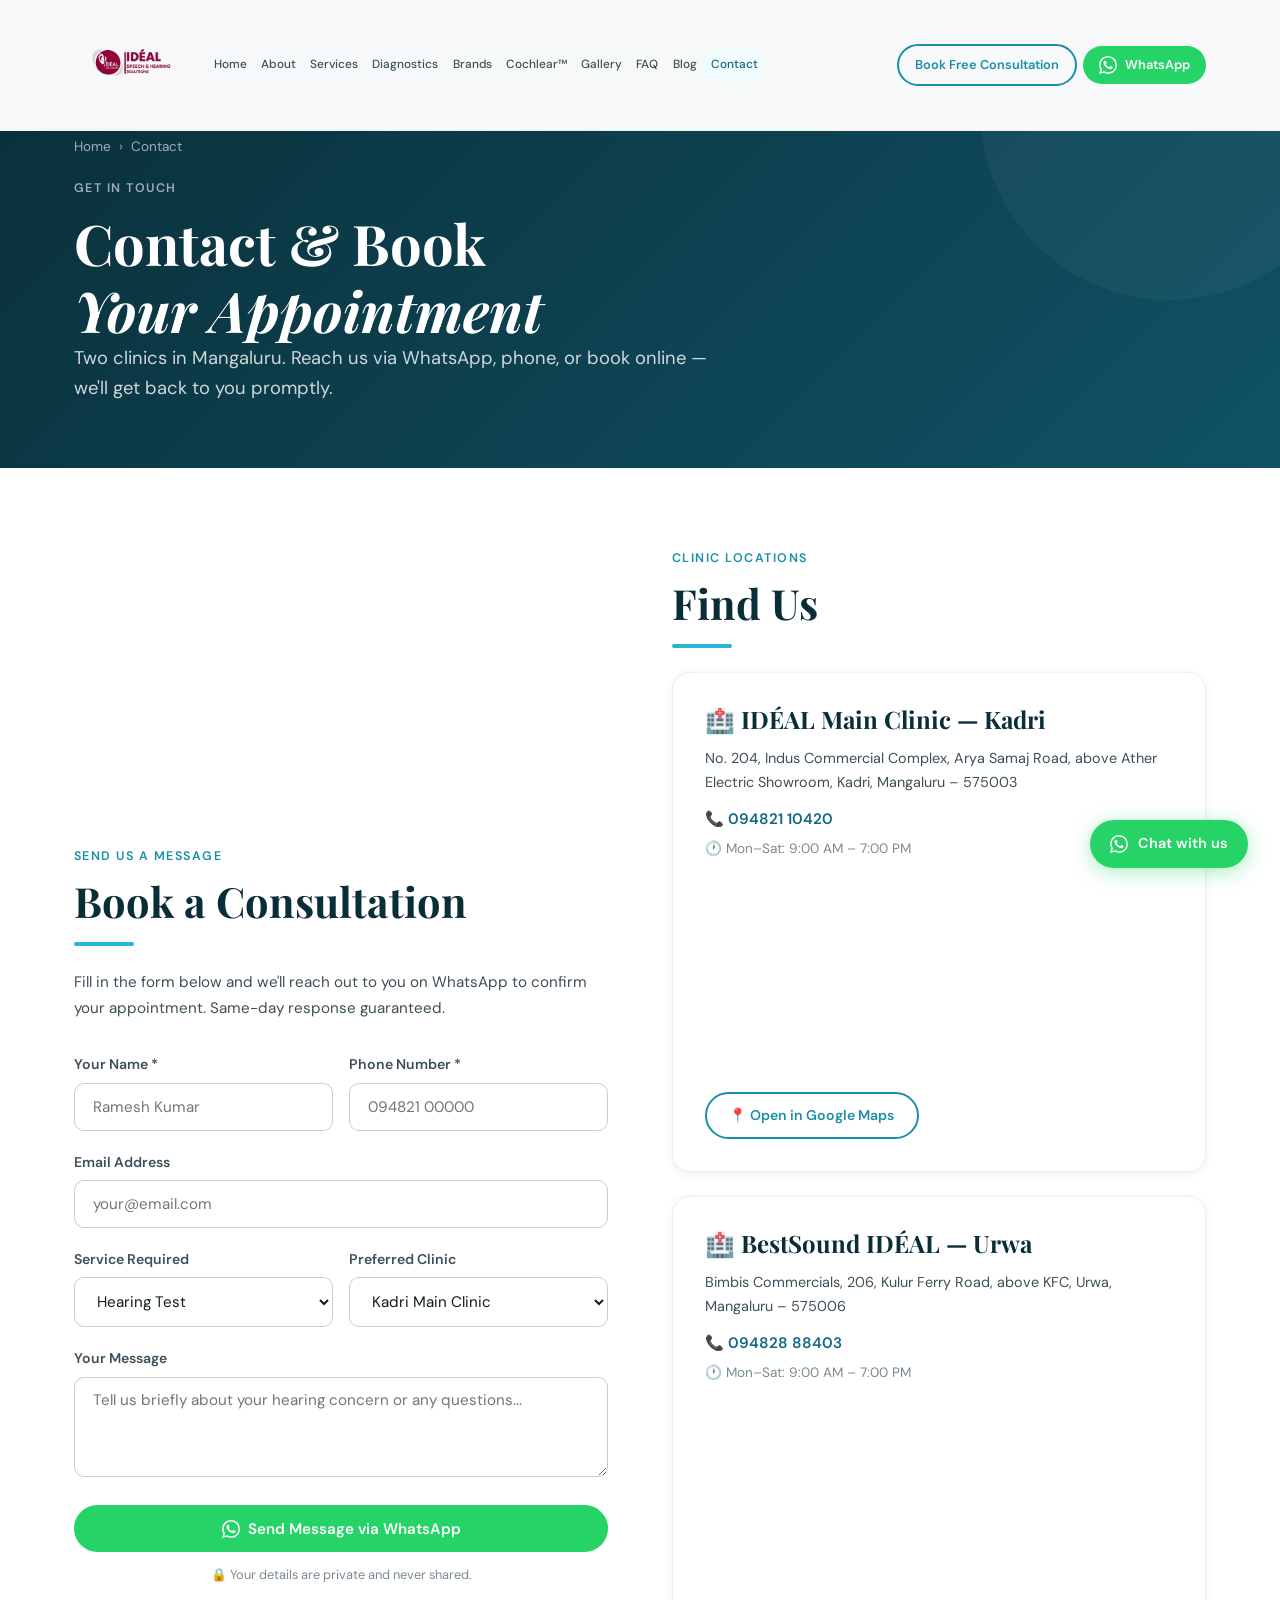
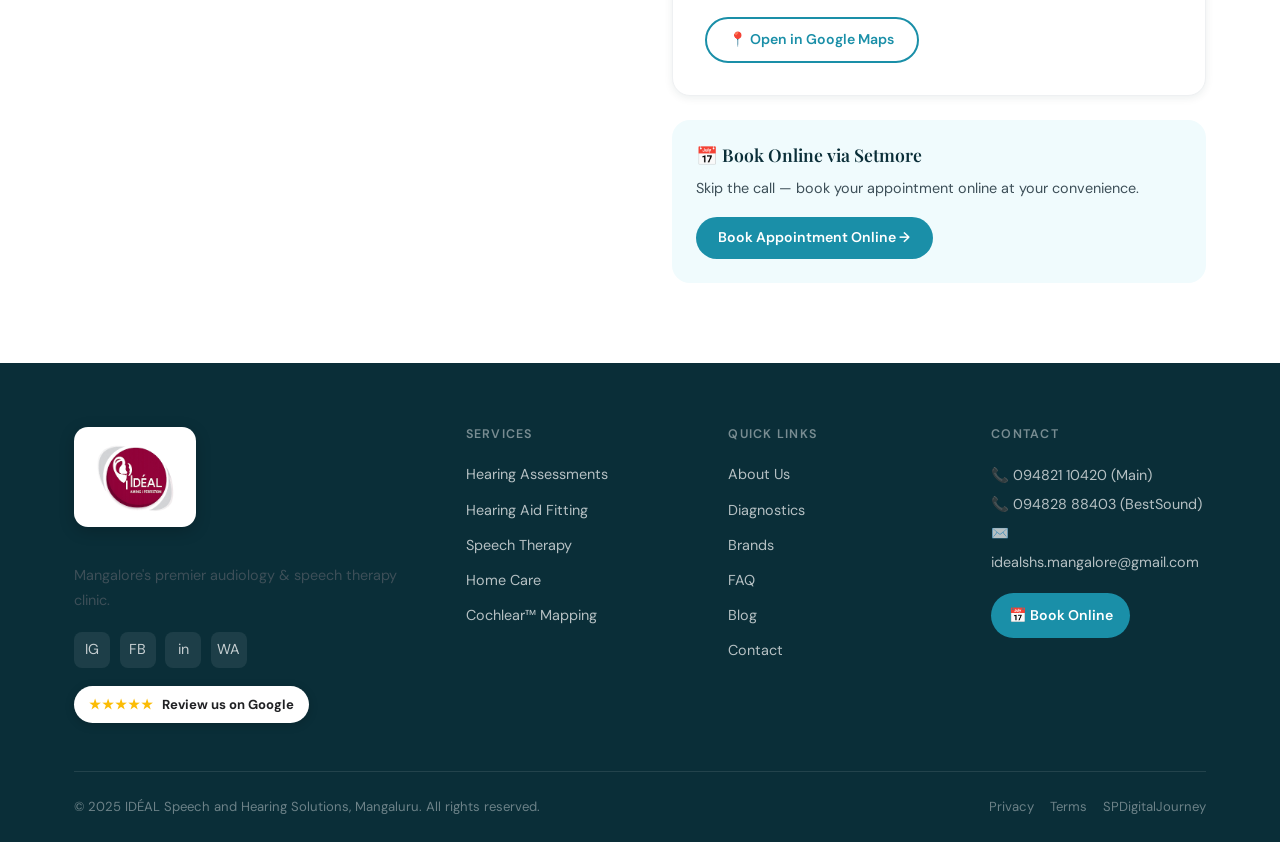
<file: contact.html>
<!DOCTYPE html>
<html lang="en">
<head>
<meta charset="UTF-8"><meta name="viewport" content="width=device-width,initial-scale=1.0">
<title>Contact & Book Appointment | IDÉAL Speech & Hearing Solutions Mangalore</title>
<meta name="description" content="Book an appointment at IDÉAL Speech & Hearing Solutions, Mangalore. Two clinic locations — Kadri and Urwa. Call, WhatsApp or book online. Free consultation available.">
<meta name="keywords" content="contact IDÉAL Mangalore, book audiologist Mangalore, hearing clinic appointment Mangalore, IDÉAL Kadri address, BestSound Urwa Mangalore">
<link rel="canonical" href="https://idealshs.com/contact.html">
<meta property="og:title" content="Contact & Book Appointment | IDÉAL Speech & Hearing Solutions Mangalore">
<meta property="og:description" content="Book an appointment at IDÉAL Speech & Hearing Solutions, Mangalore. Two clinic locations — Kadri and Urwa. Call, WhatsApp or book online. Free consultation available.">
<meta property="og:url" content="https://idealshs.com/contact.html">
<script type="application/ld+json">{"@context":"https://schema.org","@type":"MedicalClinic","name":"IDÉAL Speech and Hearing Solutions","url":"https://idealshs.com","telephone":"+919482110420","address":{"@type":"PostalAddress","streetAddress":"No. 204, Indus Commercial Complex, Arya Samaj Rd, Kadri","addressLocality":"Mangaluru","addressRegion":"Karnataka","postalCode":"575003","addressCountry":"IN"}}</script>
<link rel="stylesheet" href="style.css">
</head>
<body>
<nav class="navbar" id="navbar">
  <div class="container">
    <div class="navbar-inner">
      <a href="index.html" class="navbar-logo">
        <img src="logo.png" alt="IDÉAL Speech and Hearing Solutions">
      </a>
      <div class="nav-links"><a href="index.html">Home</a><a href="about.html">About</a><a href="services.html">Services</a><a href="diagnostics.html">Diagnostics</a><a href="brands.html">Brands</a><a href="cochlear.html">Cochlear™</a><a href="gallery.html">Gallery</a><a href="faq.html">FAQ</a><a href="blog.html">Blog</a><a href="contact.html" class="active">Contact</a></div>
      <div class="nav-cta">
        <a href="#" class="btn btn-outline btn-sm" data-modal="lead">Book Free Consultation</a>
        <a href="https://wa.me/919482110420" class="btn btn-wa btn-sm" target="_blank" rel="noopener">
          <svg viewBox="0 0 24 24" style="width:18px;height:18px;fill:currentColor"><path d="M17.472 14.382c-.297-.149-1.758-.867-2.03-.967-.273-.099-.471-.148-.67.15-.197.297-.767.966-.94 1.164-.173.199-.347.223-.644.075-.297-.15-1.255-.463-2.39-1.475-.883-.788-1.48-1.761-1.653-2.059-.173-.297-.018-.458.13-.606.134-.133.298-.347.446-.52.149-.174.198-.298.298-.497.099-.198.05-.371-.025-.52-.075-.149-.669-1.612-.916-2.207-.242-.579-.487-.5-.669-.51-.173-.008-.371-.01-.57-.01-.198 0-.52.074-.792.372-.272.297-1.04 1.016-1.04 2.479 0 1.462 1.065 2.875 1.213 3.074.149.198 2.096 3.2 5.077 4.487.709.306 1.262.489 1.694.625.712.227 1.36.195 1.871.118.571-.085 1.758-.719 2.006-1.413.248-.694.248-1.289.173-1.413-.074-.124-.272-.198-.57-.347m-5.421 7.403h-.004a9.87 9.87 0 01-5.031-1.378l-.361-.214-3.741.982.998-3.648-.235-.374a9.86 9.86 0 01-1.51-5.26c.001-5.45 4.436-9.884 9.888-9.884 2.64 0 5.122 1.03 6.988 2.898a9.825 9.825 0 012.893 6.994c-.003 5.45-4.437 9.884-9.885 9.884m8.413-18.297A11.815 11.815 0 0012.05 0C5.495 0 .16 5.335.157 11.892c0 2.096.547 4.142 1.588 5.945L.057 24l6.305-1.654a11.882 11.882 0 005.683 1.448h.005c6.554 0 11.89-5.335 11.893-11.893a11.821 11.821 0 00-3.48-8.413Z"/></svg>
          WhatsApp
        </a>
      </div>
      <button class="hamburger" aria-label="Toggle menu">
        <span></span><span></span><span></span>
      </button>
    </div>
  </div>
</nav>

<!-- MOBILE MENU -->
<div class="mobile-menu"><a href="index.html">Home</a><a href="about.html">About</a><a href="services.html">Services</a><a href="diagnostics.html">Diagnostics</a><a href="brands.html">Brands</a><a href="cochlear.html">Cochlear™</a><a href="gallery.html">Gallery</a><a href="faq.html">FAQ</a><a href="blog.html">Blog</a><a href="contact.html">Contact</a><a href="#" data-modal="lead" style="background:var(--teal-500);color:#fff;margin-top:.5rem">📅 Book Free Consultation</a></div>

<div class="page-hero">
  <div class="container">
    <div class="breadcrumb"><a href="index.html">Home</a><span>›</span><span>Contact</span></div>
    <span class="section-label" style="color:rgba(255,255,255,.6)">Get In Touch</span>
    <h1>Contact &amp; Book<br><em>Your Appointment</em></h1>
    <p class="lead">Two clinics in Mangaluru. Reach us via WhatsApp, phone, or book online — we'll get back to you promptly.</p>
  </div>
</div>
<section class="section">
  <div class="container">
    <div class="grid-2" style="gap:4rem">
      <!-- Contact Form -->
      <div>
        <span class="section-label">Send Us a Message</span>
        <h2>Book a Consultation</h2>
        <div class="divider"></div>
        <p style="margin-bottom:2rem;font-size:.95rem;line-height:1.7">Fill in the form below and we'll reach out to you on WhatsApp to confirm your appointment. Same-day response guaranteed.</p>
        <form id="contactForm">
          <div class="form-row">
            <div class="form-group"><label for="cf-name">Your Name *</label><input type="text" id="cf-name" placeholder="Ramesh Kumar" required></div>
            <div class="form-group"><label for="cf-phone">Phone Number *</label><input type="tel" id="cf-phone" placeholder="094821 00000" required></div>
          </div>
          <div class="form-group"><label for="cf-email">Email Address</label><input type="email" id="cf-email" placeholder="your@email.com"></div>
          <div class="form-row">
            <div class="form-group"><label for="cf-service">Service Required</label><select id="cf-service"><option>Hearing Test</option><option>Hearing Aid Fitting</option><option>Cochlear™ Implant Mapping</option><option>Speech Therapy</option><option>Newborn Hearing Screening</option><option>OAE / ABR / VEMP Test</option><option>Home Care Service</option><option>General Enquiry</option></select></div>
            <div class="form-group"><label for="cf-clinic">Preferred Clinic</label><select id="cf-clinic"><option>Kadri Main Clinic</option><option>BestSound Urwa Clinic</option><option>Home Visit</option><option>No Preference</option></select></div>
          </div>
          <div class="form-group"><label for="cf-msg">Your Message</label><textarea id="cf-msg" placeholder="Tell us briefly about your hearing concern or any questions..."></textarea></div>
          <button type="button" class="btn btn-wa" style="width:100%;justify-content:center" onclick="submitContactForm()">
            <svg viewBox="0 0 24 24" style="width:18px;height:18px;fill:currentColor"><path d="M17.472 14.382c-.297-.149-1.758-.867-2.03-.967-.273-.099-.471-.148-.67.15-.197.297-.767.966-.94 1.164-.173.199-.347.223-.644.075-.297-.15-1.255-.463-2.39-1.475-.883-.788-1.48-1.761-1.653-2.059-.173-.297-.018-.458.13-.606.134-.133.298-.347.446-.52.149-.174.198-.298.298-.497.099-.198.05-.371-.025-.52-.075-.149-.669-1.612-.916-2.207-.242-.579-.487-.5-.669-.51-.173-.008-.371-.01-.57-.01-.198 0-.52.074-.792.372-.272.297-1.04 1.016-1.04 2.479 0 1.462 1.065 2.875 1.213 3.074.149.198 2.096 3.2 5.077 4.487.709.306 1.262.489 1.694.625.712.227 1.36.195 1.871.118.571-.085 1.758-.719 2.006-1.413.248-.694.248-1.289.173-1.413-.074-.124-.272-.198-.57-.347m-5.421 7.403h-.004a9.87 9.87 0 01-5.031-1.378l-.361-.214-3.741.982.998-3.648-.235-.374a9.86 9.86 0 01-1.51-5.26c.001-5.45 4.436-9.884 9.888-9.884 2.64 0 5.122 1.03 6.988 2.898a9.825 9.825 0 012.893 6.994c-.003 5.45-4.437 9.884-9.885 9.884m8.413-18.297A11.815 11.815 0 0012.05 0C5.495 0 .16 5.335.157 11.892c0 2.096.547 4.142 1.588 5.945L.057 24l6.305-1.654a11.882 11.882 0 005.683 1.448h.005c6.554 0 11.89-5.335 11.893-11.893a11.821 11.821 0 00-3.48-8.413Z"/></svg>
            Send Message via WhatsApp
          </button>
          <p style="text-align:center;font-size:.8rem;color:var(--grey-500);margin-top:.75rem">🔒 Your details are private and never shared.</p>
        </form>
        <script>
        function submitContactForm(){
          var name=document.getElementById("cf-name").value||"";
          var phone=document.getElementById("cf-phone").value||"";
          var service=document.getElementById("cf-service").value||"General Enquiry";
          var clinic=document.getElementById("cf-clinic").value||"No Preference";
          var msg=document.getElementById("cf-msg").value||"";
          var wa=encodeURIComponent("Hello IDÉAL! 👋\n\nName: "+name+"\nPhone: "+phone+"\nService: "+service+"\nPreferred Clinic: "+clinic+(msg?"\nMessage: "+msg:"")+"\n\nPlease help me book a consultation.");
          window.open("https://wa.me/919482110420?text="+wa,"_blank");
        }
        </script>
      </div>
      <!-- Contact Details -->
      <div>
        <span class="section-label">Clinic Locations</span>
        <h2>Find Us</h2>
        <div class="divider"></div>
        <div class="card" style="margin-bottom:1.5rem">
          <h3 style="margin-bottom:.75rem">🏥 IDÉAL Main Clinic — Kadri</h3>
          <p style="font-size:.9rem;color:var(--grey-700);margin-bottom:.75rem;line-height:1.7">No. 204, Indus Commercial Complex, Arya Samaj Road, above Ather Electric Showroom, Kadri, Mangaluru – 575003</p>
          <div style="display:flex;flex-direction:column;gap:.4rem;margin-bottom:1rem">
            <a href="tel:+919482110420" style="color:var(--teal-600);font-weight:600;font-size:.95rem">📞 094821 10420</a>
            <span style="font-size:.85rem;color:var(--grey-500)">🕐 Mon–Sat: 9:00 AM – 7:00 PM</span>
          </div>
          <div style="border-radius:var(--radius);overflow:hidden;height:200px">
            <iframe src="https://www.google.com/maps/embed?pb=!1m18!1m12!1m3!1d972.3631237577166!2d74.85293102864495!3d12.878599441302313!2m3!1f0!2f0!3f0!3m2!1i1024!2i768!4f13.1!3m3!1m2!1s0x3ba35bcdf5773f53%3A0x65623cceb72a0840!2sID%C3%89AL%20Speech%20and%20Hearing%20Solutions!5e0!3m2!1sen!2sin!4v1780641271378!5m2!1sen!2sin" width="100%" height="200" style="border:0" allowfullscreen loading="lazy"></iframe>
          </div>
          <a href="https://maps.google.com/?cid=7339975834892042304" class="btn btn-outline btn-sm" style="margin-top:1rem" target="_blank">📍 Open in Google Maps</a>
        </div>
        <div class="card">
          <h3 style="margin-bottom:.75rem">🏥 BestSound IDÉAL — Urwa</h3>
          <p style="font-size:.9rem;color:var(--grey-700);margin-bottom:.75rem;line-height:1.7">Bimbis Commercials, 206, Kulur Ferry Road, above KFC, Urwa, Mangaluru – 575006</p>
          <div style="display:flex;flex-direction:column;gap:.4rem;margin-bottom:1rem">
            <a href="tel:+919482888403" style="color:var(--teal-600);font-weight:600;font-size:.95rem">📞 094828 88403</a>
            <span style="font-size:.85rem;color:var(--grey-500)">🕐 Mon–Sat: 9:00 AM – 7:00 PM</span>
          </div>
          <div style="border-radius:var(--radius);overflow:hidden;height:200px">
            <iframe src="https://www.google.com/maps/embed?pb=!1m18!1m12!1m3!1d5395.200218035917!2d74.83259655444861!3d12.898155991287162!2m3!1f0!2f0!3f0!3m2!1i1024!2i768!4f13.1!3m3!1m2!1s0x3ba35bdd41c4b52b%3A0xbe2ca683d5651d08!2sBestSound%20ID%C3%89AL%20Speech%20and%20Hearing%20Solutions!5e0!3m2!1sen!2sin!4v1780644579112!5m2!1sen!2sin" width="100%" height="200" style="border:0" allowfullscreen loading="lazy"></iframe>
          </div>
          <a href="https://maps.google.com/?q=BestSound+IDÉAL+Speech+Hearing+Urwa+Mangalore" class="btn btn-outline btn-sm" style="margin-top:1rem" target="_blank">📍 Open in Google Maps</a>
        </div>
        <div style="background:var(--teal-50);border-radius:var(--radius-lg);padding:1.5rem;margin-top:1.5rem">
          <h4 style="margin-bottom:.75rem">📅 Book Online via Setmore</h4>
          <p style="font-size:.9rem;margin-bottom:1rem">Skip the call — book your appointment online at your convenience.</p>
          <a href="https://idealspeechandhearing.setmore.com/idealspeechandhearing" class="btn btn-primary btn-sm" target="_blank" rel="noopener">Book Appointment Online →</a>
        </div>
      </div>
    </div>
  </div>
</section>
<footer class="footer"><div class="container"><div class="footer-grid">
<div class="footer-brand"><div style="display:flex;align-items:center;gap:.75rem;margin-bottom:1rem"><img src="logo-icon.png" alt="IDÉAL Speech and Hearing Solutions" class="footer-logo"></div><p>Mangalore's premier audiology &amp; speech therapy clinic.</p><div class="footer-social"><a href="https://www.instagram.com/ideal_shs" target="_blank">IG</a><a href="https://www.facebook.com/people/Id%C3%A9al-Speech-and-Hearing-Solutions/61573655292414/" target="_blank">FB</a><a href="https://www.linkedin.com/company/ideal-speech-and-hearing-solutions/" target="_blank">in</a><a href="https://wa.me/919482110420" target="_blank">WA</a></div><a href="https://g.page/r/CUAIKrfOPGJlEBM/review" target="_blank" rel="noopener" aria-label="Review us on Google" style="display:inline-flex;align-items:center;gap:.5rem;margin-top:1.1rem;background:#fff;color:#202124;padding:.5rem .95rem;border-radius:50px;font-size:.82rem;font-weight:700;box-shadow:0 2px 10px rgba(0,0,0,.18)"><span style="color:#fbbc05;letter-spacing:1px">★★★★★</span> Review us on Google</a></div>
<div><h4>Services</h4><ul><li><a href="services.html">Hearing Assessments</a></li><li><a href="services.html">Hearing Aid Fitting</a></li><li><a href="services.html">Speech Therapy</a></li><li><a href="services.html">Home Care</a></li><li><a href="cochlear.html">Cochlear™ Mapping</a></li></ul></div>
<div><h4>Quick Links</h4><ul><li><a href="about.html">About Us</a></li><li><a href="diagnostics.html">Diagnostics</a></li><li><a href="brands.html">Brands</a></li><li><a href="faq.html">FAQ</a></li><li><a href="blog.html">Blog</a></li><li><a href="contact.html">Contact</a></li></ul></div>
<div class="footer-contact"><h4>Contact</h4><a href="tel:+919482110420">📞 094821 10420 (Main)</a><a href="tel:+919482888403">📞 094828 88403 (BestSound)</a><a href="mailto:idealshs.mangalore@gmail.com">✉️ idealshs.mangalore@gmail.com</a><a href="https://idealspeechandhearing.setmore.com/idealspeechandhearing" target="_blank" style="margin-top:1rem;display:inline-flex;align-items:center;gap:.5rem;background:var(--teal-500);color:#fff;padding:.55rem 1.1rem;border-radius:50px;font-size:.88rem;font-weight:600">📅 Book Online</a></div>
</div><div class="footer-bottom"><span>© 2025 IDÉAL Speech and Hearing Solutions, Mangaluru. All rights reserved.</span><div style="display:flex;gap:1rem;flex-wrap:wrap"><a href="#">Privacy</a><a href="#">Terms</a><a href="https://spdigitaljourney.github.io" target="_blank">SPDigitalJourney</a></div></div></div></footer>
<div class="wa-float"><a href="https://wa.me/919482110420?text=Hi%20ID%C3%89AL%20%F0%9F%91%8B%20I%27d%20like%20to%20book%20an%20appointment." class="wa-bubble" target="_blank"><svg viewBox="0 0 24 24" style="width:18px;height:18px;fill:currentColor"><path d="M17.472 14.382c-.297-.149-1.758-.867-2.03-.967-.273-.099-.471-.148-.67.15-.197.297-.767.966-.94 1.164-.173.199-.347.223-.644.075-.297-.15-1.255-.463-2.39-1.475-.883-.788-1.48-1.761-1.653-2.059-.173-.297-.018-.458.13-.606.134-.133.298-.347.446-.52.149-.174.198-.298.298-.497.099-.198.05-.371-.025-.52-.075-.149-.669-1.612-.916-2.207-.242-.579-.487-.5-.669-.51-.173-.008-.371-.01-.57-.01-.198 0-.52.074-.792.372-.272.297-1.04 1.016-1.04 2.479 0 1.462 1.065 2.875 1.213 3.074.149.198 2.096 3.2 5.077 4.487.709.306 1.262.489 1.694.625.712.227 1.36.195 1.871.118.571-.085 1.758-.719 2.006-1.413.248-.694.248-1.289.173-1.413-.074-.124-.272-.198-.57-.347m-5.421 7.403h-.004a9.87 9.87 0 01-5.031-1.378l-.361-.214-3.741.982.998-3.648-.235-.374a9.86 9.86 0 01-1.51-5.26c.001-5.45 4.436-9.884 9.888-9.884 2.64 0 5.122 1.03 6.988 2.898a9.825 9.825 0 012.893 6.994c-.003 5.45-4.437 9.884-9.885 9.884m8.413-18.297A11.815 11.815 0 0012.05 0C5.495 0 .16 5.335.157 11.892c0 2.096.547 4.142 1.588 5.945L.057 24l6.305-1.654a11.882 11.882 0 005.683 1.448h.005c6.554 0 11.89-5.335 11.893-11.893a11.821 11.821 0 00-3.48-8.413Z"/></svg><span>Chat with us</span></a></div>
<div class="modal-overlay" id="leadModal"><div class="modal-box"><button class="modal-close">✕</button><div style="text-align:center;margin-bottom:1.5rem"><div style="width:56px;height:56px;background:var(--teal-100);border-radius:50%;display:flex;align-items:center;justify-content:center;font-size:1.5rem;margin:0 auto .75rem">📅</div><h3>Book Your Free Consultation</h3><p style="font-size:.9rem;margin-top:.3rem">Fill in your details — we'll connect via WhatsApp.</p></div><form id="leadForm"><div class="form-group"><label for="lf-name">Your Name *</label><input type="text" id="lf-name" placeholder="e.g. Ramesh Kumar" required></div><div class="form-group"><label for="lf-phone">Phone Number *</label><input type="tel" id="lf-phone" placeholder="+91 98765 43210" required></div><div class="form-group"><label for="lf-service">Service Interested In</label><select id="lf-service"><option>Hearing Test</option><option>Hearing Aid Fitting</option><option>Cochlear™ Implant Mapping</option><option>Speech Therapy</option><option>Newborn Hearing Screening</option><option>OAE / ABR / VEMP Test</option><option>Home Care Service</option><option>General Enquiry</option></select></div><button type="submit" class="btn btn-wa" style="width:100%;justify-content:center">Send via WhatsApp</button><p style="text-align:center;font-size:.8rem;color:var(--grey-500);margin-top:.75rem">🔒 Your details are private.</p></form></div></div>
<script src="main.js"></script>
</body></html>
</file>
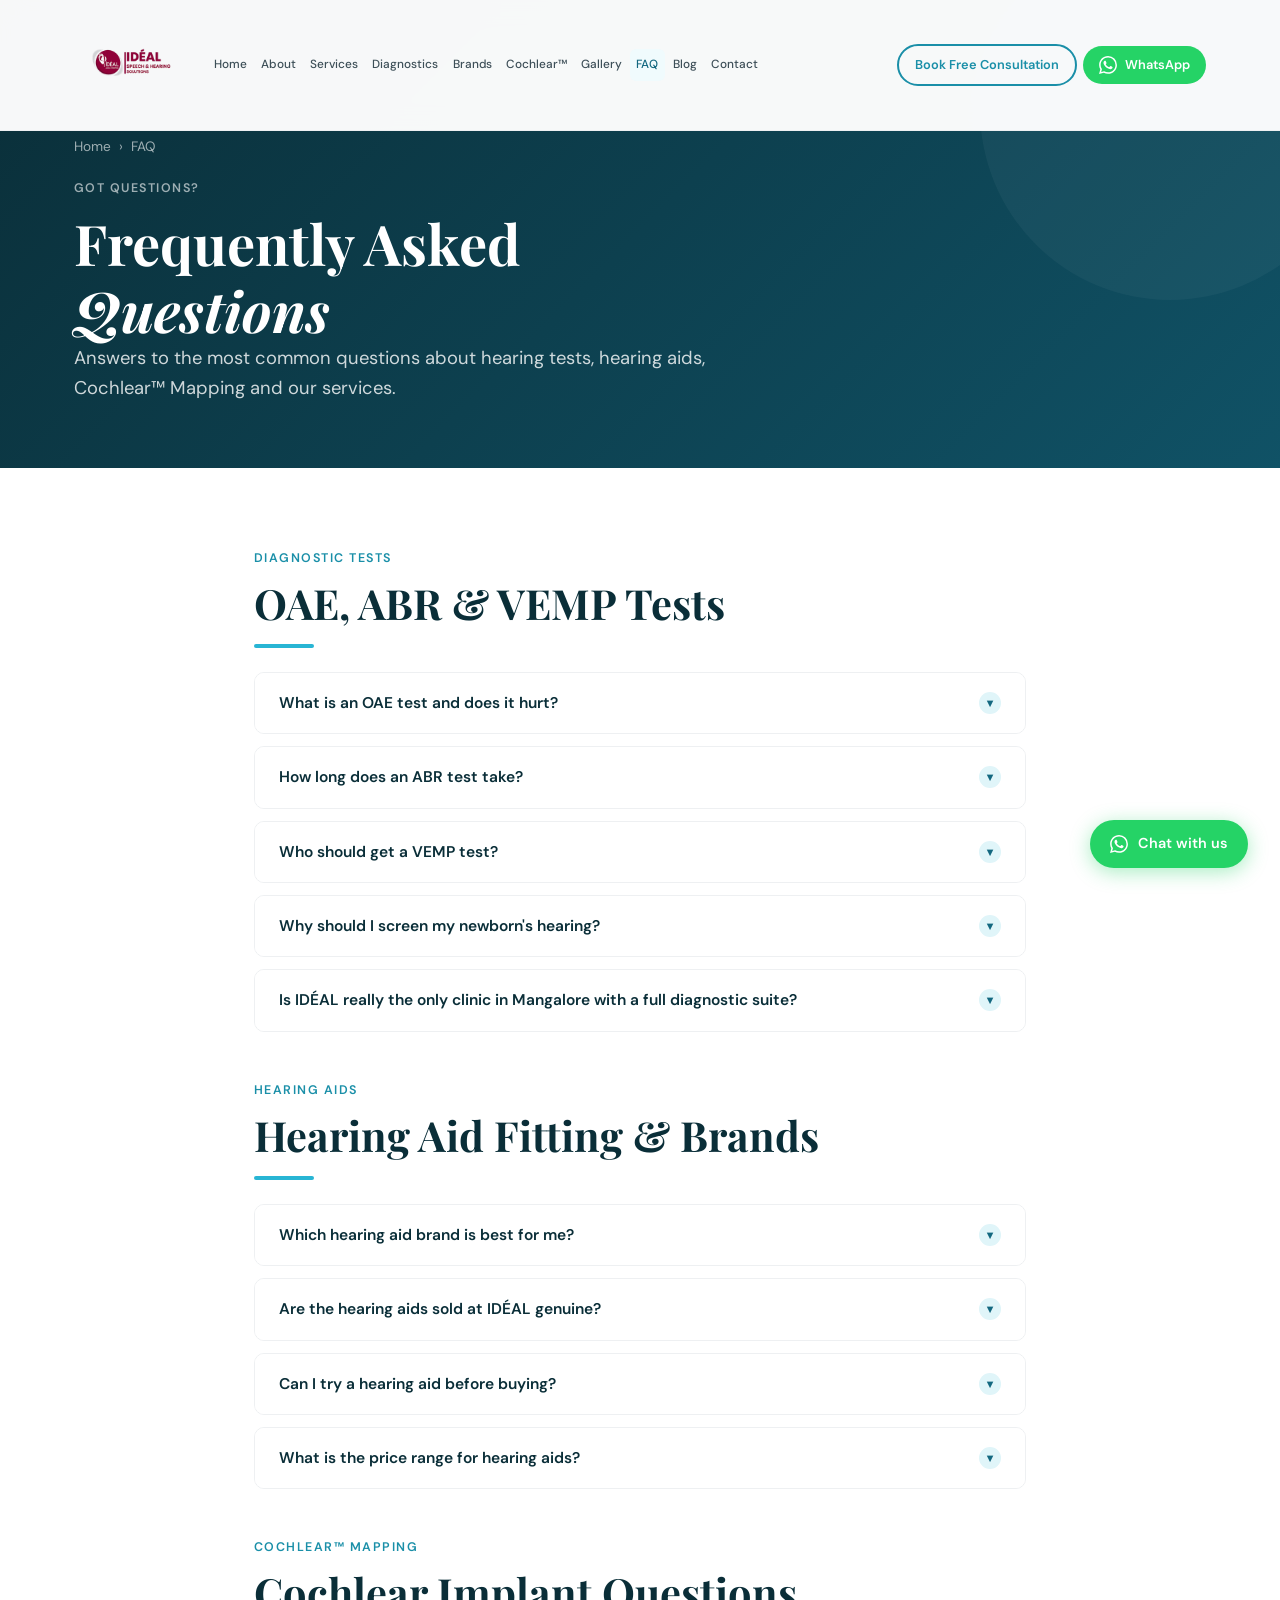
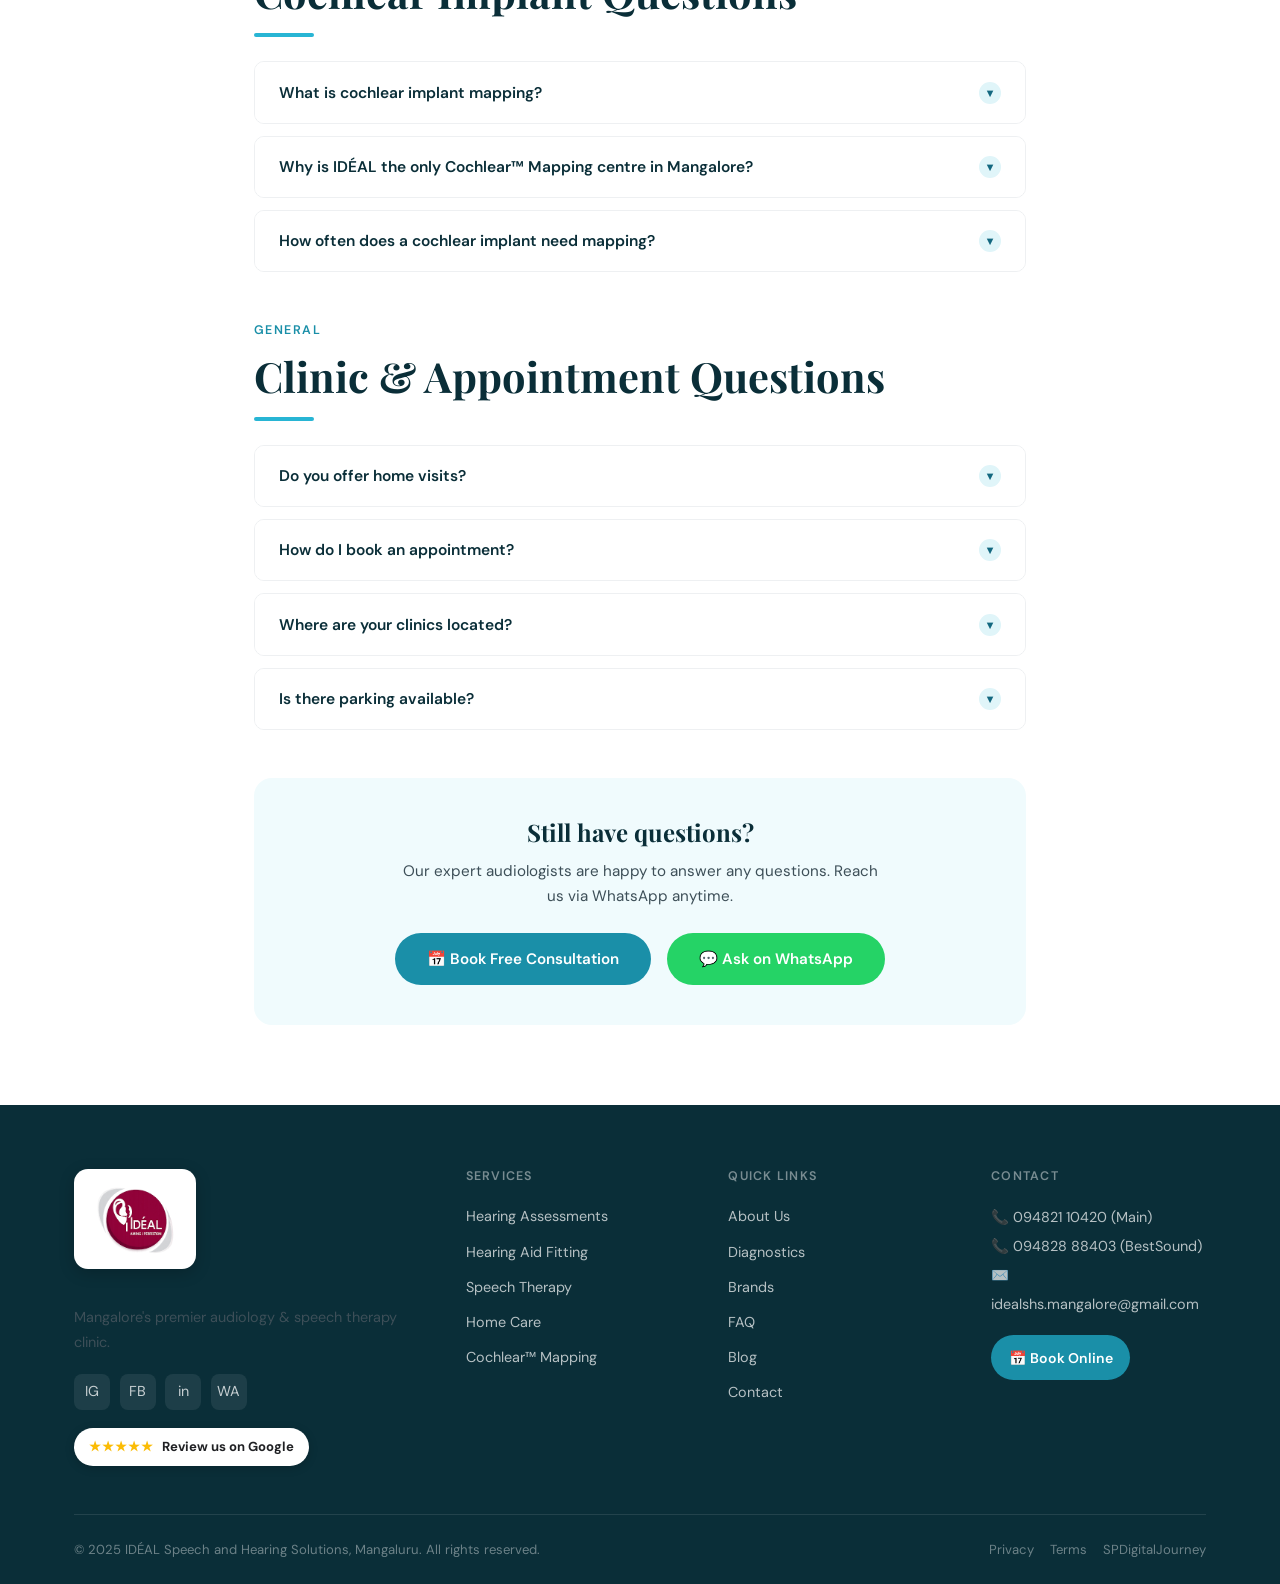
<file: faq.html>
<!DOCTYPE html>
<html lang="en">
<head>
<meta charset="UTF-8"><meta name="viewport" content="width=device-width,initial-scale=1.0">
<title>FAQ — Hearing Tests, Hearing Aids, Cochlear™ Mapping | IDÉAL Mangalore</title>
<meta name="description" content="Answers to common questions about OAE, ABR, VEMP tests, hearing aid brands, Cochlear™ Implant Mapping, appointments and home visits at IDÉAL Speech & Hearing Solutions, Mangalore.">
<meta name="keywords" content="FAQ hearing aid Mangalore, hearing test questions Mangalore, cochlear implant mapping FAQ, ABR OAE VEMP FAQ Mangalore">
<link rel="canonical" href="https://idealshs.com/faq.html">
<meta property="og:title" content="FAQ — Hearing Tests, Hearing Aids, Cochlear™ Mapping | IDÉAL Mangalore">
<meta property="og:description" content="Answers to common questions about OAE, ABR, VEMP tests, hearing aid brands, Cochlear™ Implant Mapping, appointments and home visits at IDÉAL Speech & Hearing Solutions, Mangalore.">
<meta property="og:url" content="https://idealshs.com/faq.html">
<script type="application/ld+json">{"@context":"https://schema.org","@type":"MedicalClinic","name":"IDÉAL Speech and Hearing Solutions","url":"https://idealshs.com","telephone":"+919482110420","address":{"@type":"PostalAddress","streetAddress":"No. 204, Indus Commercial Complex, Arya Samaj Rd, Kadri","addressLocality":"Mangaluru","addressRegion":"Karnataka","postalCode":"575003","addressCountry":"IN"}}</script>
<link rel="stylesheet" href="style.css">
</head>
<body>
<nav class="navbar" id="navbar">
  <div class="container">
    <div class="navbar-inner">
      <a href="index.html" class="navbar-logo">
        <img src="logo.png" alt="IDÉAL Speech and Hearing Solutions">
      </a>
      <div class="nav-links"><a href="index.html">Home</a><a href="about.html">About</a><a href="services.html">Services</a><a href="diagnostics.html">Diagnostics</a><a href="brands.html">Brands</a><a href="cochlear.html">Cochlear™</a><a href="gallery.html">Gallery</a><a href="faq.html" class="active">FAQ</a><a href="blog.html">Blog</a><a href="contact.html">Contact</a></div>
      <div class="nav-cta">
        <a href="#" class="btn btn-outline btn-sm" data-modal="lead">Book Free Consultation</a>
        <a href="https://wa.me/919482110420" class="btn btn-wa btn-sm" target="_blank" rel="noopener">
          <svg viewBox="0 0 24 24" style="width:18px;height:18px;fill:currentColor"><path d="M17.472 14.382c-.297-.149-1.758-.867-2.03-.967-.273-.099-.471-.148-.67.15-.197.297-.767.966-.94 1.164-.173.199-.347.223-.644.075-.297-.15-1.255-.463-2.39-1.475-.883-.788-1.48-1.761-1.653-2.059-.173-.297-.018-.458.13-.606.134-.133.298-.347.446-.52.149-.174.198-.298.298-.497.099-.198.05-.371-.025-.52-.075-.149-.669-1.612-.916-2.207-.242-.579-.487-.5-.669-.51-.173-.008-.371-.01-.57-.01-.198 0-.52.074-.792.372-.272.297-1.04 1.016-1.04 2.479 0 1.462 1.065 2.875 1.213 3.074.149.198 2.096 3.2 5.077 4.487.709.306 1.262.489 1.694.625.712.227 1.36.195 1.871.118.571-.085 1.758-.719 2.006-1.413.248-.694.248-1.289.173-1.413-.074-.124-.272-.198-.57-.347m-5.421 7.403h-.004a9.87 9.87 0 01-5.031-1.378l-.361-.214-3.741.982.998-3.648-.235-.374a9.86 9.86 0 01-1.51-5.26c.001-5.45 4.436-9.884 9.888-9.884 2.64 0 5.122 1.03 6.988 2.898a9.825 9.825 0 012.893 6.994c-.003 5.45-4.437 9.884-9.885 9.884m8.413-18.297A11.815 11.815 0 0012.05 0C5.495 0 .16 5.335.157 11.892c0 2.096.547 4.142 1.588 5.945L.057 24l6.305-1.654a11.882 11.882 0 005.683 1.448h.005c6.554 0 11.89-5.335 11.893-11.893a11.821 11.821 0 00-3.48-8.413Z"/></svg>
          WhatsApp
        </a>
      </div>
      <button class="hamburger" aria-label="Toggle menu">
        <span></span><span></span><span></span>
      </button>
    </div>
  </div>
</nav>

<!-- MOBILE MENU -->
<div class="mobile-menu"><a href="index.html">Home</a><a href="about.html">About</a><a href="services.html">Services</a><a href="diagnostics.html">Diagnostics</a><a href="brands.html">Brands</a><a href="cochlear.html">Cochlear™</a><a href="gallery.html">Gallery</a><a href="faq.html">FAQ</a><a href="blog.html">Blog</a><a href="contact.html">Contact</a><a href="#" data-modal="lead" style="background:var(--teal-500);color:#fff;margin-top:.5rem">📅 Book Free Consultation</a></div>

<div class="page-hero">
  <div class="container">
    <div class="breadcrumb"><a href="index.html">Home</a><span>›</span><span>FAQ</span></div>
    <span class="section-label" style="color:rgba(255,255,255,.6)">Got Questions?</span>
    <h1>Frequently Asked<br><em>Questions</em></h1>
    <p class="lead">Answers to the most common questions about hearing tests, hearing aids, Cochlear™ Mapping and our services.</p>
  </div>
</div>
<section class="section">
  <div class="container" style="max-width:820px">

    <div style="margin-bottom:3rem">
      <span class="section-label">Diagnostic Tests</span>
      <h2>OAE, ABR &amp; VEMP Tests</h2>
      <div class="divider"></div>
      <div class="faq-item"><button class="faq-q">What is an OAE test and does it hurt?<span class="faq-arrow">▼</span></button><div class="faq-a">OAE (Otoacoustic Emissions) is a completely painless, non-invasive test. A small probe is placed in the ear canal and measures sounds produced by the inner ear (cochlea). It takes only 2–5 minutes and is commonly used for newborn screening. There is no discomfort whatsoever.</div></div>
      <div class="faq-item"><button class="faq-q">How long does an ABR test take?<span class="faq-arrow">▼</span></button><div class="faq-a">An ABR (Auditory Brainstem Response) test typically takes 45 minutes to 1.5 hours depending on complexity. For infants, a sleep-state ABR may be required, which means the child should be naturally sleepy or mildly sedated. Our audiologists will guide you on preparation before your appointment.</div></div>
      <div class="faq-item"><button class="faq-q">Who should get a VEMP test?<span class="faq-arrow">▼</span></button><div class="faq-a">VEMP is recommended for anyone experiencing unexplained dizziness, balance problems, or vertigo. It is also used to diagnose Ménière's disease, superior canal dehiscence syndrome (SCDS), and vestibular neuritis. Your ENT or audiologist will recommend VEMP if clinically indicated.</div></div>
      <div class="faq-item"><button class="faq-q">Why should I screen my newborn's hearing?<span class="faq-arrow">▼</span></button><div class="faq-a">Early detection is critical. Hearing loss that is not identified before 6 months of age can significantly delay speech and language development. Universal Newborn Hearing Screening using OAE/ABR is a standard recommended protocol. IDÉAL provides this service gently and safely.</div></div>
      <div class="faq-item"><button class="faq-q">Is IDÉAL really the only clinic in Mangalore with a full diagnostic suite?<span class="faq-arrow">▼</span></button><div class="faq-a">Yes — IDÉAL is proud to be Mangalore's first and only complete audiological diagnostic centre, offering OAE, ABR, VEMP, Newborn Hearing Screening, and Cochlear™ Implant Mapping under one roof.</div></div>
    </div>

    <div style="margin-bottom:3rem">
      <span class="section-label">Hearing Aids</span>
      <h2>Hearing Aid Fitting &amp; Brands</h2>
      <div class="divider"></div>
      <div class="faq-item"><button class="faq-q">Which hearing aid brand is best for me?<span class="faq-arrow">▼</span></button><div class="faq-a">There is no single "best" brand — the right hearing aid depends on your degree of hearing loss, lifestyle, manual dexterity, and budget. IDÉAL stocks Phonak, Widex, Signia, GN ReSound, and Unitron. Our audiologists will assess your hearing and recommend the most suitable option. Book a free consultation to get started.</div></div>
      <div class="faq-item"><button class="faq-q">Are the hearing aids sold at IDÉAL genuine?<span class="faq-arrow">▼</span></button><div class="faq-a">Yes, absolutely. Every hearing aid we supply is a genuine, manufacturer-authorised product with full brand warranty. We are authorised dealers for all five brands we stock — Phonak, Widex, Signia, ReSound, and Unitron. We do not sell grey-market or refurbished devices.</div></div>
      <div class="faq-item"><button class="faq-q">Can I try a hearing aid before buying?<span class="faq-arrow">▼</span></button><div class="faq-a">Yes. We offer a trial period so you can experience the hearing aid in your real-world environment before committing to purchase. Ask our team about the trial options available for your chosen brand.</div></div>
      <div class="faq-item"><button class="faq-q">What is the price range for hearing aids?<span class="faq-arrow">▼</span></button><div class="faq-a">Hearing aid prices vary widely based on technology level, features, and brand — ranging from entry-level to premium models. Our audiologists will present options that match your needs and budget. WhatsApp us or book a free consultation for personalised guidance.</div></div>
    </div>

    <div style="margin-bottom:3rem">
      <span class="section-label">Cochlear™ Mapping</span>
      <h2>Cochlear Implant Questions</h2>
      <div class="divider"></div>
      <div class="faq-item"><button class="faq-q">What is cochlear implant mapping?<span class="faq-arrow">▼</span></button><div class="faq-a">Cochlear implant mapping (also called "programming" or "tuning") is the process of customising the settings of a cochlear implant speech processor to match the user's individual hearing needs. It involves setting stimulation levels for each electrode to ensure the best possible sound perception. Regular mapping is essential for optimal CI performance.</div></div>
      <div class="faq-item"><button class="faq-q">Why is IDÉAL the only Cochlear™ Mapping centre in Mangalore?<span class="faq-arrow">▼</span></button><div class="faq-a">Cochlear™ Implant Mapping requires specialised equipment, software, and certified audiologist training. IDÉAL invested in this capability specifically to serve the Mangalore community — so patients no longer need to travel to Bangalore or other cities for this essential service.</div></div>
      <div class="faq-item"><button class="faq-q">How often does a cochlear implant need mapping?<span class="faq-arrow">▼</span></button><div class="faq-a">Mapping frequency varies. In the first year after activation, mapping is typically done every 1–3 months. As hearing stabilises, annual or biannual sessions are common. Children may require more frequent mapping than adults. Our audiologists will create a personalised schedule for you.</div></div>
    </div>

    <div>
      <span class="section-label">General</span>
      <h2>Clinic &amp; Appointment Questions</h2>
      <div class="divider"></div>
      <div class="faq-item"><button class="faq-q">Do you offer home visits?<span class="faq-arrow">▼</span></button><div class="faq-a">Yes! IDÉAL provides professional home care services anywhere in the Mangalore district. This is ideal for elderly patients, those with mobility challenges, or post-operative follow-ups. Contact us via WhatsApp to schedule a home visit.</div></div>
      <div class="faq-item"><button class="faq-q">How do I book an appointment?<span class="faq-arrow">▼</span></button><div class="faq-a">You can book in three ways: (1) Click "Book Free Consultation" on this website to send us a WhatsApp message, (2) Book online via our Setmore link, or (3) Call us directly on 094821 10420 (Main) or 094828 88403 (BestSound Urwa).</div></div>
      <div class="faq-item"><button class="faq-q">Where are your clinics located?<span class="faq-arrow">▼</span></button><div class="faq-a">We have two locations in Mangaluru: (1) IDÉAL Main Clinic — No. 204, Indus Commercial Complex, Arya Samaj Road, Kadri (above Ather Electric Showroom). (2) BestSound IDÉAL — Bimbis Commercials, 206, Kulur Ferry Road, above KFC, Urwa. Both clinics are wheelchair accessible.</div></div>
      <div class="faq-item"><button class="faq-q">Is there parking available?<span class="faq-arrow">▼</span></button><div class="faq-a">Yes, both clinic locations have dedicated parking available. The Kadri main clinic is in the Indus Commercial Complex with parking on-premises. The BestSound Urwa clinic at Bimbis Commercials also has parking available.</div></div>
    </div>

    <div style="background:var(--teal-50);border-radius:var(--radius-lg);padding:2.5rem;text-align:center;margin-top:3rem">
      <h3 style="margin-bottom:.75rem">Still have questions?</h3>
      <p style="max-width:480px;margin:0 auto 1.5rem;font-size:.95rem">Our expert audiologists are happy to answer any questions. Reach us via WhatsApp anytime.</p>
      <div style="display:flex;gap:1rem;justify-content:center;flex-wrap:wrap">
        <a href="#" class="btn btn-primary" data-modal="lead">📅 Book Free Consultation</a>
        <a href="https://wa.me/919482110420?text=Hello+IDÉAL!+I+have+a+question." class="btn btn-wa" target="_blank">💬 Ask on WhatsApp</a>
      </div>
    </div>
  </div>
</section>
<footer class="footer"><div class="container"><div class="footer-grid">
<div class="footer-brand"><div style="display:flex;align-items:center;gap:.75rem;margin-bottom:1rem"><img src="logo-icon.png" alt="IDÉAL Speech and Hearing Solutions" class="footer-logo"></div><p>Mangalore's premier audiology &amp; speech therapy clinic.</p><div class="footer-social"><a href="https://www.instagram.com/ideal_shs" target="_blank">IG</a><a href="https://www.facebook.com/people/Id%C3%A9al-Speech-and-Hearing-Solutions/61573655292414/" target="_blank">FB</a><a href="https://www.linkedin.com/company/ideal-speech-and-hearing-solutions/" target="_blank">in</a><a href="https://wa.me/919482110420" target="_blank">WA</a></div><a href="https://g.page/r/CUAIKrfOPGJlEBM/review" target="_blank" rel="noopener" aria-label="Review us on Google" style="display:inline-flex;align-items:center;gap:.5rem;margin-top:1.1rem;background:#fff;color:#202124;padding:.5rem .95rem;border-radius:50px;font-size:.82rem;font-weight:700;box-shadow:0 2px 10px rgba(0,0,0,.18)"><span style="color:#fbbc05;letter-spacing:1px">★★★★★</span> Review us on Google</a></div>
<div><h4>Services</h4><ul><li><a href="services.html">Hearing Assessments</a></li><li><a href="services.html">Hearing Aid Fitting</a></li><li><a href="services.html">Speech Therapy</a></li><li><a href="services.html">Home Care</a></li><li><a href="cochlear.html">Cochlear™ Mapping</a></li></ul></div>
<div><h4>Quick Links</h4><ul><li><a href="about.html">About Us</a></li><li><a href="diagnostics.html">Diagnostics</a></li><li><a href="brands.html">Brands</a></li><li><a href="faq.html">FAQ</a></li><li><a href="blog.html">Blog</a></li><li><a href="contact.html">Contact</a></li></ul></div>
<div class="footer-contact"><h4>Contact</h4><a href="tel:+919482110420">📞 094821 10420 (Main)</a><a href="tel:+919482888403">📞 094828 88403 (BestSound)</a><a href="mailto:idealshs.mangalore@gmail.com">✉️ idealshs.mangalore@gmail.com</a><a href="https://idealspeechandhearing.setmore.com/idealspeechandhearing" target="_blank" style="margin-top:1rem;display:inline-flex;align-items:center;gap:.5rem;background:var(--teal-500);color:#fff;padding:.55rem 1.1rem;border-radius:50px;font-size:.88rem;font-weight:600">📅 Book Online</a></div>
</div><div class="footer-bottom"><span>© 2025 IDÉAL Speech and Hearing Solutions, Mangaluru. All rights reserved.</span><div style="display:flex;gap:1rem;flex-wrap:wrap"><a href="#">Privacy</a><a href="#">Terms</a><a href="https://spdigitaljourney.github.io" target="_blank">SPDigitalJourney</a></div></div></div></footer>
<div class="wa-float"><a href="https://wa.me/919482110420?text=Hi%20ID%C3%89AL%20%F0%9F%91%8B%20I%27d%20like%20to%20book%20an%20appointment." class="wa-bubble" target="_blank"><svg viewBox="0 0 24 24" style="width:18px;height:18px;fill:currentColor"><path d="M17.472 14.382c-.297-.149-1.758-.867-2.03-.967-.273-.099-.471-.148-.67.15-.197.297-.767.966-.94 1.164-.173.199-.347.223-.644.075-.297-.15-1.255-.463-2.39-1.475-.883-.788-1.48-1.761-1.653-2.059-.173-.297-.018-.458.13-.606.134-.133.298-.347.446-.52.149-.174.198-.298.298-.497.099-.198.05-.371-.025-.52-.075-.149-.669-1.612-.916-2.207-.242-.579-.487-.5-.669-.51-.173-.008-.371-.01-.57-.01-.198 0-.52.074-.792.372-.272.297-1.04 1.016-1.04 2.479 0 1.462 1.065 2.875 1.213 3.074.149.198 2.096 3.2 5.077 4.487.709.306 1.262.489 1.694.625.712.227 1.36.195 1.871.118.571-.085 1.758-.719 2.006-1.413.248-.694.248-1.289.173-1.413-.074-.124-.272-.198-.57-.347m-5.421 7.403h-.004a9.87 9.87 0 01-5.031-1.378l-.361-.214-3.741.982.998-3.648-.235-.374a9.86 9.86 0 01-1.51-5.26c.001-5.45 4.436-9.884 9.888-9.884 2.64 0 5.122 1.03 6.988 2.898a9.825 9.825 0 012.893 6.994c-.003 5.45-4.437 9.884-9.885 9.884m8.413-18.297A11.815 11.815 0 0012.05 0C5.495 0 .16 5.335.157 11.892c0 2.096.547 4.142 1.588 5.945L.057 24l6.305-1.654a11.882 11.882 0 005.683 1.448h.005c6.554 0 11.89-5.335 11.893-11.893a11.821 11.821 0 00-3.48-8.413Z"/></svg><span>Chat with us</span></a></div>
<div class="modal-overlay" id="leadModal"><div class="modal-box"><button class="modal-close">✕</button><div style="text-align:center;margin-bottom:1.5rem"><div style="width:56px;height:56px;background:var(--teal-100);border-radius:50%;display:flex;align-items:center;justify-content:center;font-size:1.5rem;margin:0 auto .75rem">📅</div><h3>Book Your Free Consultation</h3><p style="font-size:.9rem;margin-top:.3rem">Fill in your details — we'll connect via WhatsApp.</p></div><form id="leadForm"><div class="form-group"><label for="lf-name">Your Name *</label><input type="text" id="lf-name" placeholder="e.g. Ramesh Kumar" required></div><div class="form-group"><label for="lf-phone">Phone Number *</label><input type="tel" id="lf-phone" placeholder="+91 98765 43210" required></div><div class="form-group"><label for="lf-service">Service Interested In</label><select id="lf-service"><option>Hearing Test</option><option>Hearing Aid Fitting</option><option>Cochlear™ Implant Mapping</option><option>Speech Therapy</option><option>Newborn Hearing Screening</option><option>OAE / ABR / VEMP Test</option><option>Home Care Service</option><option>General Enquiry</option></select></div><button type="submit" class="btn btn-wa" style="width:100%;justify-content:center">Send via WhatsApp</button><p style="text-align:center;font-size:.8rem;color:var(--grey-500);margin-top:.75rem">🔒 Your details are private.</p></form></div></div>
<script src="main.js"></script>
</body></html>
</file>
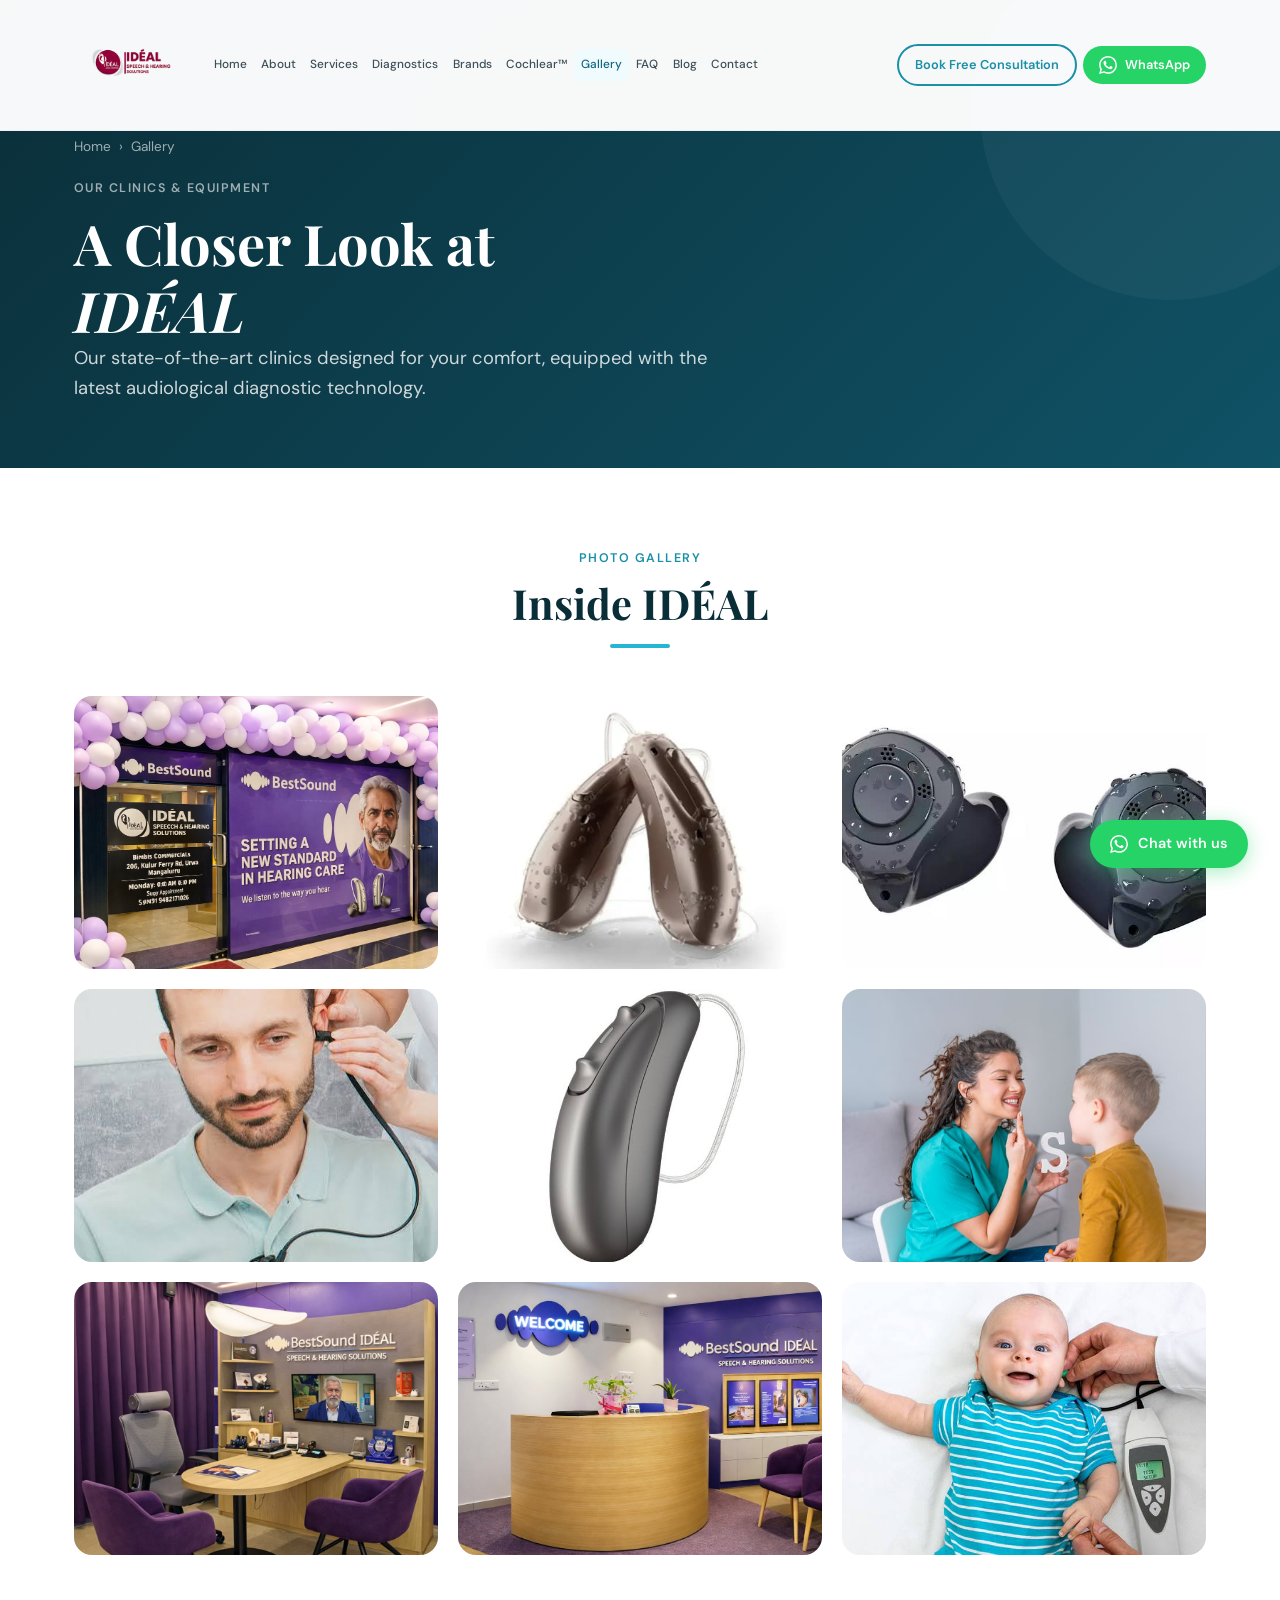
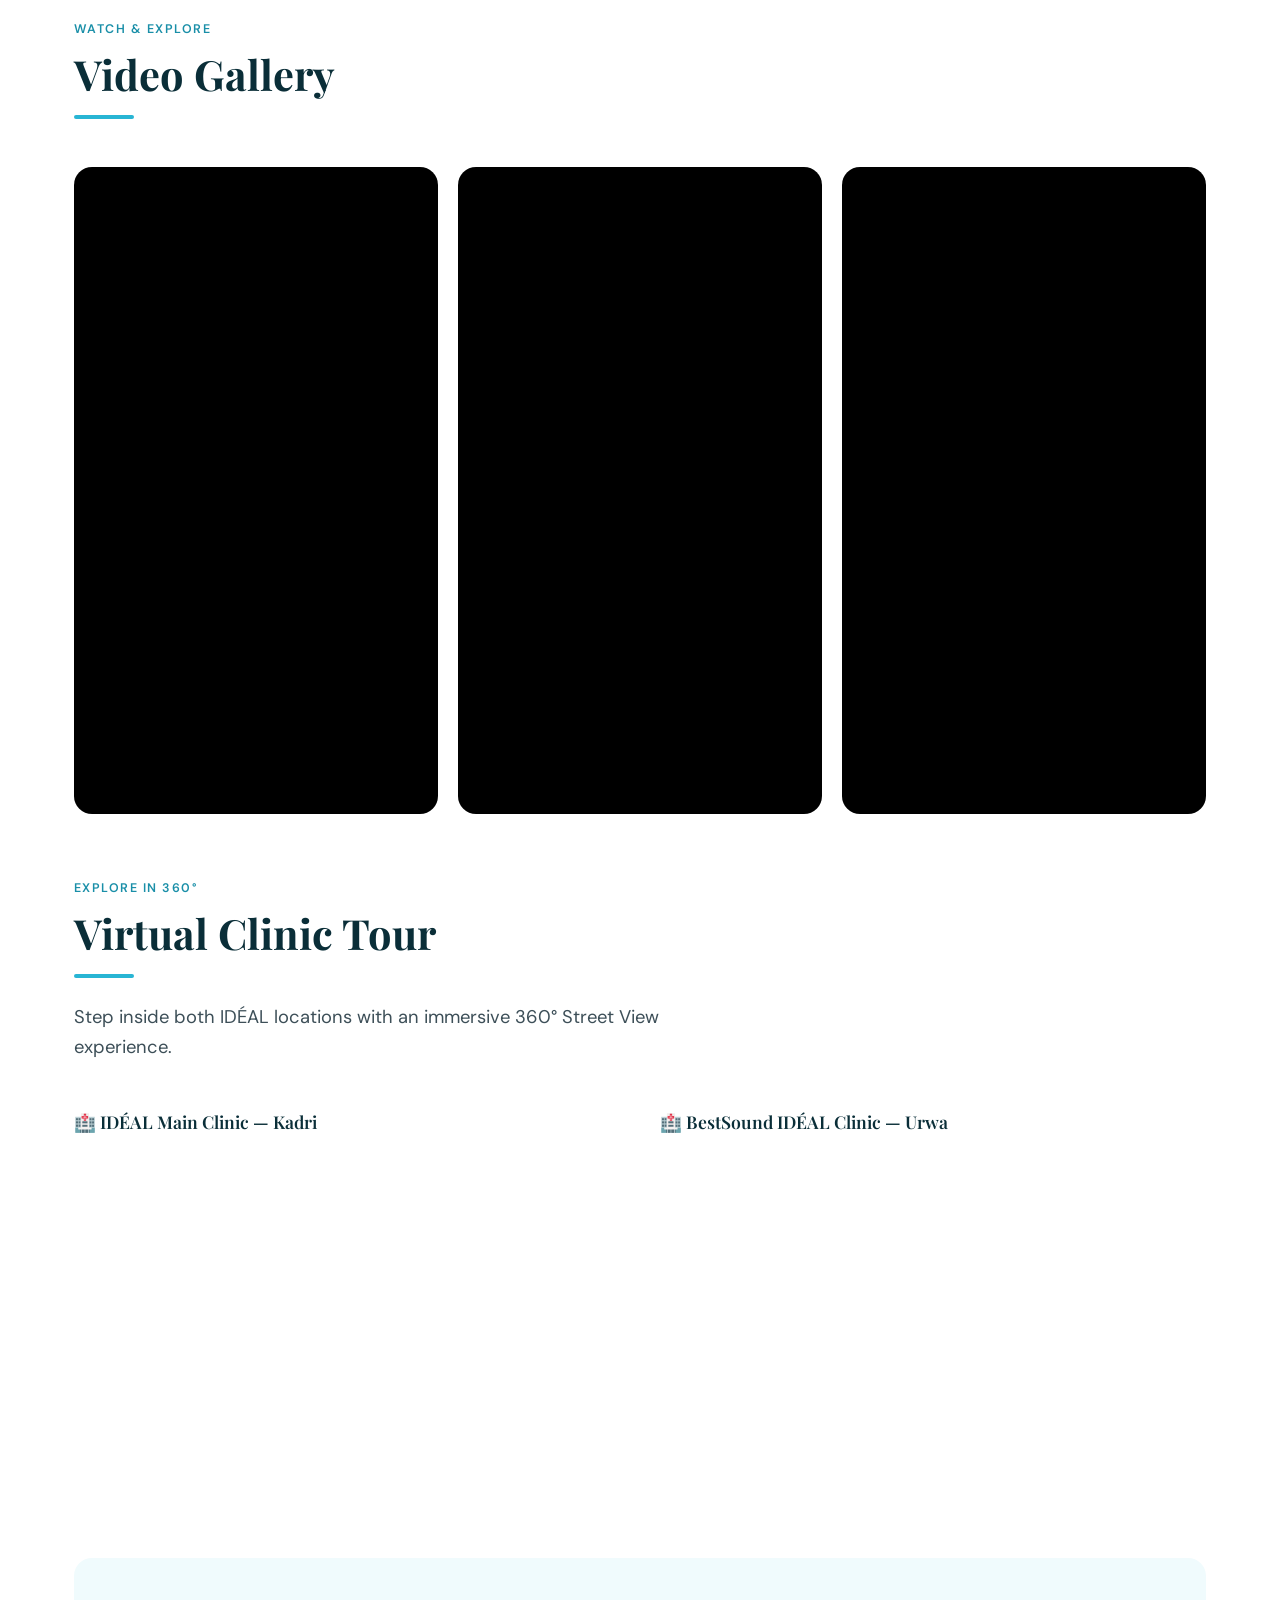
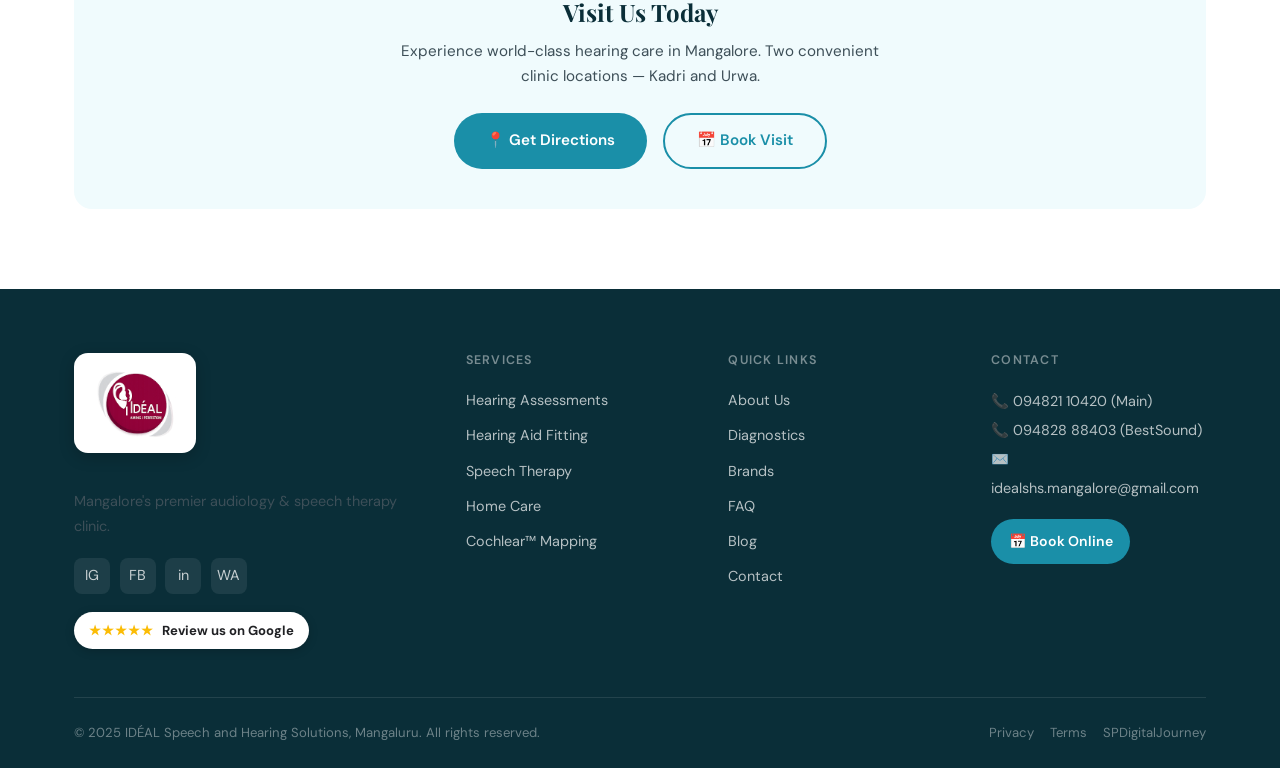
<file: gallery.html>
<!DOCTYPE html>
<html lang="en">
<head>
<meta charset="UTF-8"><meta name="viewport" content="width=device-width,initial-scale=1.0">
<title>Gallery — Clinic Photos | IDÉAL Speech & Hearing Solutions Mangalore</title>
<meta name="description" content="Photos of IDÉAL Speech & Hearing Solutions clinics in Kadri and Urwa Mangalore. State-of-the-art diagnostic equipment and comfortable consultation rooms.">
<meta name="keywords" content="IDÉAL clinic photos Mangalore, hearing aid centre Mangalore gallery, audiology clinic Mangalore">
<link rel="canonical" href="https://idealshs.com/gallery.html">
<meta property="og:title" content="Gallery — Clinic Photos | IDÉAL Speech & Hearing Solutions Mangalore">
<meta property="og:description" content="Photos of IDÉAL Speech & Hearing Solutions clinics in Kadri and Urwa Mangalore. State-of-the-art diagnostic equipment and comfortable consultation rooms.">
<meta property="og:url" content="https://idealshs.com/gallery.html">
<script type="application/ld+json">{"@context":"https://schema.org","@type":"MedicalClinic","name":"IDÉAL Speech and Hearing Solutions","url":"https://idealshs.com","telephone":"+919482110420","address":{"@type":"PostalAddress","streetAddress":"No. 204, Indus Commercial Complex, Arya Samaj Rd, Kadri","addressLocality":"Mangaluru","addressRegion":"Karnataka","postalCode":"575003","addressCountry":"IN"}}</script>
<link rel="stylesheet" href="style.css">
</head>
<body>
<nav class="navbar" id="navbar">
  <div class="container">
    <div class="navbar-inner">
      <a href="index.html" class="navbar-logo">
        <img src="logo.png" alt="IDÉAL Speech and Hearing Solutions">
      </a>
      <div class="nav-links"><a href="index.html">Home</a><a href="about.html">About</a><a href="services.html">Services</a><a href="diagnostics.html">Diagnostics</a><a href="brands.html">Brands</a><a href="cochlear.html">Cochlear™</a><a href="gallery.html" class="active">Gallery</a><a href="faq.html">FAQ</a><a href="blog.html">Blog</a><a href="contact.html">Contact</a></div>
      <div class="nav-cta">
        <a href="#" class="btn btn-outline btn-sm" data-modal="lead">Book Free Consultation</a>
        <a href="https://wa.me/919482110420" class="btn btn-wa btn-sm" target="_blank" rel="noopener">
          <svg viewBox="0 0 24 24" style="width:18px;height:18px;fill:currentColor"><path d="M17.472 14.382c-.297-.149-1.758-.867-2.03-.967-.273-.099-.471-.148-.67.15-.197.297-.767.966-.94 1.164-.173.199-.347.223-.644.075-.297-.15-1.255-.463-2.39-1.475-.883-.788-1.48-1.761-1.653-2.059-.173-.297-.018-.458.13-.606.134-.133.298-.347.446-.52.149-.174.198-.298.298-.497.099-.198.05-.371-.025-.52-.075-.149-.669-1.612-.916-2.207-.242-.579-.487-.5-.669-.51-.173-.008-.371-.01-.57-.01-.198 0-.52.074-.792.372-.272.297-1.04 1.016-1.04 2.479 0 1.462 1.065 2.875 1.213 3.074.149.198 2.096 3.2 5.077 4.487.709.306 1.262.489 1.694.625.712.227 1.36.195 1.871.118.571-.085 1.758-.719 2.006-1.413.248-.694.248-1.289.173-1.413-.074-.124-.272-.198-.57-.347m-5.421 7.403h-.004a9.87 9.87 0 01-5.031-1.378l-.361-.214-3.741.982.998-3.648-.235-.374a9.86 9.86 0 01-1.51-5.26c.001-5.45 4.436-9.884 9.888-9.884 2.64 0 5.122 1.03 6.988 2.898a9.825 9.825 0 012.893 6.994c-.003 5.45-4.437 9.884-9.885 9.884m8.413-18.297A11.815 11.815 0 0012.05 0C5.495 0 .16 5.335.157 11.892c0 2.096.547 4.142 1.588 5.945L.057 24l6.305-1.654a11.882 11.882 0 005.683 1.448h.005c6.554 0 11.89-5.335 11.893-11.893a11.821 11.821 0 00-3.48-8.413Z"/></svg>
          WhatsApp
        </a>
      </div>
      <button class="hamburger" aria-label="Toggle menu">
        <span></span><span></span><span></span>
      </button>
    </div>
  </div>
</nav>

<!-- MOBILE MENU -->
<div class="mobile-menu"><a href="index.html">Home</a><a href="about.html">About</a><a href="services.html">Services</a><a href="diagnostics.html">Diagnostics</a><a href="brands.html">Brands</a><a href="cochlear.html">Cochlear™</a><a href="gallery.html">Gallery</a><a href="faq.html">FAQ</a><a href="blog.html">Blog</a><a href="contact.html">Contact</a><a href="#" data-modal="lead" style="background:var(--teal-500);color:#fff;margin-top:.5rem">📅 Book Free Consultation</a></div>

<div class="page-hero">
  <div class="container">
    <div class="breadcrumb"><a href="index.html">Home</a><span>›</span><span>Gallery</span></div>
    <span class="section-label" style="color:rgba(255,255,255,.6)">Our Clinics &amp; Equipment</span>
    <h1>A Closer Look at<br><em>IDÉAL</em></h1>
    <p class="lead">Our state-of-the-art clinics designed for your comfort, equipped with the latest audiological diagnostic technology.</p>
  </div>
</div>
<section class="section">
  <div class="container">
    <div class="section-header text-center">
      <span class="section-label">Photo Gallery</span>
      <h2>Inside IDÉAL</h2>
      <div class="divider divider-center"></div>
    </div>
    <div style="display:grid;grid-template-columns:repeat(3,1fr);gap:1.25rem;margin-bottom:4rem">
      <div style="border-radius:var(--radius-lg);overflow:hidden;aspect-ratio:4/3"><img src="clinic-storefront.png" alt="IDÉAL Clinic Storefront Mangalore" style="width:100%;height:100%;object-fit:cover"></div>
      <div style="border-radius:var(--radius-lg);overflow:hidden;aspect-ratio:4/3"><img src="hearing-aid-bte.jpg" alt="Hearing Aid Device" style="width:100%;height:100%;object-fit:cover;background:#fff"></div>
      <div style="border-radius:var(--radius-lg);overflow:hidden;aspect-ratio:4/3"><img src="hearing-aid-earbud.jpg" alt="Hearing Aid Earbud Device" style="width:100%;height:100%;object-fit:cover;background:#fff"></div>
      <div style="border-radius:var(--radius-lg);overflow:hidden;aspect-ratio:4/3"><img src="oae-test.jpg" alt="OAE Hearing Test Mangalore" style="width:100%;height:100%;object-fit:cover"></div>
      <div style="border-radius:var(--radius-lg);overflow:hidden;aspect-ratio:4/3"><img src="hearing-aid-bte2.jpg" alt="Cochlear Hearing Device" style="width:100%;height:100%;object-fit:cover;background:#fff"></div>
      <div style="border-radius:var(--radius-lg);overflow:hidden;aspect-ratio:4/3"><img src="speech-therapy.jpg" alt="Speech Therapy Session" style="width:100%;height:100%;object-fit:cover"></div>
      <div style="border-radius:var(--radius-lg);overflow:hidden;aspect-ratio:4/3"><img src="clinic-bestsound-interior.png" alt="BestSound IDÉAL Clinic Interior Urwa" style="width:100%;height:100%;object-fit:cover"></div>
      <div style="border-radius:var(--radius-lg);overflow:hidden;aspect-ratio:4/3"><img src="clinic-reception.png" alt="BestSound IDÉAL Reception Urwa" style="width:100%;height:100%;object-fit:cover"></div>
      <div style="border-radius:var(--radius-lg);overflow:hidden;aspect-ratio:4/3"><img src="newborn-screening.jpg" alt="Newborn Hearing Screening" style="width:100%;height:100%;object-fit:cover"></div>
    </div>

    <!-- VIDEO GALLERY -->
    <div class="section-header">
      <span class="section-label">Watch &amp; Explore</span>
      <h2>Video Gallery</h2>
      <div class="divider"></div>
    </div>
    <div style="display:grid;grid-template-columns:repeat(3,1fr);gap:1.25rem;margin-bottom:4rem">
      <div style="border-radius:var(--radius-lg);overflow:hidden;aspect-ratio:9/16;background:#000">
        <iframe width="100%" height="100%" src="https://www.youtube.com/embed/DnO-WsghvZ8" title="IDÉAL Speech and Hearing Solutions Video" frameborder="0" allow="accelerometer; autoplay; clipboard-write; encrypted-media; gyroscope; picture-in-picture; web-share" allowfullscreen style="display:block"></iframe>
      </div>
      <div style="border-radius:var(--radius-lg);overflow:hidden;aspect-ratio:9/16;background:#000">
        <iframe width="100%" height="100%" src="https://www.youtube.com/embed/I_Dk-4Zjb8c" title="IDÉAL Speech and Hearing Solutions Video" frameborder="0" allow="accelerometer; autoplay; clipboard-write; encrypted-media; gyroscope; picture-in-picture; web-share" allowfullscreen style="display:block"></iframe>
      </div>
      <div style="border-radius:var(--radius-lg);overflow:hidden;aspect-ratio:9/16;background:#000">
        <iframe width="100%" height="100%" src="https://www.youtube.com/embed/0V6sbAQmQxg" title="IDÉAL Speech and Hearing Solutions Video" frameborder="0" allow="accelerometer; autoplay; clipboard-write; encrypted-media; gyroscope; picture-in-picture; web-share" referrerpolicy="strict-origin-when-cross-origin" allowfullscreen style="display:block"></iframe>
      </div>
    </div>

    <!-- 360° VIRTUAL TOUR -->
    <div class="section-header">
      <span class="section-label">Explore in 360°</span>
      <h2>Virtual Clinic Tour</h2>
      <div class="divider"></div>
      <p class="lead">Step inside both IDÉAL locations with an immersive 360° Street View experience.</p>
    </div>
    <div class="grid-2" style="margin-bottom:4rem">
      <div>
        <h4 style="margin-bottom:.75rem">🏥 IDÉAL Main Clinic — Kadri</h4>
        <div style="border-radius:var(--radius-lg);overflow:hidden">
          <iframe src="https://www.google.com/maps/embed?pb=!4v1781342648029!6m8!1m7!1sCAoSHENJQUJJaEFDa20ydzBLQlluUHFlUDVteUI5cHk.!2m2!1d12.87840648686821!2d74.85168512696906!3f64.38344981560894!4f2.4503766337685278!5f0.4000000000000002" width="100%" height="350" style="border:0;display:block" allowfullscreen loading="lazy" referrerpolicy="no-referrer-when-downgrade"></iframe>
        </div>
      </div>
      <div>
        <h4 style="margin-bottom:.75rem">🏥 BestSound IDÉAL Clinic — Urwa</h4>
        <div style="border-radius:var(--radius-lg);overflow:hidden">
          <iframe src="https://www.google.com/maps/embed?pb=!4v1781342740514!6m8!1m7!1sCAoSHENJQUJJaENTRmFjLWRoaGJLMUNMS3BiaWM0Xzk.!2m2!1d12.89873767013258!2d74.83562449813358!3f352.0713652804015!4f-4.392145404684868!5f0.4000000000000002" width="100%" height="350" style="border:0;display:block" allowfullscreen loading="lazy" referrerpolicy="no-referrer-when-downgrade"></iframe>
        </div>
      </div>
    </div>

    <div style="background:var(--teal-50);border-radius:var(--radius-lg);padding:2.5rem;text-align:center">
      <h3>Visit Us Today</h3>
      <p style="max-width:500px;margin:.75rem auto 1.5rem;font-size:.95rem">Experience world-class hearing care in Mangalore. Two convenient clinic locations — Kadri and Urwa.</p>
      <div style="display:flex;gap:1rem;justify-content:center;flex-wrap:wrap">
        <a href="contact.html" class="btn btn-primary">📍 Get Directions</a>
        <a href="#" class="btn btn-outline" data-modal="lead">📅 Book Visit</a>
      </div>
    </div>
  </div>
</section>
<footer class="footer"><div class="container"><div class="footer-grid">
<div class="footer-brand"><div style="display:flex;align-items:center;gap:.75rem;margin-bottom:1rem"><img src="logo-icon.png" alt="IDÉAL Speech and Hearing Solutions" class="footer-logo"></div><p>Mangalore's premier audiology &amp; speech therapy clinic.</p><div class="footer-social"><a href="https://www.instagram.com/ideal_shs" target="_blank">IG</a><a href="https://www.facebook.com/people/Id%C3%A9al-Speech-and-Hearing-Solutions/61573655292414/" target="_blank">FB</a><a href="https://www.linkedin.com/company/ideal-speech-and-hearing-solutions/" target="_blank">in</a><a href="https://wa.me/919482110420" target="_blank">WA</a></div><a href="https://g.page/r/CUAIKrfOPGJlEBM/review" target="_blank" rel="noopener" aria-label="Review us on Google" style="display:inline-flex;align-items:center;gap:.5rem;margin-top:1.1rem;background:#fff;color:#202124;padding:.5rem .95rem;border-radius:50px;font-size:.82rem;font-weight:700;box-shadow:0 2px 10px rgba(0,0,0,.18)"><span style="color:#fbbc05;letter-spacing:1px">★★★★★</span> Review us on Google</a></div>
<div><h4>Services</h4><ul><li><a href="services.html">Hearing Assessments</a></li><li><a href="services.html">Hearing Aid Fitting</a></li><li><a href="services.html">Speech Therapy</a></li><li><a href="services.html">Home Care</a></li><li><a href="cochlear.html">Cochlear™ Mapping</a></li></ul></div>
<div><h4>Quick Links</h4><ul><li><a href="about.html">About Us</a></li><li><a href="diagnostics.html">Diagnostics</a></li><li><a href="brands.html">Brands</a></li><li><a href="faq.html">FAQ</a></li><li><a href="blog.html">Blog</a></li><li><a href="contact.html">Contact</a></li></ul></div>
<div class="footer-contact"><h4>Contact</h4><a href="tel:+919482110420">📞 094821 10420 (Main)</a><a href="tel:+919482888403">📞 094828 88403 (BestSound)</a><a href="mailto:idealshs.mangalore@gmail.com">✉️ idealshs.mangalore@gmail.com</a><a href="https://idealspeechandhearing.setmore.com/idealspeechandhearing" target="_blank" style="margin-top:1rem;display:inline-flex;align-items:center;gap:.5rem;background:var(--teal-500);color:#fff;padding:.55rem 1.1rem;border-radius:50px;font-size:.88rem;font-weight:600">📅 Book Online</a></div>
</div><div class="footer-bottom"><span>© 2025 IDÉAL Speech and Hearing Solutions, Mangaluru. All rights reserved.</span><div style="display:flex;gap:1rem;flex-wrap:wrap"><a href="#">Privacy</a><a href="#">Terms</a><a href="https://spdigitaljourney.github.io" target="_blank">SPDigitalJourney</a></div></div></div></footer>
<div class="wa-float"><a href="https://wa.me/919482110420?text=Hi%20ID%C3%89AL%20%F0%9F%91%8B%20I%27d%20like%20to%20book%20an%20appointment." class="wa-bubble" target="_blank"><svg viewBox="0 0 24 24" style="width:18px;height:18px;fill:currentColor"><path d="M17.472 14.382c-.297-.149-1.758-.867-2.03-.967-.273-.099-.471-.148-.67.15-.197.297-.767.966-.94 1.164-.173.199-.347.223-.644.075-.297-.15-1.255-.463-2.39-1.475-.883-.788-1.48-1.761-1.653-2.059-.173-.297-.018-.458.13-.606.134-.133.298-.347.446-.52.149-.174.198-.298.298-.497.099-.198.05-.371-.025-.52-.075-.149-.669-1.612-.916-2.207-.242-.579-.487-.5-.669-.51-.173-.008-.371-.01-.57-.01-.198 0-.52.074-.792.372-.272.297-1.04 1.016-1.04 2.479 0 1.462 1.065 2.875 1.213 3.074.149.198 2.096 3.2 5.077 4.487.709.306 1.262.489 1.694.625.712.227 1.36.195 1.871.118.571-.085 1.758-.719 2.006-1.413.248-.694.248-1.289.173-1.413-.074-.124-.272-.198-.57-.347m-5.421 7.403h-.004a9.87 9.87 0 01-5.031-1.378l-.361-.214-3.741.982.998-3.648-.235-.374a9.86 9.86 0 01-1.51-5.26c.001-5.45 4.436-9.884 9.888-9.884 2.64 0 5.122 1.03 6.988 2.898a9.825 9.825 0 012.893 6.994c-.003 5.45-4.437 9.884-9.885 9.884m8.413-18.297A11.815 11.815 0 0012.05 0C5.495 0 .16 5.335.157 11.892c0 2.096.547 4.142 1.588 5.945L.057 24l6.305-1.654a11.882 11.882 0 005.683 1.448h.005c6.554 0 11.89-5.335 11.893-11.893a11.821 11.821 0 00-3.48-8.413Z"/></svg><span>Chat with us</span></a></div>
<div class="modal-overlay" id="leadModal"><div class="modal-box"><button class="modal-close">✕</button><div style="text-align:center;margin-bottom:1.5rem"><div style="width:56px;height:56px;background:var(--teal-100);border-radius:50%;display:flex;align-items:center;justify-content:center;font-size:1.5rem;margin:0 auto .75rem">📅</div><h3>Book Your Free Consultation</h3><p style="font-size:.9rem;margin-top:.3rem">Fill in your details — we'll connect via WhatsApp.</p></div><form id="leadForm"><div class="form-group"><label for="lf-name">Your Name *</label><input type="text" id="lf-name" placeholder="e.g. Ramesh Kumar" required></div><div class="form-group"><label for="lf-phone">Phone Number *</label><input type="tel" id="lf-phone" placeholder="+91 98765 43210" required></div><div class="form-group"><label for="lf-service">Service Interested In</label><select id="lf-service"><option>Hearing Test</option><option>Hearing Aid Fitting</option><option>Cochlear™ Implant Mapping</option><option>Speech Therapy</option><option>Newborn Hearing Screening</option><option>OAE / ABR / VEMP Test</option><option>Home Care Service</option><option>General Enquiry</option></select></div><button type="submit" class="btn btn-wa" style="width:100%;justify-content:center">Send via WhatsApp</button><p style="text-align:center;font-size:.8rem;color:var(--grey-500);margin-top:.75rem">🔒 Your details are private.</p></form></div></div>
<script src="main.js"></script>
</body></html>
</file>
<file: style.css>
/* ============================================
   IDÉAL Speech & Hearing Solutions
   Global Stylesheet — Clean Medical Teal/White
   Fonts: Playfair Display + DM Sans
============================================ */
@import url('https://fonts.googleapis.com/css2?family=Playfair+Display:ital,wght@0,400;0,600;0,700;1,400;1,600&family=DM+Sans:wght@300;400;500;600&display=swap');

:root {
  --teal-900:#0a2e38; --teal-800:#0d3d4f; --teal-700:#105266;
  --teal-600:#136880; --teal-500:#1a8fa8; --teal-400:#28b5d4;
  --teal-100:#e0f5f9; --teal-50:#f0fbfd;
  --gold:#c9a84c; --gold-lt:#f0d98a;
  --white:#ffffff; --off-white:#f8fafb;
  --grey-100:#eef0f2; --grey-300:#c4cdd4; --grey-500:#7a8a94;
  --grey-700:#3d4f58; --grey-900:#111c22;
  --radius:10px; --radius-lg:18px;
  --shadow-sm:0 2px 8px rgba(10,46,56,.08);
  --shadow-md:0 6px 24px rgba(10,46,56,.12);
  --shadow-lg:0 16px 48px rgba(10,46,56,.18);
  --transition:.25s ease;
  --font-display:'Playfair Display',Georgia,serif;
  --font-body:'DM Sans',sans-serif;
}
*,*::before,*::after{box-sizing:border-box;margin:0;padding:0}
html{scroll-behavior:smooth;font-size:16px}
body{font-family:var(--font-body);color:var(--grey-900);background:var(--white);line-height:1.65;-webkit-font-smoothing:antialiased}
img{max-width:100%;height:auto;display:block}
a{color:inherit;text-decoration:none}
ul{list-style:none}
h1,h2,h3,h4{font-family:var(--font-display);line-height:1.2;color:var(--teal-900)}
h1{font-size:clamp(2rem,5vw,3.5rem)}
h2{font-size:clamp(1.6rem,3.5vw,2.6rem)}
h3{font-size:clamp(1.15rem,2.5vw,1.5rem)}
h4{font-size:1.1rem;font-weight:600}
p{font-size:1rem;color:var(--grey-700)}
.lead{font-size:1.15rem;color:var(--grey-700);max-width:640px}
.section-label{font-family:var(--font-body);font-size:.78rem;font-weight:600;letter-spacing:.12em;text-transform:uppercase;color:var(--teal-500);margin-bottom:.6rem;display:block}
.container{max-width:1180px;margin:0 auto;padding:0 1.5rem}
.section{padding:5rem 0}
.section-alt{background:var(--off-white)}
.section-dark{background:var(--teal-900);color:var(--white)}
.section-dark h2,.section-dark h3,.section-dark p{color:var(--white)}
.grid-2{display:grid;grid-template-columns:1fr 1fr;gap:2.5rem;align-items:center}
.grid-3{display:grid;grid-template-columns:repeat(3,1fr);gap:1.75rem}
.grid-4{display:grid;grid-template-columns:repeat(4,1fr);gap:1.5rem}
.flex{display:flex}
.flex-center{display:flex;align-items:center;justify-content:center}
.text-center{text-align:center}
.mt-1{margin-top:1rem}.mt-2{margin-top:2rem}.mt-3{margin-top:3rem}
.mb-1{margin-bottom:1rem}.mb-2{margin-bottom:2rem}.mb-3{margin-bottom:3rem}
.gap-1{gap:1rem}.gap-2{gap:2rem}

/* Buttons */
.btn{display:inline-flex;align-items:center;gap:.5rem;font-family:var(--font-body);font-size:.95rem;font-weight:600;padding:.85rem 2rem;border-radius:50px;cursor:pointer;border:none;transition:var(--transition);white-space:nowrap;text-decoration:none}
.btn-primary{background:var(--teal-500);color:var(--white)}
.btn-primary:hover{background:var(--teal-700);transform:translateY(-2px);box-shadow:var(--shadow-md)}
.btn-outline{background:transparent;border:2px solid var(--teal-500);color:var(--teal-500)}
.btn-outline:hover{background:var(--teal-500);color:var(--white);transform:translateY(-2px)}
.btn-white{background:var(--white);color:var(--teal-800)}
.btn-white:hover{background:var(--teal-100);transform:translateY(-2px)}
.btn-wa{background:#25d366;color:var(--white)}
.btn-wa:hover{background:#1ebe57;transform:translateY(-2px);box-shadow:0 4px 20px rgba(37,211,102,.4)}
.btn-gold{background:var(--gold);color:var(--white)}
.btn-gold:hover{background:#b8923a;transform:translateY(-2px)}
.btn-sm{padding:.6rem 1.4rem;font-size:.88rem}

/* Cards */
.card{background:var(--white);border-radius:var(--radius-lg);padding:2rem;box-shadow:var(--shadow-sm);border:1px solid var(--grey-100);transition:var(--transition)}
.card:hover{box-shadow:var(--shadow-md);transform:translateY(-3px)}
.card-icon{width:52px;height:52px;background:var(--teal-100);border-radius:12px;display:flex;align-items:center;justify-content:center;font-size:1.4rem;margin-bottom:1.2rem}
.badge{display:inline-block;padding:.3rem .85rem;border-radius:50px;font-size:.78rem;font-weight:600}
.badge-teal{background:var(--teal-100);color:var(--teal-700)}
.badge-gold{background:#fdf3d9;color:#8a6400}
.badge-exclusive{background:var(--gold);color:var(--white)}
.divider{width:60px;height:4px;background:var(--teal-400);border-radius:4px;margin:1rem 0 1.5rem}
.divider-center{margin:1rem auto 1.5rem}
.section-header{margin-bottom:3rem}
.section-header.text-center .divider{margin:1rem auto 1.5rem}

/* Navbar */
.navbar{position:fixed;top:0;left:0;right:0;z-index:1000;background:rgba(255,255,255,.97);backdrop-filter:blur(12px);border-bottom:1px solid var(--grey-100);transition:box-shadow var(--transition)}
.navbar.scrolled{box-shadow:var(--shadow-md)}
.navbar-inner{display:flex;align-items:center;justify-content:space-between;height:130px;gap:1rem}
.navbar-logo{display:flex;align-items:center;gap:.75rem;flex-shrink:0}
.navbar-logo img{height:78px;width:auto}
.logo-name{font-family:var(--font-display);font-size:1.2rem;font-weight:700;color:var(--teal-800);line-height:1.1}
.logo-sub{font-size:.7rem;font-weight:500;color:var(--grey-500);letter-spacing:.08em;text-transform:uppercase}
.nav-links{display:flex;align-items:center;gap:.05rem;justify-content:flex-start;flex:1;min-width:0;overflow-x:auto;scrollbar-width:none}
.nav-links::-webkit-scrollbar{display:none}
.nav-links a{font-size:.74rem;font-weight:500;color:var(--grey-700);padding:.4rem .42rem;border-radius:6px;transition:var(--transition);white-space:nowrap;flex-shrink:0}
.nav-links a:hover,.nav-links a.active{color:var(--teal-600);background:var(--teal-50)}
.nav-cta{display:flex;align-items:center;gap:.4rem;flex-shrink:0}
.nav-cta .btn-sm{padding:.5rem 1rem;font-size:.8rem}
.hamburger{display:none;background:none;border:none;cursor:pointer;padding:.5rem;flex-direction:column;gap:5px}
.hamburger span{display:block;width:24px;height:2px;background:var(--teal-800);border-radius:2px;transition:var(--transition)}
.mobile-menu{display:none;position:fixed;top:130px;left:0;right:0;background:var(--white);border-bottom:1px solid var(--grey-100);padding:1.5rem;flex-direction:column;gap:.5rem;z-index:999;box-shadow:var(--shadow-md)}
.mobile-menu a{font-size:1rem;font-weight:500;color:var(--grey-700);padding:.75rem 1rem;border-radius:var(--radius);display:block;transition:var(--transition)}
.mobile-menu a:hover{background:var(--teal-50);color:var(--teal-600)}
.mobile-menu.open{display:flex}

/* Footer */
.footer{background:var(--teal-900);color:rgba(255,255,255,.75);padding:4rem 0 0}
.footer-grid{display:grid;grid-template-columns:1.6fr 1fr 1fr 1fr;gap:3rem;padding-bottom:3rem}
.footer .logo-name{color:var(--white);font-size:1.3rem}
.footer .logo-sub{color:rgba(255,255,255,.45)}
.footer-brand p{margin-top:1rem;font-size:.9rem;line-height:1.7}
.footer h4{font-family:var(--font-body);font-size:.78rem;font-weight:600;letter-spacing:.1em;text-transform:uppercase;color:rgba(255,255,255,.45);margin-bottom:1.2rem}
.footer ul li{margin-bottom:.55rem}
.footer ul li a{font-size:.9rem;color:rgba(255,255,255,.7);transition:var(--transition)}
.footer ul li a:hover{color:var(--teal-400)}
.footer-contact a{font-size:.9rem;color:rgba(255,255,255,.7);line-height:2;display:block;transition:var(--transition)}
.footer-contact a:hover{color:var(--teal-400)}
.footer-social{display:flex;gap:.6rem;margin-top:1.25rem}
.footer-social a{width:36px;height:36px;border-radius:8px;background:rgba(255,255,255,.08);display:flex;align-items:center;justify-content:center;font-size:.9rem;transition:var(--transition)}
.footer-social a:hover{background:var(--teal-500);color:var(--white)}
.footer-bottom{border-top:1px solid rgba(255,255,255,.1);padding:1.5rem 0;display:flex;align-items:center;justify-content:space-between;font-size:.82rem;color:rgba(255,255,255,.4);flex-wrap:wrap;gap:.75rem}
.footer-bottom a{color:rgba(255,255,255,.4)}
.footer-bottom a:hover{color:var(--teal-400)}

/* WhatsApp Float */
.wa-float{position:fixed;bottom:2rem;right:2rem;z-index:900;display:flex;flex-direction:column;align-items:flex-end;gap:.75rem}
.wa-bubble{display:flex;align-items:center;gap:.6rem;background:#25d366;color:var(--white);padding:.75rem 1.25rem;border-radius:50px;box-shadow:0 4px 20px rgba(37,211,102,.4);font-size:.9rem;font-weight:600;cursor:pointer;transition:var(--transition);text-decoration:none;animation:pulse 2.5s infinite}
.wa-bubble:hover{background:#1ebe57;transform:scale(1.04);animation:none}
.wa-bubble svg{width:22px;height:22px;fill:currentColor;flex-shrink:0}
@keyframes pulse{0%,100%{box-shadow:0 4px 20px rgba(37,211,102,.4)}50%{box-shadow:0 4px 32px rgba(37,211,102,.7)}}

/* Lead Modal */
.modal-overlay{display:none;position:fixed;inset:0;background:rgba(10,46,56,.65);backdrop-filter:blur(4px);z-index:2000;align-items:center;justify-content:center;padding:1rem}
.modal-overlay.open{display:flex}
.modal-box{background:var(--white);border-radius:var(--radius-lg);padding:2.5rem;max-width:480px;width:100%;position:relative;box-shadow:var(--shadow-lg);animation:modalIn .3s ease}
@keyframes modalIn{from{opacity:0;transform:translateY(20px) scale(.97)}to{opacity:1;transform:translateY(0) scale(1)}}
.modal-close{position:absolute;top:1rem;right:1rem;background:var(--grey-100);border:none;border-radius:50%;width:34px;height:34px;cursor:pointer;font-size:1.1rem;display:flex;align-items:center;justify-content:center;transition:var(--transition)}
.modal-close:hover{background:var(--grey-300)}

/* Forms */
.form-group{margin-bottom:1.25rem}
.form-group label{display:block;font-size:.88rem;font-weight:600;color:var(--grey-700);margin-bottom:.4rem}
.form-group input,.form-group select,.form-group textarea{width:100%;padding:.8rem 1.1rem;border:1.5px solid var(--grey-300);border-radius:var(--radius);font-family:var(--font-body);font-size:.95rem;color:var(--grey-900);transition:border-color var(--transition);background:var(--white)}
.form-group input:focus,.form-group select:focus,.form-group textarea:focus{outline:none;border-color:var(--teal-500);box-shadow:0 0 0 3px rgba(26,143,168,.1)}
.form-group textarea{resize:vertical;min-height:100px}
.form-row{display:grid;grid-template-columns:1fr 1fr;gap:1rem}

/* Page Hero */
.page-hero{padding-top:calc(72px + 4rem);padding-bottom:4rem;background:linear-gradient(135deg,var(--teal-900) 0%,var(--teal-700) 100%);color:var(--white);position:relative;overflow:hidden}
.page-hero::before{content:'';position:absolute;top:-80px;right:-80px;width:380px;height:380px;border-radius:50%;background:rgba(255,255,255,.04)}
.page-hero h1,.page-hero p{color:var(--white);position:relative;z-index:1}
.page-hero .lead{color:rgba(255,255,255,.8)}
.page-hero-grid{display:flex;align-items:center;justify-content:space-between;gap:2.5rem;position:relative;z-index:1}
.page-hero-text{flex:1;min-width:0}
.page-hero-illus{flex-shrink:0;width:170px}
.page-hero-illus img{width:100%;height:auto;display:block}
.breadcrumb{display:flex;align-items:center;gap:.5rem;font-size:.85rem;color:rgba(255,255,255,.6);margin-bottom:1.25rem;position:relative;z-index:1}
.breadcrumb a{color:rgba(255,255,255,.6)}
.breadcrumb a:hover{color:var(--white)}

/* Stats */
.stat-strip{background:var(--white);box-shadow:var(--shadow-md);border-radius:var(--radius-lg);padding:2rem 2.5rem;display:grid;grid-template-columns:repeat(4,1fr);gap:2rem;text-align:center}
.stat-num{font-family:var(--font-display);font-size:2.2rem;font-weight:700;color:var(--teal-600);line-height:1;display:block}
.stat-label{font-size:.82rem;color:var(--grey-500);margin-top:.35rem}

/* Marquee Strip */
.exclusive-strip{background:linear-gradient(90deg,var(--teal-800),var(--teal-600));color:var(--white);padding:.7rem 0;overflow:hidden}
.marquee-track{display:flex;gap:0;animation:marquee 30s linear infinite;white-space:nowrap}
.marquee-inner{display:flex;gap:3rem;flex-shrink:0;padding-right:3rem}
.marquee-inner span{font-size:.82rem;font-weight:500;opacity:.9;flex-shrink:0}
.marquee-inner span::before{content:'●';margin-right:.75rem;color:var(--teal-400)}
@keyframes marquee{from{transform:translateX(0)}to{transform:translateX(-50%)}}

/* FAQ */
.faq-item{border:1px solid var(--grey-100);border-radius:var(--radius);margin-bottom:.75rem;overflow:hidden}
.faq-q{width:100%;text-align:left;background:var(--white);border:none;padding:1.2rem 1.5rem;font-family:var(--font-body);font-size:.97rem;font-weight:600;color:var(--teal-900);cursor:pointer;display:flex;align-items:center;justify-content:space-between;gap:1rem;transition:background var(--transition)}
.faq-q:hover{background:var(--teal-50)}
.faq-arrow{width:22px;height:22px;border-radius:50%;background:var(--teal-100);display:flex;align-items:center;justify-content:center;font-size:.7rem;color:var(--teal-600);transition:transform var(--transition);flex-shrink:0}
.faq-item.open .faq-arrow{transform:rotate(180deg)}
.faq-a{max-height:0;overflow:hidden;transition:max-height .35s ease,padding .35s ease;padding:0 1.5rem;font-size:.95rem;color:var(--grey-700);line-height:1.7}
.faq-item.open .faq-a{max-height:300px;padding:0 1.5rem 1.25rem}

/* Testimonials */
.testimonial-card{background:var(--white);border-radius:var(--radius-lg);padding:2rem;box-shadow:var(--shadow-sm);border:1px solid var(--grey-100)}
.stars{color:#f4b401;font-size:1.05rem;margin-bottom:.75rem}
.testimonial-card blockquote{font-style:italic;color:var(--grey-700);font-size:.95rem;line-height:1.7;margin-bottom:1.25rem}
.t-author{display:flex;align-items:center;gap:.75rem}
.t-avatar{width:42px;height:42px;border-radius:50%;background:var(--teal-100);display:flex;align-items:center;justify-content:center;font-weight:700;color:var(--teal-700)}
.t-name{font-weight:600;font-size:.9rem}
.t-loc{font-size:.8rem;color:var(--grey-500)}

/* Responsive */
@media(max-width:1024px){.grid-4{grid-template-columns:repeat(2,1fr)}.footer-grid{grid-template-columns:1fr 1fr;gap:2rem}.stat-strip{grid-template-columns:repeat(2,1fr)}}
@media(max-width:768px){.section{padding:3.5rem 0}.grid-2,.grid-3{grid-template-columns:1fr}.grid-4{grid-template-columns:repeat(2,1fr)}.nav-links,.nav-cta{display:none}.hamburger{display:flex}.footer-grid{grid-template-columns:1fr;gap:2rem}.stat-strip{grid-template-columns:1fr 1fr;padding:1.5rem;gap:1.25rem}.form-row{grid-template-columns:1fr}.wa-bubble span{display:none}.wa-bubble{padding:.85rem;border-radius:50%}}
@media(max-width:480px){.grid-4{grid-template-columns:1fr}.stat-strip{grid-template-columns:1fr 1fr}h1{font-size:1.9rem}h2{font-size:1.6rem}}

/* ===== Hero responsive grids ===== */
.hero-grid{display:grid;grid-template-columns:1fr 1fr;grid-template-areas:"text illus" "stats stats";gap:3rem 4rem;align-items:center}
.hero-text-content{grid-area:text}
.hero-illus{grid-area:illus}
.hero-illus img{width:100%;height:auto;display:block;max-width:480px;margin:0 auto}
.hero-stats{grid-area:stats;display:grid;grid-template-columns:1fr 1fr 1fr 1fr;gap:1rem}

/* ===== Mobile refinements ===== */
@media(max-width:768px){
  .hero-grid{grid-template-columns:1fr;grid-template-areas:"illus" "text" "stats";gap:2rem}
  .hero-illus img{max-width:380px}
  .hero-stats{grid-template-columns:1fr 1fr;gap:.85rem}
  .hero-stats > div{padding:1.15rem !important}
  .navbar-logo img{height:76px}
  .logo-name{font-size:1.05rem}
  .logo-sub{font-size:.6rem}
  h1{font-size:2rem !important}
  .page-hero{padding-top:calc(72px + 2.5rem);padding-bottom:2.5rem}
  .page-hero-illus{display:none}
  .section{padding:3rem 0}
  .btn{padding:.8rem 1.5rem;font-size:.9rem}
  .modal-box{padding:1.75rem}
  iframe{max-width:100%}
}
@media(max-width:480px){
  .marquee-inner span{font-size:.75rem}
  .footer-grid{gap:1.5rem}
  .footer{padding-top:2.5rem}
  .stat-strip{padding:1.25rem;gap:1rem}
  .stat-num{font-size:1.8rem}
}

/* ===== Authorised Dealer Logos ===== */
.dealer-grid{
  display:flex;flex-wrap:wrap;gap:1.25rem;justify-content:center;
}
.dealer-card{
  flex:1 1 calc(33.333% - 1.25rem);min-width:220px;
  display:flex;align-items:center;justify-content:center;
  background:var(--grey-100);border-radius:14px;
  padding:1.25rem;transition:var(--transition);
}
.dealer-card:hover{transform:translateY(-3px);box-shadow:var(--shadow-md)}
.dealer-card img{height:115px;width:auto;max-width:90%;object-fit:contain}
@media(max-width:1024px){
  .dealer-card{flex:1 1 calc(50% - 1.25rem)}
}
@media(max-width:600px){
  .dealer-card{flex:1 1 100%;min-width:0}
  .dealer-card img{height:84px}
}

/* ===== Footer Logo — soft blended card ===== */
.footer-logo{
  height:100px;width:auto;
  background:#fff;border-radius:14px;
  padding:.85rem 1.25rem;
  box-shadow:0 4px 16px rgba(0,0,0,.2);
  margin-bottom:1.25rem;display:block;
}
@media(max-width:768px){.footer-logo{height:84px}}
@media(max-width:480px){.footer-logo{height:72px}}

/* ===== Gallery Video Grid - mobile stack ===== */
@media(max-width:768px){
  .section .container > div[style*="repeat(3,1fr)"][style*="aspect-ratio:9/16"]{
    grid-template-columns:1fr !important;
    max-width:380px;margin:0 auto 2rem;
  }
}

/* ============================================
   HOMEPAGE HERO — Zoom + Fade Intro Animation
============================================ */
.hero-animate{
  animation: heroZoomIn 1.1s cubic-bezier(.22,.61,.36,1) both;
  transform-origin: center center;
}
@keyframes heroZoomIn{
  0%   { opacity: 0; transform: scale(1.08); }
  100% { opacity: 1; transform: scale(1); }
}
/* Respect users who prefer reduced motion */
@media (prefers-reduced-motion: reduce){
  .hero-animate{ animation: none; }
}
</file>
